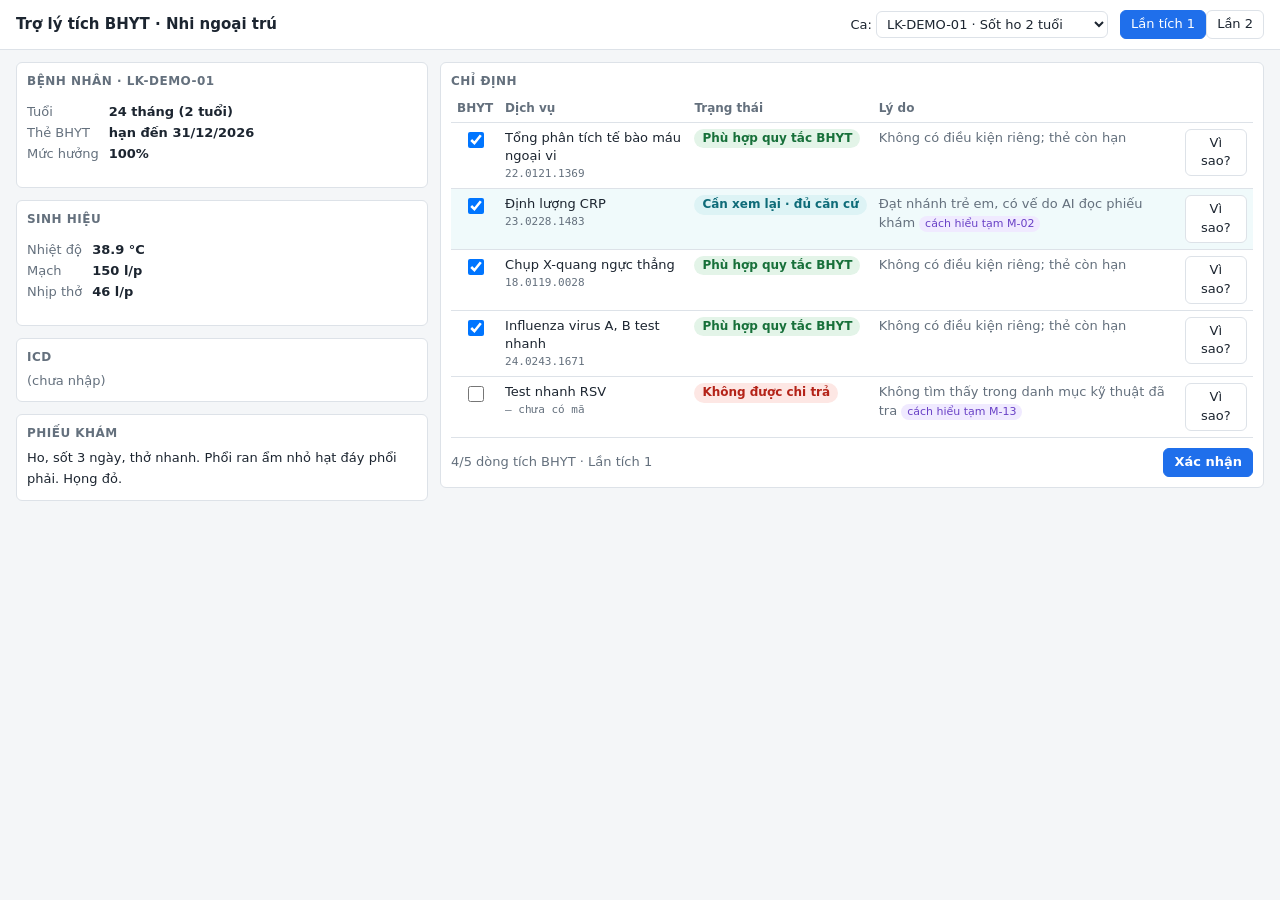
<file: prototypes/a-hai-cot.html>
<!doctype html>
<html lang="vi">
<head>
<meta charset="utf-8">
<meta name="viewport" content="width=device-width,initial-scale=1">
<title>Trợ lý BHYT · Hai cột</title>
<style>
/* ===== THEME: sửa ở đây để đổi giao diện ===== */
:root {
  /* Font */
  --font: "Segoe UI", system-ui, -apple-system, Roboto, sans-serif;
  --font-mono: Consolas, "Cascadia Mono", monospace;
  --fs: 13px;            /* cỡ chữ gốc */
  --fs-sm: 12px;         /* chữ phụ, badge */
  /* Khoảng cách & bo góc */
  --gap: 12px;           /* khoảng giữa khối */
  --pad: 10px;           /* padding trong khối */
  --radius: 6px;         /* bo góc khối */
  --radius-pill: 999px;  /* bo góc badge */
  /* Màu nền / chữ */
  --bg: #f4f6f8;
  --panel: #ffffff;
  --text: #1c2530;
  --muted: #64707d;
  --border: #dde2e8;
  --accent: #1f6feb;     /* nút chính, viền chọn */
  --row-sel: #eaf2ff;    /* dòng đang chọn */
  /* 4 trạng thái: chữ / nền */
  --ok: #17703a;      --ok-bg: #e3f4e8;      /* Phù hợp quy tắc BHYT */
  --cc: #0e6b78;      --cc-bg: #ddf3f5;      /* Cần xem lại · đủ căn cứ */
  --rv: #8a5a00;      --rv-bg: #fdf1d6;      /* Cần xem lại */
  --no: #b42318;      --no-bg: #fde7e4;      /* Không được chi trả */
  --tint-cc: #f0fafb;    /* tô dòng đủ căn cứ */
  --hl: #fff09a;         /* tô trích dẫn A1 trong phiếu khám */
  --tag: #6941c6; --tag-bg: #f0eaff; /* nhãn cách hiểu tạm M-xx */
}
@media (prefers-color-scheme: dark) {
  :root {
    --bg: #12161b; --panel: #1b2128; --text: #e3e8ee; --muted: #94a0ad; --border: #2d3540;
    --accent: #58a6ff; --row-sel: #1d2b3d;
    --ok: #6fd391; --ok-bg: #173323;  --cc: #63d0de; --cc-bg: #12343a;
    --rv: #f2c35b; --rv-bg: #3a2e10;  --no: #ff8b7e; --no-bg: #3d1a17;
    --tint-cc: #15292d; --hl: #6b5d00; --tag: #c3a8ff; --tag-bg: #2b2141;
  }
}
/* ===== hết THEME ===== */
*{box-sizing:border-box}
body{margin:0;background:var(--bg);color:var(--text);font:var(--fs)/1.45 var(--font)}
header{display:flex;gap:var(--gap);align-items:center;flex-wrap:wrap;padding:var(--pad) 16px;background:var(--panel);border-bottom:1px solid var(--border)}
header h1{font-size:15px;margin:0 auto 0 0}
select,button,input{font:inherit;color:inherit}
select,input[type=text]{background:var(--panel);border:1px solid var(--border);border-radius:var(--radius);padding:4px 6px}
button{cursor:pointer;border:1px solid var(--border);background:var(--panel);border-radius:var(--radius);padding:4px 10px}
button.primary{background:var(--accent);border-color:var(--accent);color:#fff;font-weight:600}
.seg button.on{background:var(--accent);color:#fff;border-color:var(--accent)}
.seg button:disabled{opacity:.4;cursor:default}
main{display:grid;grid-template-columns:minmax(260px,1fr) 2fr;gap:var(--gap);padding:var(--gap) 16px}
@media (max-width:820px){main{grid-template-columns:1fr}}
.card{background:var(--panel);border:1px solid var(--border);border-radius:var(--radius);padding:var(--pad);margin-bottom:var(--gap)}
.card h2{font-size:var(--fs-sm);text-transform:uppercase;letter-spacing:.04em;color:var(--muted);margin:0 0 6px}
.kv{display:grid;grid-template-columns:auto 1fr;gap:2px 10px}
.kv dt{color:var(--muted)} .kv dd{margin:0;font-weight:600}
.expired{color:var(--no)}
.phieu{white-space:pre-wrap;line-height:1.6}
mark{background:var(--hl);color:inherit;border-radius:3px;padding:0 2px}
table{width:100%;border-collapse:collapse}
th{font-size:var(--fs-sm);color:var(--muted);text-align:left;font-weight:600;padding:4px 6px;border-bottom:1px solid var(--border)}
td{padding:6px;border-bottom:1px solid var(--border);vertical-align:top}
tr.row{cursor:pointer} tr.row:hover td{background:var(--row-sel)}
tr.tint td{background:var(--tint-cc)}
tr.sel td{background:var(--row-sel);box-shadow:inset 0 0 0 0 var(--accent)} tr.sel td:first-child{box-shadow:inset 3px 0 var(--accent)}
td.cb{width:34px;text-align:center} td.cb input{width:16px;height:16px}
.ma{font-family:var(--font-mono);font-size:11px;color:var(--muted)}
.badge{display:inline-block;white-space:nowrap;font-size:var(--fs-sm);font-weight:600;padding:1px 8px;border-radius:var(--radius-pill)}
.s-ok{color:var(--ok);background:var(--ok-bg)} .s-cc{color:var(--cc);background:var(--cc-bg)}
.s-rv{color:var(--rv);background:var(--rv-bg)} .s-no{color:var(--no);background:var(--no-bg)}
.lydo{color:var(--muted)}
.tag{display:inline-block;font-size:11px;padding:0 6px;border-radius:var(--radius-pill);color:var(--tag);background:var(--tag-bg);margin-left:4px}
.picker{margin-top:6px;display:flex;flex-wrap:wrap;gap:4px;align-items:center;font-size:var(--fs-sm)}
.picker button{padding:2px 8px;font-size:var(--fs-sm)} .picker button.on{border-color:var(--accent);color:var(--accent);font-weight:600}
.picker .hint{color:var(--muted)}
.canc{border-left:3px solid var(--accent);padding:4px 8px;margin:6px 0;font-style:italic;background:var(--bg)}
.cl td{font-size:var(--fs-sm)}
.r-dat{color:var(--ok);font-weight:600} .r-chua_thay{color:var(--rv);font-weight:600} .r-chua_du{color:var(--muted);font-weight:600} .r-khong_dat{color:var(--no);font-weight:600}
.src{font-family:var(--font-mono);font-size:11px;padding:0 4px;border:1px solid var(--border);border-radius:3px}
.foot{display:flex;justify-content:space-between;align-items:center;gap:var(--gap);margin-top:var(--pad)}
pre{font:11px/1.5 var(--font-mono);white-space:pre-wrap;word-break:break-all;margin:0;max-height:340px;overflow:auto}
.muted{color:var(--muted)}
</style>
</head>
<body>
<header>
  <h1>Trợ lý tích BHYT · Nhi ngoại trú</h1>
  <label>Ca: <select id="ca"></select></label>
  <span class="seg" id="lan"><button data-l="1">Lần tích 1</button><button data-l="2">Lần 2</button></span>
</header>
<main>
  <section id="left"></section>
  <section>
    <div class="card">
      <h2>Chỉ định</h2>
      <table><thead><tr><th>BHYT</th><th>Dịch vụ</th><th>Trạng thái</th><th>Lý do</th><th></th></tr></thead><tbody id="rows"></tbody></table>
      <div class="foot"><span class="muted" id="sum"></span><button class="primary" id="ok">Xác nhận</button></div>
    </div>
    <div class="card" id="why" hidden></div>
    <div class="card" id="log" hidden><h2>Sẽ ghi vào logs/xac-nhan.jsonl</h2><pre id="logtxt"></pre></div>
  </section>
</main>
<script>
// ---- Mock (rút từ data/test-cases/demo.yaml; thẻ, căn cứ, checklist là giả lập) ----
const S = {ok:"Phù hợp quy tắc BHYT", cc:"Cần xem lại · đủ căn cứ", rv:"Cần xem lại", no:"Không được chi trả"};
const GOI_Y = {ok:"tich", cc:"tich", rv:null, no:"trong"}; // F-10
const RULE_V = "rules@3f9a1c2";
const CTH = "TT 35/2016 & danh mục DVKT (giả lập)";
const L = {
  ctm:{ma:"22.0121.1369",ten:"Tổng phân tích tế bào máu ngoại vi",st:"ok",ly:"Không có điều kiện riêng; thẻ còn hạn",cl:[],cc:[]},
  crp1:{ma:"23.0228.1483",ten:"Định lượng CRP",st:"cc",ly:"Đạt nhánh trẻ em, có vế do AI đọc phiếu khám",
    a1:"Phổi ran ẩm nhỏ hạt đáy phổi phải",
    cc:["CRP được thanh toán khi: sốt ≥ 38°C HOẶC có dấu hiệu nghi nhiễm khuẩn (lâm sàng) …"],
    cl:[{nhanh:"a_tre_em",id:"V1",mo_ta:"Nhiệt độ ≥ 38°C",ket_qua:"dat",nguon:"nhap",bc:"38.9 ≥ 38"},
        {nhanh:"a_tre_em",id:"V2",mo_ta:"Nhịp thở nhanh theo tuổi",ket_qua:"dat",nguon:"nhap",bc:"NT 46 ≥ 40 (12–59 tháng)",m:"M-02"},
        {nhanh:"a_tre_em",id:"V3",mo_ta:"Dấu hiệu nghi nhiễm khuẩn hô hấp dưới",ket_qua:"dat",nguon:"a1",bc:"A1 trích nguyên văn",trich:"Phổi ran ẩm nhỏ hạt đáy phổi phải"}]},
  xq:{ma:"18.0119.0028",ten:"Chụp X-quang ngực thẳng",st:"ok",ly:"Không có điều kiện riêng; thẻ còn hạn",cl:[],cc:[]},
  flu:{ma:"24.0243.1671",ten:"Influenza virus A, B test nhanh",st:"ok",ly:"Không có điều kiện riêng; thẻ còn hạn",cl:[],cc:[]},
  rsv:{ma:null,ten:"Test nhanh RSV",st:"no",ly:"Không tìm thấy trong danh mục kỹ thuật đã tra",m:"M-13",
    cc:["Danh mục DVKT BHYT (bản đã tra 10/2026): không có mục 'RSV test nhanh'"],
    cl:[{nhanh:"R1",id:"R1",mo_ta:"Có trong danh mục BHYT",ket_qua:"khong_dat",nguon:"nhap",bc:"không có mã",m:"M-13"}]},
  pct:{ma:"23.0130.1549",ten:"Định lượng Procalcitonin",st:"rv",ly:"Điều kiện có vế 'nhiễm trùng huyết hoặc rối loạn ≥ 2 cơ quan'; phiếu khám chưa thấy nội dung tương ứng",
    cc:["PCT được thanh toán khi: nghi nhiễm trùng huyết HOẶC rối loạn chức năng ≥ 2 cơ quan …"],
    cl:[{nhanh:"a",id:"V1",mo_ta:"Nghi nhiễm trùng huyết",ket_qua:"chua_thay",nguon:"a1",bc:"phiếu khám chưa thấy"},
        {nhanh:"a",id:"V2",mo_ta:"Rối loạn chức năng ≥ 2 cơ quan",ket_qua:"chua_du",nguon:"a1",bc:"chưa đủ dữ liệu",m:"M-08"}]},
  crp3:{ma:"23.0228.1483",ten:"Định lượng CRP",st:"no",ly:"Nhiệt độ ≥ 38°C: 37.2°C chưa đạt (cách hiểu tạm M-16, chưa được bác sĩ duyệt)",
    cc:["CRP được thanh toán khi: sốt ≥ 38°C …"],
    cl:[{nhanh:"a_tre_em",id:"V1",mo_ta:"Nhiệt độ ≥ 38°C",ket_qua:"khong_dat",nguon:"nhap",bc:"37.2 < 38",m:"M-16"}]},
  sa:{ma:"18.0015.0001",ten:"Siêu âm ổ bụng",st:"ok",ly:"Không có điều kiện riêng; thẻ còn hạn",cl:[],cc:[]},
  ntieu:{ma:"23.0206.1596",ten:"Tổng phân tích nước tiểu",st:"ok",ly:"Không có điều kiện riêng; thẻ còn hạn",cl:[],cc:[]},
};
const P1="Ho, sốt 3 ngày, thở nhanh. Phổi ran ẩm nhỏ hạt đáy phổi phải. Họng đỏ.";
const CASES = {
  "LK-DEMO-01":{ten:"Sốt ho 2 tuổi",tuoi:24,the:{han_den:"31/12/2026",muc_huong:100},lan:{
    1:{icd:[],sh:{nhiet_do:38.9,mach:150,nhip_tho:46},pk:P1,cd:[L.ctm,L.crp1,L.xq,L.flu,L.rsv]},
    2:{icd:["J18.9"],sh:{nhiet_do:38.9,mach:150,nhip_tho:46},pk:P1+" X-quang: đám mờ đáy phải. Trẻ tỉnh, ăn kém, SpO2 95%.",cd:[L.ctm,L.crp1,L.xq,L.flu,L.rsv,L.pct]}}},
  "LK-DEMO-03":{ten:"Đau bụng 5 tuổi",tuoi:60,the:{han_den:"30/06/2027",muc_huong:80},lan:{
    1:{icd:["R10.4"],sh:{nhiet_do:37.2,mach:100,nhip_tho:24},pk:"Đau bụng quanh rốn 1 ngày, nôn 1 lần. Ấn đau hố chậu phải, không phản ứng thành bụng.",cd:[L.ctm,L.crp3,L.sa,L.ntieu]}}},
};
const LYDO = {nguoi_nha_yeu_cau:"Người nhà yêu cầu → tự túc", loai_tru_theo_doi:"Loại trừ, theo dõi nghi ngờ", khac:"Khác"};
const KQ = {dat:"đạt",chua_thay:"chưa thấy",chua_du:"chưa đủ dữ liệu",khong_dat:"chưa đạt"};

// ---- State ----
let ca="LK-DEMO-01", lan=1, sel=null, st=[]; // st[i] = {chon:bool, ly:{loai,ghi_chu}|null}
const $=id=>document.getElementById(id);
const esc=s=>String(s).replace(/[&<>"]/g,c=>({"&":"&amp;","<":"&lt;",">":"&gt;",'"':"&quot;"}[c]));
const cur=()=>CASES[ca].lan[lan];
const needReason=(r,s)=>(GOI_Y[r.st]==="tich"&&!s.chon)||(r.st==="no"&&s.chon); // F-12

function load(){
  st=cur().cd.map(r=>({chon:GOI_Y[r.st]==="tich",ly:null})); sel=null;
  $("log").hidden=true; render();
}
function render(){
  const c=CASES[ca], d=cur();
  document.querySelectorAll("#lan button").forEach(b=>{b.classList.toggle("on",+b.dataset.l===lan);b.disabled=!c.lan[b.dataset.l]});
  // Left
  const quote = sel!=null && d.cd[sel].a1;
  let pk=esc(d.pk); if(quote) pk=pk.replace(esc(quote),"<mark>"+esc(quote)+"</mark>");
  $("left").innerHTML=`
   <div class="card"><h2>Bệnh nhân · ${ca}</h2><dl class="kv">
     <dt>Tuổi</dt><dd>${c.tuoi} tháng (${(c.tuoi/12).toFixed(c.tuoi%12?1:0)} tuổi)</dd>
     <dt>Thẻ BHYT</dt><dd>hạn đến ${c.the.han_den}</dd>
     <dt>Mức hưởng</dt><dd>${c.the.muc_huong}%</dd></dl></div>
   <div class="card"><h2>Sinh hiệu</h2><dl class="kv">
     <dt>Nhiệt độ</dt><dd>${d.sh.nhiet_do} °C</dd><dt>Mạch</dt><dd>${d.sh.mach} l/p</dd><dt>Nhịp thở</dt><dd>${d.sh.nhip_tho} l/p</dd></dl></div>
   <div class="card"><h2>ICD</h2>${d.icd.length?d.icd.map(esc).join(", "):'<span class="muted">(chưa nhập)</span>'}</div>
   <div class="card"><h2>Phiếu khám</h2><div class="phieu">${pk}</div></div>`;
  // Rows
  $("rows").innerHTML=d.cd.map((r,i)=>{
    const s=st[i], tags=[...new Set([r.m,...r.cl.map(v=>v.m)].filter(Boolean))];
    const pick = needReason(r,s) ? `<div class="picker"><span class="hint">Lý do (không bắt buộc):</span>${
      Object.entries(LYDO).map(([k,v])=>`<button data-i="${i}" data-k="${k}" class="${s.ly&&s.ly.loai===k?"on":""}">${v}</button>`).join("")}${
      s.ly&&s.ly.loai==="khac"?`<input type="text" data-note="${i}" placeholder="ghi chú" value="${esc(s.ly.ghi_chu||"")}">`:""}</div>`:"";
    return `<tr class="row ${r.st==="cc"?"tint":""} ${sel===i?"sel":""}" data-row="${i}">
      <td class="cb"><input type="checkbox" data-cb="${i}" ${s.chon?"checked":""} aria-label="BHYT ${esc(r.ten)}"></td>
      <td>${esc(r.ten)}<div class="ma">${r.ma||"— chưa có mã"}</div></td>
      <td><span class="badge s-${r.st}">${S[r.st]}</span></td>
      <td class="lydo">${esc(r.ly)}${tags.map(t=>`<span class="tag">cách hiểu tạm ${t}</span>`).join("")}${pick}</td>
      <td><button data-why="${i}">Vì sao?</button></td></tr>`}).join("");
  $("sum").textContent=`${st.filter(s=>s.chon).length}/${st.length} dòng tích BHYT · Lần tích ${lan}`;
  // Why
  const w=$("why");
  if(sel==null){w.hidden=true;return}
  const r=d.cd[sel]; w.hidden=false;
  w.innerHTML=`<h2>Vì sao? · ${esc(r.ten)}</h2>
    <div><span class="badge s-${r.st}">${S[r.st]}</span> ${esc(r.ly)}</div>
    ${r.cc.length?`<div class="muted" style="margin-top:6px">Căn cứ (${CTH}):</div>`+r.cc.map(x=>`<div class="canc">${esc(x)}</div>`).join(""):'<div class="muted" style="margin-top:6px">Không có điều kiện riêng cho dịch vụ này.</div>'}
    ${r.cl.length?`<table class="cl"><thead><tr><th>Nhánh</th><th>Vế</th><th>Kết quả</th><th>Nguồn</th><th>Bằng chứng</th></tr></thead><tbody>${
      r.cl.map(v=>`<tr><td>${v.nhanh}</td><td>${v.id} · ${esc(v.mo_ta)}${v.m?`<span class="tag">cách hiểu tạm ${v.m}</span>`:""}</td>
       <td class="r-${v.ket_qua}">${KQ[v.ket_qua]}</td><td><span class="src">${v.nguon}</span></td>
       <td>${esc(v.bc)}${v.trich?`<div class="canc">“${esc(v.trich)}”</div>`:""}</td></tr>`).join("")}</tbody></table>`:""}`;
}
function confirmAll(){
  const c=CASES[ca], d=cur(), t=new Date().toISOString();
  const lines=d.cd.map((r,i)=>{const s=st[i];return JSON.stringify({
    thoi_gian:t,luot_kham:ca,lan_tich:lan,thu_tu:i+1,ma:r.ma,ten:r.ten,trang_thai:S[r.st],
    o_bhyt_goi_y:GOI_Y[r.st],bac_si_chon:s.chon?"tich":"khong_tich",
    ly_do_bac_si:needReason(r,s)?(s.ly||{loai:null,ghi_chu:null}):null,
    checklist:r.cl.map(v=>({nhanh:v.nhanh,id:v.id,mo_ta:v.mo_ta,ket_qua:v.ket_qua==="chua_du"?"chua_du_du_lieu":v.ket_qua,nguon_ket_qua:v.nguon,bang_chung:v.bc,trich_dan:v.trich||null,diem_mo_ho:v.m?[v.m]:[]})),
    can_cu:r.cc,phien_ban_rule:RULE_V,
    dau_vao:{tuoi:c.tuoi,the:c.the,icd:d.icd,sinh_hieu:d.sh,lich_su_da_dung:[]}})});
  $("logtxt").textContent=lines.join("\n"); $("log").hidden=false; $("log").scrollIntoView({behavior:"smooth"});
}

// ---- Events ----
$("ca").innerHTML=Object.entries(CASES).map(([k,v])=>`<option value="${k}">${k} · ${v.ten}</option>`).join("");
$("ca").onchange=e=>{ca=e.target.value;lan=1;load()};
$("lan").onclick=e=>{const l=+e.target.dataset.l;if(l&&CASES[ca].lan[l]){lan=l;load()}};
$("ok").onclick=confirmAll;
$("rows").addEventListener("click",e=>{
  const t=e.target;
  if(t.dataset.cb!=null){const i=+t.dataset.cb;st[i].chon=t.checked;if(!needReason(cur().cd[i],st[i]))st[i].ly=null;render();return}
  if(t.dataset.k){const i=+t.dataset.i;st[i].ly={loai:t.dataset.k,ghi_chu:t.dataset.k==="khac"?"":null};render();return}
  if(t.dataset.note!=null)return;
  const tr=t.closest("tr.row"); if(tr){sel=+tr.dataset.row;render()}
});
$("rows").addEventListener("input",e=>{const i=e.target.dataset.note;if(i!=null)st[+i].ly.ghi_chu=e.target.value});
load();
</script>
</body>
</html>
</file>
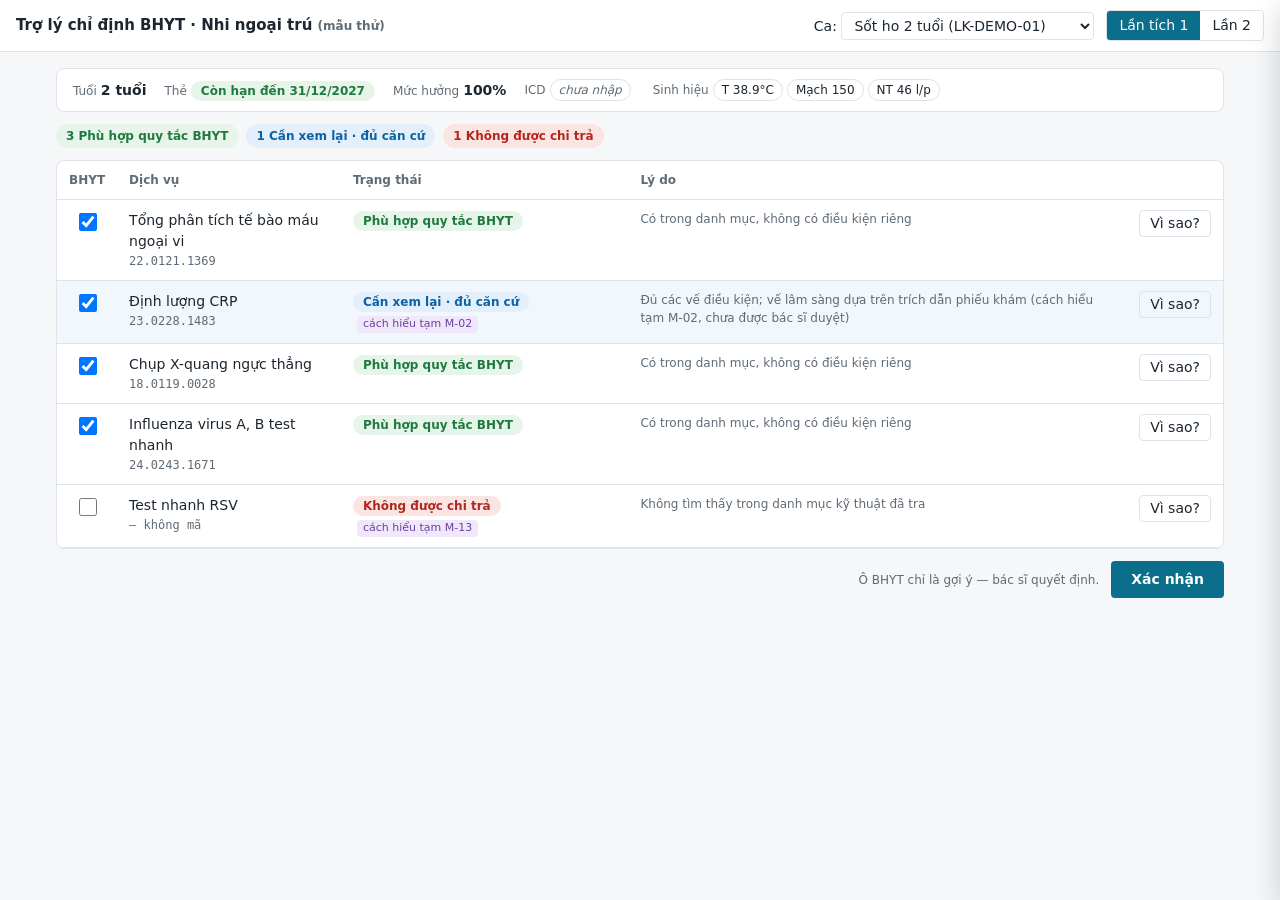
<file: prototypes/b-bang-ngan-keo.html>
<!doctype html>
<html lang="vi">
<head>
<meta charset="utf-8">
<meta name="viewport" content="width=device-width, initial-scale=1">
<title>Bảng + ngăn kéo</title>
<style>
/* ===== THEME: chỉnh toàn bộ giao diện tại đây ===== */
:root{
  /* Font */
  --font: "Segoe UI", system-ui, -apple-system, Roboto, sans-serif;
  --font-mono: Consolas, "SF Mono", monospace;
  --fs: 14px;            /* cỡ chữ gốc */
  --fs-sm: 12px;         /* chữ phụ, chip */
  /* Bo góc & khoảng cách */
  --radius: 8px;
  --radius-sm: 4px;
  --gap: 12px;
  --pad: 16px;
  --drawer-w: 460px;     /* độ rộng ngăn kéo */
  /* Nền & chữ */
  --bg: #f5f7f9;
  --surface: #ffffff;
  --border: #dde3e8;
  --text: #1c2630;
  --muted: #5f6b76;
  --accent: #0b6e8a;     /* nút chính */
  --accent-text: #ffffff;
  --shadow: 0 8px 28px rgba(15,30,45,.18);
  /* 4 trạng thái: màu chữ/viền + nền nhạt */
  --ok: #1f7a3d;     --ok-bg: #e6f4ea;        /* Phù hợp quy tắc BHYT */
  --du: #0b62a4;     --du-bg: #e3effa;        /* Cần xem lại · đủ căn cứ */
  --row-du: #f1f7fd;                          /* tô màu dòng đủ căn cứ */
  --rv: #9a6200;     --rv-bg: #fdf1d8;        /* Cần xem lại */
  --no: #b3261e;     --no-bg: #fbe5e3;        /* Không được chi trả */
  /* Đoạn trích A1 trong phiếu khám */
  --hl: #ffe58a;     --hl-text: #1c2630;
  --tag: #6b3fa0;    --tag-bg: #f0e8fa;       /* nhãn "cách hiểu tạm" */
}
@media (prefers-color-scheme: dark){
  :root{
    --bg:#12171c; --surface:#1b2229; --border:#2e3943; --text:#e4eaef; --muted:#97a3ad;
    --accent:#3fb3d3; --accent-text:#0d1a20; --shadow:0 8px 28px rgba(0,0,0,.5);
    --ok:#6fd08f; --ok-bg:#183323; --du:#78b8f0; --du-bg:#162b40; --row-du:#17222e;
    --rv:#f0bd5a; --rv-bg:#3a2c12; --no:#f3867e; --no-bg:#3d1c1a;
    --hl:#6b5a12; --hl-text:#fff7d6; --tag:#c7a6f0; --tag-bg:#2d2140;
  }
}
/* ===== hết THEME ===== */
*{box-sizing:border-box}
body{margin:0;background:var(--bg);color:var(--text);font:var(--fs)/1.5 var(--font)}
header{display:flex;flex-wrap:wrap;gap:var(--gap);align-items:center;padding:10px var(--pad);background:var(--surface);border-bottom:1px solid var(--border)}
header h1{font-size:15px;margin:0 auto 0 0}
select,button,input{font:inherit;color:inherit}
select,input[type=text]{background:var(--surface);border:1px solid var(--border);border-radius:var(--radius-sm);padding:4px 8px}
.seg{display:inline-flex;border:1px solid var(--border);border-radius:var(--radius-sm);overflow:hidden}
.seg button{border:0;background:var(--surface);padding:4px 12px;cursor:pointer}
.seg button.on{background:var(--accent);color:var(--accent-text)}
.seg button:disabled{opacity:.4;cursor:not-allowed}
main{padding:var(--pad);max-width:1200px;margin:auto}
.strip{display:flex;flex-wrap:wrap;gap:8px 18px;align-items:center;background:var(--surface);border:1px solid var(--border);border-radius:var(--radius);padding:10px var(--pad);margin-bottom:var(--gap)}
.strip .k{color:var(--muted);font-size:var(--fs-sm);margin-right:4px}
.chip{display:inline-block;padding:1px 8px;border-radius:999px;border:1px solid var(--border);font-size:var(--fs-sm);margin-right:4px}
.chip.empty{color:var(--muted);font-style:italic}
.counter{display:flex;flex-wrap:wrap;gap:8px;margin-bottom:var(--gap)}
.pill{padding:3px 10px;border-radius:999px;font-size:var(--fs-sm);font-weight:600;white-space:nowrap}
.s-ok{color:var(--ok);background:var(--ok-bg)} .s-du{color:var(--du);background:var(--du-bg)}
.s-rv{color:var(--rv);background:var(--rv-bg)} .s-no{color:var(--no);background:var(--no-bg)}
.tablewrap{background:var(--surface);border:1px solid var(--border);border-radius:var(--radius);overflow-x:auto}
table{width:100%;border-collapse:collapse}
th,td{text-align:left;padding:10px 12px;border-bottom:1px solid var(--border);vertical-align:top}
th{font-size:var(--fs-sm);color:var(--muted);font-weight:600}
tr.du>td{background:var(--row-du)}
tr.sel>td{outline:2px solid var(--accent);outline-offset:-2px}
td.bh{width:60px;text-align:center} td.bh input{width:18px;height:18px;cursor:pointer}
.ma{font-family:var(--font-mono);font-size:var(--fs-sm);color:var(--muted)}
.reason{color:var(--muted);font-size:var(--fs-sm)}
.why{background:none;border:1px solid var(--border);border-radius:var(--radius-sm);padding:2px 10px;cursor:pointer;white-space:nowrap}
.why:hover{border-color:var(--accent);color:var(--accent)}
.tag{display:inline-block;font-size:11px;padding:0 6px;border-radius:var(--radius-sm);color:var(--tag);background:var(--tag-bg);margin-left:4px}
.picker{margin-top:8px;padding:8px;border:1px dashed var(--border);border-radius:var(--radius-sm);font-size:var(--fs-sm);display:flex;flex-wrap:wrap;gap:6px;align-items:center}
.picker label{display:inline-flex;gap:4px;align-items:center;cursor:pointer}
.picker input[type=text]{flex:1;min-width:140px}
.actions{display:flex;justify-content:flex-end;gap:var(--gap);margin-top:var(--gap);align-items:center}
.btn{background:var(--accent);color:var(--accent-text);border:0;border-radius:var(--radius-sm);padding:8px 20px;cursor:pointer;font-weight:600}
pre.log{background:var(--surface);border:1px solid var(--border);border-radius:var(--radius);padding:var(--pad);font:12px/1.45 var(--font-mono);white-space:pre-wrap;word-break:break-all;max-height:360px;overflow:auto}
/* Drawer */
.scrim{position:fixed;inset:0;background:rgba(0,0,0,.25);opacity:0;pointer-events:none;transition:opacity .2s}
.drawer{position:fixed;top:0;right:0;height:100%;width:min(var(--drawer-w),100vw);background:var(--surface);box-shadow:var(--shadow);transform:translateX(100%);transition:transform .22s ease;overflow-y:auto;padding:var(--pad)}
body.open .scrim{opacity:1;pointer-events:auto} body.open .drawer{transform:none}
.drawer h2{font-size:16px;margin:4px 0 8px} .drawer h3{font-size:var(--fs-sm);text-transform:uppercase;letter-spacing:.04em;color:var(--muted);margin:18px 0 6px}
.close{float:right;background:none;border:0;font-size:20px;cursor:pointer;color:var(--muted)}
blockquote{margin:0;padding:8px 12px;border-left:3px solid var(--border);background:var(--bg);border-radius:0 var(--radius-sm) var(--radius-sm) 0;font-size:13px}
blockquote cite{display:block;font-style:normal;color:var(--muted);font-size:var(--fs-sm);margin-top:4px}
.ck{list-style:none;padding:0;margin:0} .ck li{padding:8px 0;border-bottom:1px solid var(--border)}
.ck .res{font-weight:600;font-size:var(--fs-sm)} .src{font-size:11px;color:var(--muted);border:1px solid var(--border);border-radius:var(--radius-sm);padding:0 5px;margin-left:4px}
.r-dat{color:var(--ok)} .r-chua_thay{color:var(--rv)} .r-chua_du{color:var(--muted)} .r-khong_dat{color:var(--no)}
.ev{font-size:var(--fs-sm);color:var(--muted)}
mark{background:var(--hl);color:var(--hl-text);padding:0 2px;border-radius:2px}
details summary{cursor:pointer;color:var(--accent);font-size:var(--fs-sm);margin-top:8px}
.note{font-size:var(--fs-sm);color:var(--muted)}
</style>
</head>
<body>
<header>
  <h1>Trợ lý chỉ định BHYT · Nhi ngoại trú <span class="note">(mẫu thử)</span></h1>
  <label>Ca: <select id="caseSel"></select></label>
  <span class="seg" id="lanSeg"><button data-l="1">Lần tích 1</button><button data-l="2">Lần 2</button></span>
</header>
<main>
  <section class="strip" id="strip"></section>
  <div class="counter" id="counter"></div>
  <div class="tablewrap"><table>
    <thead><tr><th>BHYT</th><th>Dịch vụ</th><th>Trạng thái</th><th>Lý do</th><th></th></tr></thead>
    <tbody id="rows"></tbody>
  </table></div>
  <div class="actions"><span class="note">Ô BHYT chỉ là gợi ý — bác sĩ quyết định.</span><button class="btn" id="confirm">Xác nhận</button></div>
  <div id="logOut"></div>
</main>
<div class="scrim" id="scrim"></div>
<aside class="drawer" id="drawer"></aside>

<script>
// Mock data — rút từ data/test-cases/demo.yaml (DEMO-01/02 cùng lượt, DEMO-03). Căn cứ & thẻ là dữ liệu giả để minh hoạ.
const ST = {ok:"Phù hợp quy tắc BHYT", du:"Cần xem lại · đủ căn cứ", rv:"Cần xem lại", no:"Không được chi trả"};
const THE = {so:"TE1797900012345", han_den:"31/12/2027", con_han:true, muc_huong:100};
const CC_CRP = {van_ban:"TT 35/2016/TT-BYT, Phụ lục (mock)", trich:"Chỉ định định lượng CRP khi trẻ sốt kèm dấu hiệu nghi nhiễm khuẩn hoặc viêm phổi trên lâm sàng."};
const CC_PCT = {van_ban:"TT 35/2016/TT-BYT, Phụ lục (mock)", trich:"Procalcitonin được thanh toán khi nghi ngờ nhiễm trùng huyết hoặc rối loạn chức năng từ 2 cơ quan trở lên."};
const CC_DM = {van_ban:"Danh mục kỹ thuật BHYT đã tra (mock)", trich:"Không có mã dịch vụ tương ứng cho \"Test nhanh RSV\"."};
const ok = (ma,ten)=>({ma,ten,st:"ok",ly_do:"Có trong danh mục, không có điều kiện riêng",checklist:[],can_cu:[]});
const rowsLK1 = (icd)=>[
  ok("22.0121.1369","Tổng phân tích tế bào máu ngoại vi"),
  {ma:"23.0228.1483",ten:"Định lượng CRP",st:"du",
   ly_do:"Đủ các vế điều kiện; vế lâm sàng dựa trên trích dẫn phiếu khám (cách hiểu tạm M-02, chưa được bác sĩ duyệt)",
   quote:"Phổi ran ẩm nhỏ hạt đáy phổi phải", can_cu:[CC_CRP],
   checklist:[
     {id:"V1",mo_ta:"Nhiệt độ ≥ 38,5°C",ket_qua:"dat",nguon:"nhap",bang_chung:"Nhiệt độ nhập 38,9°C"},
     {id:"V2",mo_ta:"Thở nhanh theo tuổi (12–59 tháng: ≥ 40 l/p)",ket_qua:"dat",nguon:"nhap",bang_chung:"Nhịp thở 46 ≥ 40",m:"M-02"},
     {id:"V3",mo_ta:"Dấu hiệu viêm phổi trên lâm sàng",ket_qua:"dat",nguon:"a1",bang_chung:"A1 trích nguyên văn, khớp phiếu khám"},
     {id:"V4",mo_ta:"ICD nhóm nhiễm khuẩn hô hấp",ket_qua:icd?"dat":"chua_du",nguon:"nhap",bang_chung:icd?"ICD J18.9":"Chưa nhập ICD — vế phụ, không bắt buộc ở nhánh trẻ em"}]},
  ok("18.0119.0028","Chụp X-quang ngực thẳng"),
  ok("24.0243.1671","Influenza virus A, B test nhanh"),
  {ma:null,ten:"Test nhanh RSV",st:"no",ly_do:"Không tìm thấy trong danh mục kỹ thuật đã tra",can_cu:[CC_DM],
   checklist:[{id:"R1",mo_ta:"Có trong danh mục BHYT",ket_qua:"khong_dat",nguon:"nhap",bang_chung:"Không có mã",m:"M-13"}]}];
const CASES = {
  "LK-DEMO-01":{ten:"Sốt ho 2 tuổi (LK-DEMO-01)",tuoi_thang:24,the:THE,lan:{
    1:{icd:[],sinh_hieu:{nhiet_do:38.9,mach:150,nhip_tho:46},
       phieu:"Ho, sốt 3 ngày, thở nhanh. Phổi ran ẩm nhỏ hạt đáy phổi phải. Họng đỏ.",rows:rowsLK1(false)},
    2:{icd:["J18.9"],sinh_hieu:{nhiet_do:38.9,mach:150,nhip_tho:46},
       phieu:"Ho, sốt 3 ngày, thở nhanh. Phổi ran ẩm nhỏ hạt đáy phổi phải. Họng đỏ. X-quang: đám mờ đáy phải. Trẻ tỉnh, ăn kém, SpO2 95%.",
       rows:[...rowsLK1(true),
        {ma:"23.0130.1549",ten:"Định lượng Procalcitonin",st:"rv",
         ly_do:"Điều kiện có vế 'Nghi nhiễm trùng huyết hoặc rối loạn ≥ 2 cơ quan'; phiếu khám chưa thấy nội dung tương ứng (cách hiểu tạm M-08, chưa được bác sĩ duyệt)",
         can_cu:[CC_PCT],quote:"Trẻ tỉnh, ăn kém, SpO2 95%",
         checklist:[
          {id:"V1",mo_ta:"Nghi nhiễm trùng huyết",ket_qua:"chua_thay",nguon:"a1",bang_chung:"A1: phiếu khám chưa thấy",m:"M-08"},
          {id:"V2",mo_ta:"Rối loạn chức năng ≥ 2 cơ quan",ket_qua:"chua_thay",nguon:"a1",bang_chung:"A1: đoạn liên quan nhất được tô bên dưới"}]}]}}},
  "LK-DEMO-03":{ten:"Đau bụng 5 tuổi (LK-DEMO-03)",tuoi_thang:60,the:THE,lan:{
    1:{icd:["R10.4"],sinh_hieu:{nhiet_do:37.2,mach:100,nhip_tho:24},
       phieu:"Đau bụng quanh rốn 1 ngày, nôn 1 lần. Ấn đau hố chậu phải, không phản ứng thành bụng.",
       rows:[ok("22.0121.1369","Tổng phân tích tế bào máu ngoại vi"),
        {ma:"23.0228.1483",ten:"Định lượng CRP",st:"no",ly_do:"Nhiệt độ ≥ 38,5°C: nhiệt độ nhập 37,2°C chưa đạt (cách hiểu tạm M-16, chưa được bác sĩ duyệt)",can_cu:[CC_CRP],
         checklist:[{id:"V1",mo_ta:"Nhiệt độ ≥ 38,5°C",ket_qua:"khong_dat",nguon:"nhap",bang_chung:"37,2 < 38,5",m:"M-16"},
                    {id:"V3",mo_ta:"Dấu hiệu viêm phổi trên lâm sàng",ket_qua:"chua_thay",nguon:"a1",bang_chung:"A1: phiếu khám chưa thấy"}]},
        ok("18.0015.0001","Siêu âm ổ bụng"),ok("23.0206.1596","Tổng phân tích nước tiểu")]}}}
};
const RES = {dat:"Đạt",chua_thay:"Chưa thấy",chua_du:"Chưa đủ dữ liệu",khong_dat:"Chưa đạt"};
const REASONS = {nguoi_nha_yeu_cau:"Người nhà yêu cầu → tự túc",loai_tru_theo_doi:"Loại trừ, theo dõi nghi ngờ",khac:"Khác"};
const goiY = st => st==="ok"||st==="du" ? "tich" : st==="no" ? "trong" : null; // spec §8
const esc = s => String(s).replace(/[&<>"]/g,c=>({"&":"&amp;","<":"&lt;",">":"&gt;",'"':"&quot;"}[c]));

let caseId = "LK-DEMO-01", lan = 1, state = [], openIdx = null;
const cur = () => CASES[caseId].lan[lan];
const needReason = (r,s) => (goiY(r.st)==="tich" && !s.tick) || (r.st==="no" && s.tick);

function load(){
  state = cur().rows.map(r=>({tick:goiY(r.st)==="tich",loai:null,ghi_chu:""}));
  document.getElementById("logOut").innerHTML=""; closeDrawer(); render();
}
function render(){
  const c = CASES[caseId], d = cur(), sh = d.sinh_hieu;
  document.querySelectorAll("#lanSeg button").forEach(b=>{
    b.classList.toggle("on", +b.dataset.l===lan); b.disabled = !c.lan[b.dataset.l];});
  const age = c.tuoi_thang>=24 && c.tuoi_thang%12===0 ? `${c.tuoi_thang/12} tuổi` : `${c.tuoi_thang} tháng`;
  document.getElementById("strip").innerHTML =
    `<span><span class="k">Tuổi</span><b>${age}</b></span>
     <span><span class="k">Thẻ</span><span class="pill ${c.the.con_han?"s-ok":"s-no"}">${c.the.con_han?"Còn hạn":"Hết hạn"} đến ${c.the.han_den}</span></span>
     <span><span class="k">Mức hưởng</span><b>${c.the.muc_huong}%</b></span>
     <span><span class="k">ICD</span>${d.icd.length?d.icd.map(i=>`<span class="chip">${i}</span>`).join(""):`<span class="chip empty">chưa nhập</span>`}</span>
     <span><span class="k">Sinh hiệu</span><span class="chip">T ${sh.nhiet_do}°C</span><span class="chip">Mạch ${sh.mach}</span><span class="chip">NT ${sh.nhip_tho} l/p</span></span>`;
  const n = {ok:0,du:0,rv:0,no:0}; d.rows.forEach(r=>n[r.st]++);
  document.getElementById("counter").innerHTML = Object.keys(ST).filter(k=>n[k]).map(k=>`<span class="pill s-${k}">${n[k]} ${ST[k]}</span>`).join("");
  document.getElementById("rows").innerHTML = d.rows.map((r,i)=>{
    const s = state[i], m = [...new Set(r.checklist.filter(x=>x.m).map(x=>x.m))];
    const picker = needReason(r,s) ? `<div class="picker" data-i="${i}"><span>Lý do (không bắt buộc ngay):</span>
      ${Object.entries(REASONS).map(([k,v])=>`<label><input type="radio" name="lr${i}" value="${k}" ${s.loai===k?"checked":""}>${v}</label>`).join("")}
      ${s.loai==="khac"?`<input type="text" placeholder="Ghi chú…" value="${esc(s.ghi_chu)}">`:""}</div>` : "";
    return `<tr class="${r.st==="du"?"du":""} ${openIdx===i?"sel":""}">
      <td class="bh"><input type="checkbox" data-i="${i}" ${s.tick?"checked":""} aria-label="BHYT ${esc(r.ten)}"></td>
      <td><div>${esc(r.ten)}</div><div class="ma">${r.ma||"— không mã"}</div></td>
      <td><span class="pill s-${r.st}">${ST[r.st]}</span>${m.map(x=>`<span class="tag">cách hiểu tạm ${x}</span>`).join("")}</td>
      <td class="reason">${esc(r.ly_do)}${picker}</td>
      <td><button class="why" data-i="${i}">Vì sao?</button></td></tr>`;}).join("");
}
// Mở rộng trích dẫn A1 ra trọn câu chứa nó
function highlight(text, q){
  const at = q ? text.indexOf(q) : -1; if(at<0) return {full:esc(text),sent:null};
  let a = text.lastIndexOf(".", at-1)+1, b = text.indexOf(".", at+q.length); b = b<0?text.length:b+1;
  const sent = text.slice(a,b).trim();
  return {full: esc(text.slice(0,a))+" <mark>"+esc(text.slice(a,b).trim())+"</mark>"+esc(text.slice(b)), sent:esc(sent).replace(esc(q),`<b>${esc(q)}</b>`)};
}
function openDrawer(i){
  openIdx = i; const r = cur().rows[i], h = highlight(cur().phieu, r.quote);
  document.getElementById("drawer").innerHTML = `<button class="close" aria-label="Đóng">×</button>
    <span class="pill s-${r.st}">${ST[r.st]}</span><h2>${esc(r.ten)}</h2><div class="ma">${r.ma||"— không mã"}</div>
    <h3>Lý do</h3><div>${esc(r.ly_do)}</div>
    <h3>Căn cứ (nguyên văn)</h3>${r.can_cu.length?r.can_cu.map(c=>`<blockquote>“${esc(c.trich)}”<cite>${esc(c.van_ban)}</cite></blockquote>`).join(""):`<div class="note">Không có điều kiện riêng cho dịch vụ này.</div>`}
    ${r.checklist.length?`<h3>Kiểm tra từng vế</h3><ul class="ck">${r.checklist.map(x=>`<li><span class="res r-${x.ket_qua}">${RES[x.ket_qua]}</span> · ${esc(x.mo_ta)}
      <span class="src">${x.nguon==="a1"?"a1":"nhập"}</span>${x.m?`<span class="tag">cách hiểu tạm ${x.m}</span>`:""}<div class="ev">${esc(x.bang_chung)}</div></li>`).join("")}</ul>`:""}
    <h3>Phiếu khám</h3>${h.sent?`<blockquote>${h.sent}<cite>Trích A1 (đã khớp nguyên văn), mở rộng trọn câu</cite></blockquote>`:`<div class="note">Không có đoạn trích A1 cho dòng này.</div>`}
    <details><summary>Xem toàn văn phiếu khám</summary><blockquote>${h.full}</blockquote></details>`;
  document.body.classList.add("open"); render();
}
function closeDrawer(){ document.body.classList.remove("open"); openIdx=null; }

const rows = document.getElementById("rows");
rows.addEventListener("change", e=>{
  const t = e.target;
  if(t.type==="checkbox"){ state[t.dataset.i].tick = t.checked; render(); }
  if(t.type==="radio"){ state[t.closest(".picker").dataset.i].loai = t.value; render(); }
});
rows.addEventListener("input", e=>{ if(e.target.type==="text") state[e.target.closest(".picker").dataset.i].ghi_chu = e.target.value; });
rows.addEventListener("click", e=>{ const b=e.target.closest(".why"); if(b) openDrawer(+b.dataset.i); });
document.getElementById("drawer").addEventListener("click", e=>{ if(e.target.closest(".close")){closeDrawer();render();} });
document.getElementById("scrim").onclick = ()=>{closeDrawer();render();};
document.addEventListener("keydown", e=>{ if(e.key==="Escape"&&openIdx!==null){closeDrawer();render();} });
document.getElementById("lanSeg").onclick = e=>{ const b=e.target.closest("button"); if(b&&!b.disabled){lan=+b.dataset.l;load();} };
const sel = document.getElementById("caseSel");
sel.innerHTML = Object.entries(CASES).map(([k,v])=>`<option value="${k}">${v.ten}</option>`).join("");
sel.onchange = ()=>{ caseId=sel.value; lan=1; load(); };

document.getElementById("confirm").onclick = ()=>{
  const c = CASES[caseId], d = cur(), now = new Date().toISOString();
  const lines = d.rows.map((r,i)=>{ const s=state[i];
    return JSON.stringify({thoi_gian:now,luot_kham:caseId,lan_tich:lan,thu_tu:i+1,ma:r.ma,ten:r.ten,
      trang_thai:ST[r.st],o_bhyt_goi_y:goiY(r.st),bac_si_chon:s.tick?"tich":"khong_tich",
      ly_do_bac_si: needReason(r,s) ? {loai:s.loai,ghi_chu:s.loai==="khac"?s.ghi_chu:null} : null,
      checklist:r.checklist.map(x=>({id:x.id,mo_ta:x.mo_ta,ket_qua:x.ket_qua,nguon_ket_qua:x.nguon,bang_chung:x.bang_chung,
        trich_dan:x.nguon==="a1"&&x.ket_qua==="dat"?r.quote:null,diem_mo_ho:x.m?[x.m]:[]})),
      can_cu:r.can_cu,phien_ban_rule:"sha1:mock-3f9a2c",
      dau_vao:{tuoi:c.tuoi_thang,the:c.the,icd:d.icd,sinh_hieu:d.sinh_hieu,lich_su_da_dung:[]}});});
  const miss = d.rows.filter((r,i)=>needReason(r,state[i])&&!state[i].loai).length;
  document.getElementById("logOut").innerHTML = `<h3>Sẽ ghi thêm vào logs/xac-nhan.jsonl (${lines.length} dòng)</h3>
    ${miss?`<p class="note">${miss} dòng chưa chọn lý do — vẫn ghi, ly_do_bac_si.loai = null.</p>`:""}<pre class="log">${esc(lines.join("\n"))}</pre>`;
};
load();
</script>
</body>
</html>
</file>
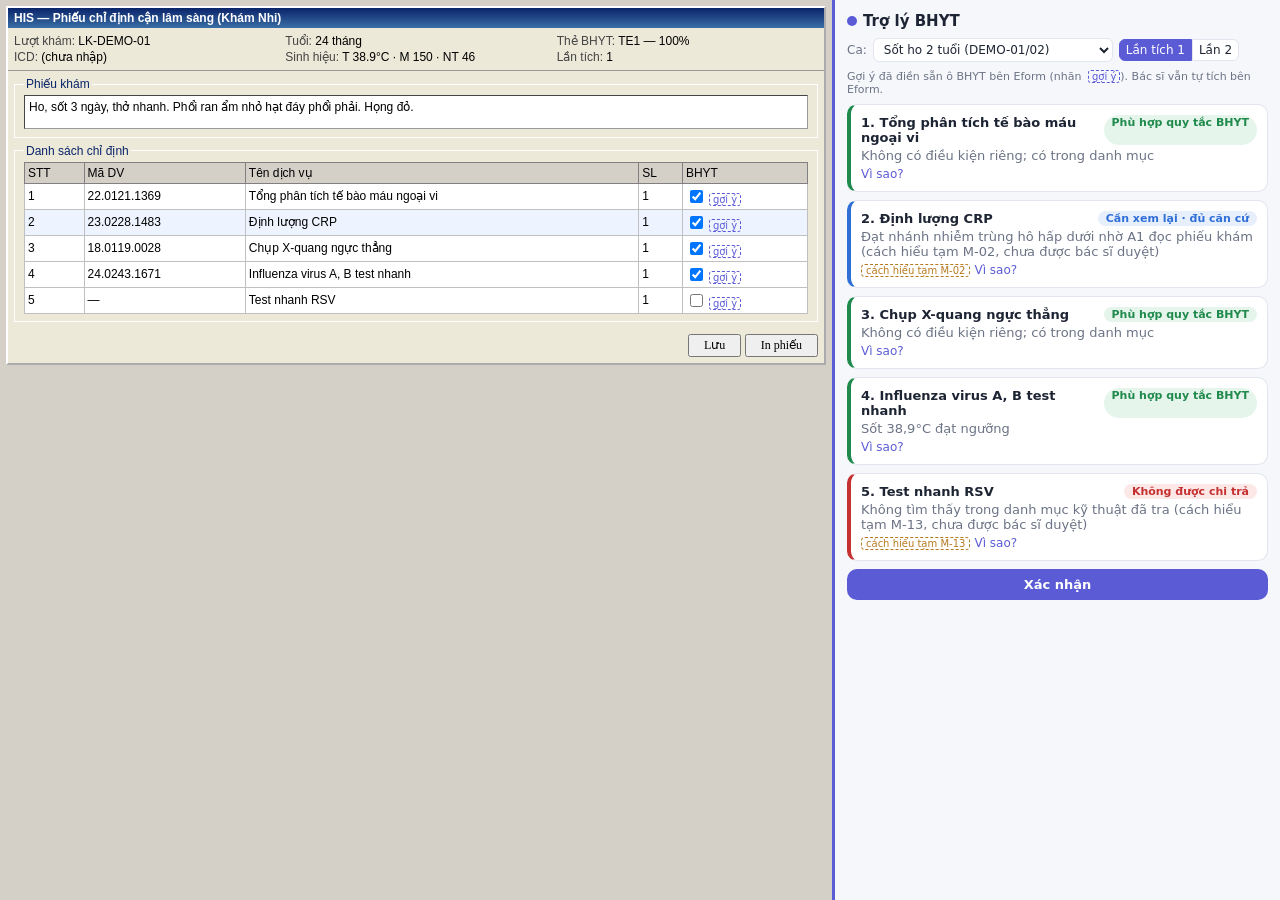
<file: prototypes/c-sidebar-eform.html>
<!doctype html>
<html lang="vi">
<head>
<meta charset="utf-8">
<meta name="viewport" content="width=device-width,initial-scale=1">
<title>Mẫu C — Sidebar cạnh Eform</title>
<style>
/* ===== THEME TRỢ LÝ (sidebar) — sửa ở đây để đổi giao diện ===== */
:root{
  /* Font & hình khối */
  --a-font: "Segoe UI", system-ui, sans-serif;   /* font trợ lý */
  --a-size: 13px;                                 /* cỡ chữ cơ bản */
  --a-radius: 10px;                               /* bo góc thẻ */
  --a-gap: 8px;                                   /* khoảng cách giữa thẻ */
  --a-pad: 10px;                                  /* padding trong thẻ */
  /* Nền & chữ */
  --a-bg: #f6f7fb;          /* nền sidebar */
  --a-card: #ffffff;        /* nền thẻ */
  --a-text: #1d2433;        /* chữ chính */
  --a-muted: #6b7385;       /* chữ phụ */
  --a-border: #e2e5ee;      /* viền */
  --a-accent: #5b5bd6;      /* màu nhận diện trợ lý */
  --a-hl: #fff3b0;          /* tô dòng Eform khi hover thẻ */
  /* 4 trạng thái: màu chữ/viền + nền nhạt */
  --s-ok: #1f8a4c;     --s-ok-bg: #e6f5ec;      /* Phù hợp quy tắc BHYT */
  --s-du: #2f6fd6;     --s-du-bg: #e7effc;      /* Cần xem lại · đủ căn cứ */
  --s-xem: #b7791f;    --s-xem-bg: #fdf3e1;     /* Cần xem lại */
  --s-no: #c53030;     --s-no-bg: #fde8e8;      /* Không được chi trả */
  --s-du-tint: #eef4ff;  /* tô màu dòng "đủ căn cứ" trong Eform */
}
@media (prefers-color-scheme: dark){
  :root{
    --a-bg:#161923; --a-card:#1f2330; --a-text:#e6e8ef; --a-muted:#9aa1b2; --a-border:#2e3444;
    --a-accent:#8f8ff0; --a-hl:#5a4f1a;
    --s-ok:#5fd08f; --s-ok-bg:#183527; --s-du:#7fa8f5; --s-du-bg:#1a2a47;
    --s-xem:#f0b65a; --s-xem-bg:#3b2c14; --s-no:#f27d7d; --s-no-bg:#401c1c;
  }
}

/* ===== Eform giả (HIS cũ) — cố tình xám, không theo theme ===== */
*{box-sizing:border-box}
body{margin:0;font:12px Tahoma,Verdana,sans-serif;background:#d4d0c8;color:#000;display:flex;min-height:100vh}
.eform{flex:0 0 65%;padding:6px;overflow:auto}
.win{background:#ece9d8;border:2px outset #fff}
.titlebar{background:linear-gradient(#0a246a,#3a6ea5);color:#fff;font-weight:bold;padding:3px 6px}
.ptbar{display:grid;grid-template-columns:repeat(3,1fr);gap:2px 10px;padding:6px;border-bottom:1px solid #999}
.ptbar b{font-weight:normal;color:#444}
fieldset{margin:6px;border:1px groove #fff}
legend{color:#0a246a}
.pk{background:#fff;border:1px inset #999;padding:4px;min-height:34px}
table.ord{width:100%;border-collapse:collapse;background:#fff}
.ord th{background:#d4d0c8;border:1px solid #808080;padding:3px;text-align:left;font-weight:normal}
.ord td{border:1px solid #c0c0c0;padding:3px}
.ord tr.du td{background:var(--s-du-tint)}
.ord tr.hl td{background:var(--a-hl)!important;color:inherit}
.goiy{font:10px var(--a-font);color:var(--a-accent);border:1px dashed var(--a-accent);border-radius:3px;padding:0 3px;margin-left:3px}
.btnbar{padding:6px;text-align:right}
.btnbar button{font:12px Tahoma;padding:2px 14px}

/* ===== Sidebar trợ lý ===== */
.side{flex:0 0 35%;background:var(--a-bg);color:var(--a-text);font:var(--a-size) var(--a-font);border-left:3px solid var(--a-accent);
  padding:12px;overflow:auto;display:flex;flex-direction:column;gap:var(--a-gap)}
.side h2{margin:0;font-size:15px;display:flex;align-items:center;gap:6px}
.side h2::before{content:"";width:10px;height:10px;border-radius:50%;background:var(--a-accent)}
.ctl{display:flex;gap:6px;flex-wrap:wrap;align-items:center;color:var(--a-muted);font-size:12px}
.ctl select,.seg button{font:inherit;color:var(--a-text);background:var(--a-card);border:1px solid var(--a-border);border-radius:6px;padding:3px 6px}
.seg{display:inline-flex}.seg button{border-radius:0}.seg button:first-child{border-radius:6px 0 0 6px}.seg button:last-child{border-radius:0 6px 6px 0}
.seg button.on{background:var(--a-accent);color:#fff;border-color:var(--a-accent)}
.card{background:var(--a-card);border:1px solid var(--a-border);border-left:4px solid var(--c);border-radius:var(--a-radius);padding:var(--a-pad);cursor:pointer}
.card.sel{box-shadow:0 0 0 2px var(--a-accent)}
.card .t{font-weight:600;display:flex;justify-content:space-between;gap:6px}
.badge{font-size:11px;font-weight:600;color:var(--c);background:var(--cb);border-radius:999px;padding:1px 8px;white-space:nowrap}
.why{all:unset;color:var(--a-accent);font-size:12px;cursor:pointer;margin-top:4px;display:inline-block}
.reason{color:var(--a-muted);margin-top:3px}
.ok{--c:var(--s-ok);--cb:var(--s-ok-bg)} .du{--c:var(--s-du);--cb:var(--s-du-bg)}
.xem{--c:var(--s-xem);--cb:var(--s-xem-bg)} .no{--c:var(--s-no);--cb:var(--s-no-bg)}
.ck{margin:6px 0 0;padding:0;list-style:none;border-top:1px solid var(--a-border)}
.ck li{padding:4px 0;display:flex;gap:6px;align-items:baseline;flex-wrap:wrap}
.r{font-size:11px;border-radius:4px;padding:0 5px;white-space:nowrap}
.r.dat{background:var(--s-ok-bg);color:var(--s-ok)} .r.chua_thay{background:var(--s-xem-bg);color:var(--s-xem)}
.r.chua_du_du_lieu{background:var(--a-border);color:var(--a-muted)} .r.khong_dat{background:var(--s-no-bg);color:var(--s-no)}
.src{font-size:10px;color:var(--a-muted);border:1px solid var(--a-border);border-radius:4px;padding:0 4px}
.mtag{font-size:10px;color:var(--s-xem);border:1px dashed var(--s-xem);border-radius:4px;padding:0 4px}
q{display:block;margin-top:4px;padding:4px 8px;border-left:3px solid var(--s-du);background:var(--s-du-bg);font-style:italic;quotes:"“" "”"}
.pick{margin-top:6px;padding:8px;border:1px dashed var(--a-accent);border-radius:var(--a-radius);background:var(--a-bg)}
.pick label{display:block;margin:2px 0}
.pick input[type=text]{width:100%;font:inherit;margin-top:4px;padding:3px;border:1px solid var(--a-border);border-radius:4px;background:var(--a-card);color:var(--a-text)}
.confirm{font:600 13px var(--a-font);background:var(--a-accent);color:#fff;border:0;border-radius:var(--a-radius);padding:8px}
pre{white-space:pre-wrap;word-break:break-all;font-size:10.5px;background:var(--a-card);border:1px solid var(--a-border);border-radius:var(--a-radius);padding:8px;margin:0}
.note{font-size:11px;color:var(--a-muted)}
@media (max-width:800px){body{flex-direction:column}.eform,.side{flex:none}}
</style>
</head>
<body>
<div class="eform"><div class="win">
  <div class="titlebar">HIS — Phiếu chỉ định cận lâm sàng (Khám Nhi)</div>
  <div class="ptbar" id="pt"></div>
  <fieldset><legend>Phiếu khám</legend><div class="pk" id="pk"></div></fieldset>
  <fieldset><legend>Danh sách chỉ định</legend>
    <table class="ord"><thead><tr><th>STT</th><th>Mã DV</th><th>Tên dịch vụ</th><th>SL</th><th>BHYT</th></tr></thead><tbody id="rows"></tbody></table>
  </fieldset>
  <div class="btnbar"><button>Lưu</button> <button>In phiếu</button></div>
</div></div>

<aside class="side">
  <h2>Trợ lý BHYT</h2>
  <div class="ctl">
    Ca: <select id="caseSel"></select>
    <span class="seg"><button data-l="1">Lần tích 1</button><button data-l="2">Lần 2</button></span>
  </div>
  <div class="note">Gợi ý đã điền sẵn ô BHYT bên Eform (nhãn <span class="goiy">gợi ý</span>). Bác sĩ vẫn tự tích bên Eform.</div>
  <div id="cards" style="display:flex;flex-direction:column;gap:var(--a-gap)"></div>
  <button class="confirm" id="ok">Xác nhận</button>
  <pre id="log" hidden></pre>
</aside>

<script>
// Dữ liệu giả lấy từ data/test-cases/demo.yaml (DEMO-01/02 cùng lượt, DEMO-03)
const ST={ok:"Phù hợp quy tắc BHYT",du:"Cần xem lại · đủ căn cứ",xem:"Cần xem lại",no:"Không được chi trả"};
const ok=(ma,ten,ly,ck=[])=>({ma,ten,s:"ok",ly,ck});
const CBC=ok("22.0121.1369","Tổng phân tích tế bào máu ngoại vi","Không có điều kiện riêng; có trong danh mục");
const XQ=ok("18.0119.0028","Chụp X-quang ngực thẳng","Không có điều kiện riêng; có trong danh mục");
const FLU=ok("24.0243.1671","Influenza virus A, B test nhanh","Sốt 38,9°C đạt ngưỡng",[{mo_ta:"Sốt ≥ 38°C",kq:"dat",src:"nhap",bc:"Nhiệt độ 38,9 ≥ 38"}]);
const CRP1={ma:"23.0228.1483",ten:"Định lượng CRP",s:"du",ly:"Đạt nhánh nhiễm trùng hô hấp dưới nhờ A1 đọc phiếu khám (cách hiểu tạm M-02, chưa được bác sĩ duyệt)",m:"M-02",
  ck:[{mo_ta:"Sốt ≥ 38°C",kq:"dat",src:"nhap",bc:"Nhiệt độ 38,9 ≥ 38"},
      {mo_ta:"Dấu hiệu nhiễm trùng hô hấp dưới",kq:"dat",src:"a1",trich:"Phổi ran ẩm nhỏ hạt đáy phổi phải",m:"M-02"},
      {mo_ta:"Mã ICD nhiễm trùng",kq:"chua_du_du_lieu",src:"nhap",bc:"Chưa có ICD ở lần tích này"}]};
const RSV={ma:null,ten:"Test nhanh RSV",s:"no",ly:"Không tìm thấy trong danh mục kỹ thuật đã tra (cách hiểu tạm M-13, chưa được bác sĩ duyệt)",m:"M-13",ck:[{mo_ta:"Có trong danh mục DVKT",kq:"khong_dat",src:"nhap",bc:"Không có mã",m:"M-13"}]};
const PK1="Ho, sốt 3 ngày, thở nhanh. Phổi ran ẩm nhỏ hạt đáy phổi phải. Họng đỏ.";
const CASES={
 "LK-DEMO-01":{ten:"Sốt ho 2 tuổi (DEMO-01/02)",tuoi:"24 tháng",sh:{nhiet_do:38.9,mach:150,nhip_tho:46},lan:{
   1:{icd:[],pk:PK1,rows:[CBC,CRP1,XQ,FLU,RSV]},
   2:{icd:["J18.9"],pk:PK1+" X-quang: đám mờ đáy phải. Trẻ tỉnh, ăn kém, SpO2 95%.",rows:[CBC,
      {...CRP1,ly:"Đạt nhánh nhiễm trùng hô hấp dưới nhờ A1 đọc phiếu khám (cách hiểu tạm M-02, chưa được bác sĩ duyệt)",ck:[CRP1.ck[0],CRP1.ck[1],{mo_ta:"Mã ICD nhiễm trùng",kq:"dat",src:"nhap",bc:"J18.9"}]},
      XQ,FLU,RSV,
      {ma:"23.0130.1549",ten:"Định lượng Procalcitonin",s:"xem",m:"M-08",
       ly:"Điều kiện có vế 'nhiễm trùng huyết hoặc rối loạn ≥ 2 cơ quan'; phiếu khám chưa thấy nội dung tương ứng (cách hiểu tạm M-08, chưa được bác sĩ duyệt)",
       ck:[{mo_ta:"Nhiễm trùng huyết hoặc rối loạn ≥ 2 cơ quan",kq:"chua_thay",src:"a1",m:"M-08"},{mo_ta:"Sốt ≥ 38°C",kq:"dat",src:"nhap",bc:"Nhiệt độ 38,9 ≥ 38"}]}]}}},
 "LK-DEMO-03":{ten:"Đau bụng 5 tuổi R10.4 (DEMO-03)",tuoi:"60 tháng",sh:{nhiet_do:37.2,mach:100,nhip_tho:24},lan:{
   1:{icd:["R10.4"],pk:"Đau bụng quanh rốn 1 ngày, nôn 1 lần. Ấn đau hố chậu phải, không phản ứng thành bụng.",rows:[CBC,
     {ma:"23.0228.1483",ten:"Định lượng CRP",s:"no",m:"M-16",ly:"Sốt ≥ 38°C: nhiệt độ 37,2°C chưa đạt (cách hiểu tạm M-16, chưa được bác sĩ duyệt)",
      ck:[{mo_ta:"Sốt ≥ 38°C",kq:"khong_dat",src:"nhap",bc:"Nhiệt độ 37,2 < 38",m:"M-16"},{mo_ta:"Dấu hiệu nhiễm trùng hô hấp dưới",kq:"chua_thay",src:"a1"}]},
     ok("18.0015.0001","Siêu âm ổ bụng","Không có điều kiện riêng; có trong danh mục"),
     ok("23.0206.1596","Tổng phân tích nước tiểu","Không có điều kiện riêng; có trong danh mục")]}}}
};
const KQ={dat:"đạt",chua_thay:"chưa thấy",chua_du_du_lieu:"chưa đủ dữ liệu",khong_dat:"chưa đạt"};
const goiy=s=>s==="ok"||s==="du"?"tich":s==="no"?"trong":null;   // F-10
let lk="LK-DEMO-01",lan=1,sel=-1,state=[];
const $=id=>document.getElementById(id);
const cur=()=>CASES[lk].lan[lan]||CASES[lk].lan[1];

function load(){
  const c=CASES[lk],v=cur();
  state=v.rows.map(r=>({checked:goiy(r.s)==="tich",open:false,why:null,note:""}));
  sel=-1;$("log").hidden=true;
  $("pt").innerHTML=`<span><b>Lượt khám:</b> ${lk}</span><span><b>Tuổi:</b> ${c.tuoi}</span><span><b>Thẻ BHYT:</b> TE1 — 100%</span>
   <span><b>ICD:</b> ${v.icd.join(", ")||"(chưa nhập)"}</span><span><b>Sinh hiệu:</b> T ${c.sh.nhiet_do}°C · M ${c.sh.mach} · NT ${c.sh.nhip_tho}</span><span><b>Lần tích:</b> ${lan}</span>`;
  $("pk").textContent=v.pk;
  document.querySelectorAll(".seg button").forEach(b=>b.classList.toggle("on",+b.dataset.l===lan));
  render();
}
// cần lý do (spec §9): bỏ tích dòng gợi ý tich, hoặc tích dòng Không được chi trả
const needWhy=(r,st)=>(goiy(r.s)==="tich"&&!st.checked)||(r.s==="no"&&st.checked);

function render(){
  const v=cur();
  $("rows").innerHTML=v.rows.map((r,i)=>`<tr data-i="${i}" class="${r.s==="du"?"du":""} ${i===sel?"hl":""}">
    <td>${i+1}</td><td>${r.ma||"—"}</td><td>${r.ten}</td><td>1</td>
    <td><input type="checkbox" data-i="${i}" ${state[i].checked?"checked":""}>${goiy(r.s)?`<span class="goiy" title="Trợ lý gợi ý">gợi ý</span>`:""}</td></tr>`).join("");
  $("cards").innerHTML=v.rows.map((r,i)=>{const st=state[i];return `<div class="card ${r.s} ${i===sel?"sel":""}" data-i="${i}">
    <div class="t"><span>${i+1}. ${r.ten}</span><span class="badge">${ST[r.s]}</span></div>
    <div class="reason">${r.ly}</div>
    ${r.m?`<span class="mtag">cách hiểu tạm ${r.m}</span> `:""}<button class="why" data-w="${i}">${st.open?"Ẩn":"Vì sao?"}</button>
    ${st.open?`<ul class="ck">${(r.ck.length?r.ck:[{mo_ta:"Không có điều kiện riêng",kq:"dat",src:"nhap"}]).map(k=>`<li>
       <span class="r ${k.kq}">${KQ[k.kq]}</span><span>${k.mo_ta}</span><span class="src">${k.src}</span>${k.m?`<span class="mtag">cách hiểu tạm ${k.m}</span>`:""}
       ${k.bc?`<span class="note">${k.bc}</span>`:""}${k.trich?`<q>${k.trich}</q>`:""}</li>`).join("")}</ul>`:""}
    ${needWhy(r,st)?`<div class="pick" data-p="${i}"><div class="note">Lý do (không bắt buộc ngay, chọn nhanh):</div>
       ${[["nguoi_nha_yeu_cau","Người nhà yêu cầu → tự túc"],["loai_tru_theo_doi","Loại trừ, theo dõi nghi ngờ"],["khac","Khác"]].map(([k,t])=>
       `<label><input type="radio" name="w${i}" value="${k}" ${st.why===k?"checked":""}> ${t}</label>`).join("")}
       ${st.why==="khac"?`<input type="text" data-n="${i}" placeholder="Ghi chú…" value="${st.note}">`:""}</div>`:""}
  </div>`}).join("");
}

function setSel(i){if(sel===i)return;sel=i;document.querySelectorAll("tr[data-i],.card").forEach(e=>{
  const on=+e.dataset.i===i;e.classList.toggle(e.tagName==="TR"?"hl":"sel",on);});}

document.addEventListener("change",e=>{const t=e.target;
  if(t.matches("input[type=checkbox][data-i]")){state[t.dataset.i].checked=t.checked;sel=+t.dataset.i;render();}
  else if(t.type==="radio"){const i=+t.name.slice(1);state[i].why=t.value;render();}
  else if(t.dataset.n!=null)state[t.dataset.n].note=t.value;
  else if(t.id==="caseSel"){lk=t.value;lan=1;load();}});
document.addEventListener("input",e=>{if(e.target.dataset.n!=null)state[e.target.dataset.n].note=e.target.value;});
document.addEventListener("click",e=>{const w=e.target.closest("[data-w]");
  if(w){const i=+w.dataset.w;state[i].open=!state[i].open;sel=i;render();return;}
  const b=e.target.closest(".seg button");if(b){lan=+b.dataset.l;load();return;}
  const c=e.target.closest(".card");if(c&&!e.target.closest(".pick"))setSel(+c.dataset.i);});
document.addEventListener("mouseover",e=>{const c=e.target.closest(".card,tr[data-i]");if(c)setSel(+c.dataset.i);});

$("ok").onclick=()=>{const c=CASES[lk],v=cur(),now=new Date().toISOString();
  $("log").hidden=false;
  $("log").textContent="// logs/xac-nhan.jsonl (append)\n"+v.rows.map((r,i)=>{const st=state[i];return JSON.stringify({
    thoi_gian:now,luot_kham:lk,lan_tich:lan,thu_tu:i+1,ma:r.ma,ten:r.ten,trang_thai:ST[r.s],o_bhyt_goi_y:goiy(r.s),
    bac_si_chon:st.checked?"tich":"khong_tich",
    ly_do_bac_si:needWhy(r,st)?{loai:st.why,ghi_chu:st.note||null}:null,
    checklist:r.ck.map(k=>({mo_ta:k.mo_ta,ket_qua:k.kq,nguon_ket_qua:k.src,trich_dan:k.trich||null,diem_mo_ho:k.m?[k.m]:[]})),
    phien_ban_rule:"sha1:demo",dau_vao:{tuoi:c.tuoi,icd:v.icd,sinh_hieu:c.sh}})}).join("\n");};

$("caseSel").innerHTML=Object.entries(CASES).map(([k,c])=>`<option value="${k}">${c.ten}</option>`).join("");
load();
</script>
</body>
</html>
</file>
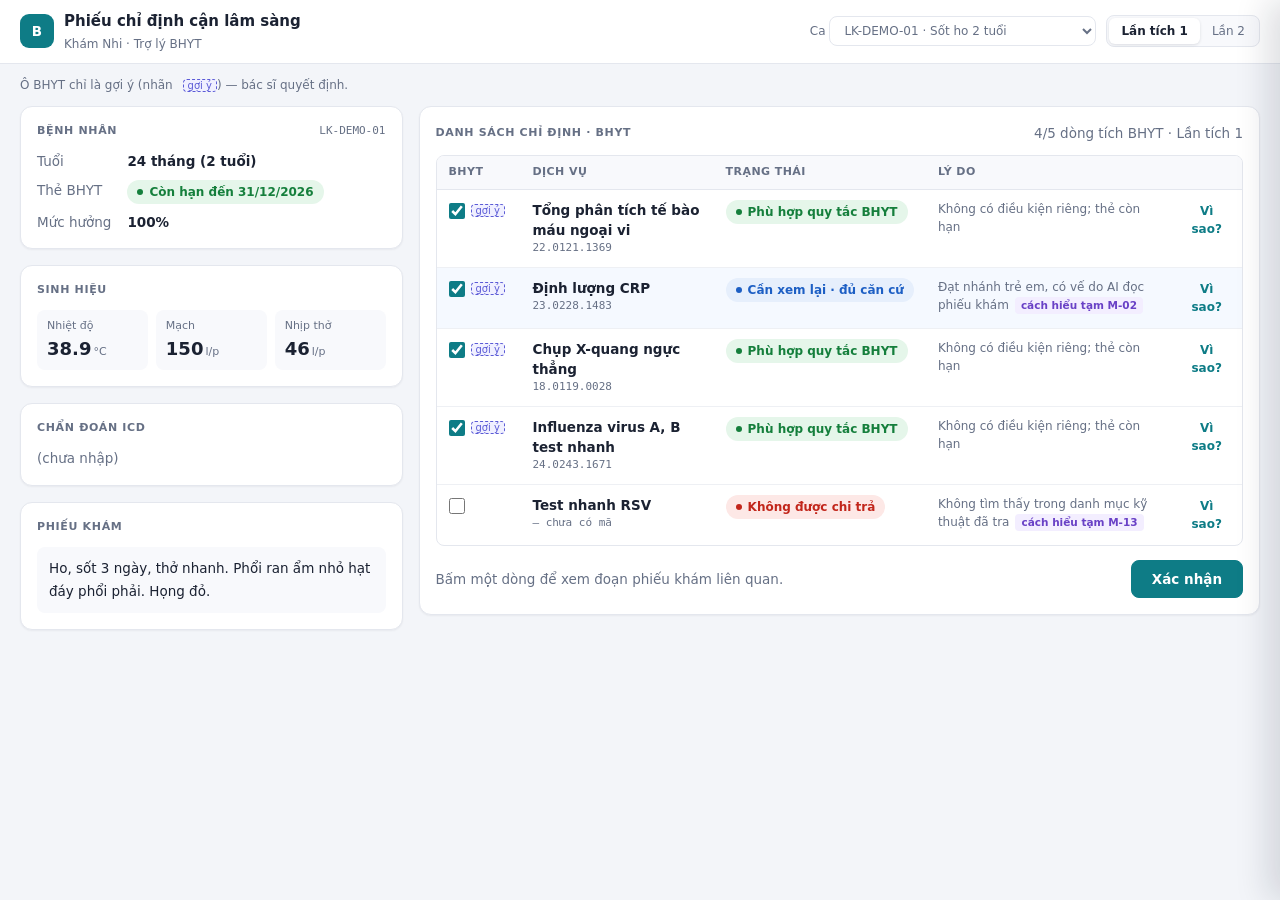
<file: prototypes/d-ket-hop.html>
<!doctype html>
<html lang="vi">
<head>
<meta charset="utf-8">
<meta name="viewport" content="width=device-width,initial-scale=1">
<title>Trợ lý BHYT · Kết hợp</title>
<style>
/* ===== THEME: sửa ở đây để đổi giao diện (chỉ giao diện sáng) ===== */
:root{
  --font: "Inter", "Segoe UI", system-ui, -apple-system, sans-serif;
  --font-mono: "JetBrains Mono", Consolas, monospace;
  --fs: 13.5px;  --fs-sm: 12px;  --fs-xs: 11px;
  --radius: 12px; --radius-sm: 8px;
  --gap: 16px;
  --drawer-w: 500px;
  /* Nền & chữ */
  --bg: #f3f5f9;           /* nền trang */
  --card: #ffffff;         /* nền thẻ */
  --line: #e4e7ee;         /* viền */
  --line-soft: #eef0f4;    /* kẻ dòng bảng */
  --head: #f8f9fc;         /* nền tiêu đề bảng */
  --text: #1b2232;
  --muted: #667085;
  --accent: #0e7c86;       /* màu nhận diện (teal) */
  --accent-soft: #e3f3f4;
  --sel: #f0f8f9;          /* dòng đang chọn */
  --goiy: #5b5bd6;         /* nhãn "gợi ý" cạnh ô đã tích sẵn */
  /* 4 trạng thái: chữ / nền */
  --ok: #157f3c;  --ok-bg: #e5f6ea;   /* Phù hợp quy tắc BHYT */
  --cc: #1d5fc4;  --cc-bg: #e6effc;   /* Cần xem lại · đủ căn cứ */
  --rv: #a15c00;  --rv-bg: #fdf1dc;   /* Cần xem lại */
  --no: #c2261b;  --no-bg: #fde8e6;   /* Không được chi trả */
  --tint-cc: #f5f9ff;      /* tô dòng đủ căn cứ */
  --hl: #fff1a8;           /* tô trích dẫn A1 trong phiếu khám */
  --tag: #6941c6; --tag-bg: #f3eeff;  /* nhãn cách hiểu tạm M-xx */
  --shadow: 0 1px 2px rgba(16,24,40,.05);
  --shadow-lg: -12px 0 32px rgba(16,24,40,.14);
}
/* ===== hết THEME ===== */
*{box-sizing:border-box}
[hidden]{display:none!important}
body{margin:0;background:var(--bg);color:var(--text);font:var(--fs)/1.5 var(--font);-webkit-font-smoothing:antialiased}
select,button,input{font:inherit;color:inherit}
button{background:var(--card);border:1px solid var(--line);border-radius:var(--radius-sm);padding:6px 12px;cursor:pointer;transition:background .15s,border-color .15s}
button:hover{background:var(--head);border-color:#d0d5dd}
button:disabled{opacity:.45;cursor:default}
button.primary{background:var(--accent);border-color:var(--accent);color:#fff;font-weight:600;padding:8px 20px}
button.primary:hover{filter:brightness(1.07)}
button.link{border:0;background:none;color:var(--accent);font-weight:600;padding:2px 4px;font-size:var(--fs-sm)}
button.link:hover{text-decoration:underline;background:none}
select,input[type=text]{background:var(--card);border:1px solid var(--line);border-radius:var(--radius-sm);padding:6px 10px;outline:none}
select:focus,input[type=text]:focus{border-color:var(--accent);box-shadow:0 0 0 3px var(--accent-soft)}
input[type=checkbox],input[type=radio]{accent-color:var(--accent);width:16px;height:16px;margin:0;vertical-align:middle}
/* Thanh trên */
.appbar{position:sticky;top:0;z-index:5;background:var(--card);border-bottom:1px solid var(--line);padding:10px 20px;display:flex;gap:16px;align-items:center;flex-wrap:wrap}
.brand{display:flex;gap:10px;align-items:center;margin-right:auto}
.logo{width:34px;height:34px;border-radius:9px;background:var(--accent);color:#fff;display:grid;place-items:center;font-weight:700}
.brand b{display:block;font-size:15px}
.brand small{color:var(--muted);font-size:var(--fs-sm)}
.ctl{display:flex;gap:10px;align-items:center;flex-wrap:wrap;color:var(--muted);font-size:var(--fs-sm)}
.seg{display:inline-flex;background:var(--head);border:1px solid var(--line);border-radius:var(--radius-sm);padding:2px}
.seg button{border:0;background:none;border-radius:6px;padding:4px 12px;color:var(--muted)}
.seg button.on{background:var(--card);color:var(--text);font-weight:600;box-shadow:0 1px 3px rgba(16,24,40,.12)}
.hint{max-width:1440px;margin:12px auto 0;padding:0 20px;color:var(--muted);font-size:var(--fs-sm)}
main{max-width:1440px;margin:0 auto;display:grid;grid-template-columns:minmax(280px,1fr) 2.2fr;gap:var(--gap);padding:12px 20px 24px;align-items:start}
@media (max-width:900px){main{grid-template-columns:1fr;padding:12px 16px}.appbar{padding:10px 16px}}
main>section{display:flex;flex-direction:column;gap:var(--gap);min-width:0}
/* Thẻ */
.card{background:var(--card);border:1px solid var(--line);border-radius:var(--radius);box-shadow:var(--shadow);padding:16px}
.card-h{display:flex;justify-content:space-between;align-items:center;gap:8px;margin-bottom:12px}
h2{margin:0;font-size:var(--fs-xs);font-weight:600;letter-spacing:.06em;text-transform:uppercase;color:var(--muted)}
.card-h h2{margin:0}
.kv{display:grid;grid-template-columns:auto 1fr;gap:8px 16px;margin:0}
.kv dt{color:var(--muted)} .kv dd{margin:0;font-weight:600}
.vitals{display:grid;grid-template-columns:repeat(3,1fr);gap:8px}
.vitals div{background:var(--head);border-radius:var(--radius-sm);padding:8px 10px}
.vitals small{display:block;color:var(--muted);font-size:var(--fs-xs)}
.vitals b{font-size:18px} .vitals span{color:var(--muted);font-size:var(--fs-xs);margin-left:2px}
.chip{display:inline-block;font-family:var(--font-mono);font-size:var(--fs-sm);background:var(--accent-soft);color:var(--accent);border-radius:6px;padding:2px 8px;margin:0 4px 4px 0}
.pk{background:var(--head);border-radius:var(--radius-sm);padding:10px 12px;min-height:60px;white-space:pre-wrap;line-height:1.7}
mark{background:var(--hl);color:inherit;padding:1px 2px;border-radius:3px}
/* Bảng */
.tbl{border:1px solid var(--line);border-radius:var(--radius-sm);overflow:auto}
table{width:100%;border-collapse:collapse}
th{background:var(--head);border-bottom:1px solid var(--line);padding:8px 12px;text-align:left;font-size:var(--fs-xs);font-weight:600;letter-spacing:.04em;text-transform:uppercase;color:var(--muted);white-space:nowrap}
td{border-bottom:1px solid var(--line-soft);padding:10px 12px;vertical-align:top}
tbody tr:last-child td{border-bottom:0}
tr.row{cursor:pointer;transition:background .12s}
tr.row:hover td{background:var(--head)}
tr.tint td{background:var(--tint-cc)}
tr.sel td{background:var(--sel)} tr.sel td:first-child{box-shadow:inset 3px 0 var(--accent)}
td.cb{width:84px;white-space:nowrap}
.ten{font-weight:600}
.ma{font-family:var(--font-mono);font-size:var(--fs-xs);color:var(--muted)}
.goiy{font-size:10px;color:var(--goiy);background:#f0f0ff;border:1px dashed var(--goiy);border-radius:4px;padding:0 4px;margin-left:6px;vertical-align:middle}
.badge{display:inline-flex;align-items:center;gap:6px;white-space:nowrap;font-size:var(--fs-sm);font-weight:600;padding:3px 10px;border-radius:999px}
.badge::before{content:"";width:6px;height:6px;border-radius:50%;background:currentColor}
.s-ok{color:var(--ok);background:var(--ok-bg)} .s-cc{color:var(--cc);background:var(--cc-bg)}
.s-rv{color:var(--rv);background:var(--rv-bg)} .s-no{color:var(--no);background:var(--no-bg)}
.lydo{color:var(--muted);font-size:var(--fs-sm)}
.tag{display:inline-block;font-size:10.5px;font-weight:600;padding:1px 6px;color:var(--tag);background:var(--tag-bg);border-radius:4px;margin-left:6px}
.picker{margin-top:8px;padding:8px 10px;background:#fafaff;border:1px dashed var(--goiy);border-radius:var(--radius-sm);font-size:var(--fs-sm);display:flex;flex-wrap:wrap;gap:6px 14px;align-items:center;cursor:default;color:var(--text)}
.picker label{display:inline-flex;gap:6px;align-items:center;cursor:pointer}
.foot{display:flex;justify-content:space-between;align-items:center;gap:12px;margin-top:14px;flex-wrap:wrap}
pre{font:11.5px/1.6 var(--font-mono);white-space:pre-wrap;word-break:break-all;margin:0;max-height:340px;overflow:auto;background:#0f172a;color:#e2e8f0;border-radius:var(--radius-sm);padding:12px}
.muted{color:var(--muted)}
.warn{color:var(--rv);font-size:var(--fs-sm);margin-bottom:8px}
/* Ngăn kéo "Vì sao?" */
.scrim{position:fixed;inset:0;z-index:9;background:rgba(15,23,42,.28);backdrop-filter:blur(1px);opacity:0;pointer-events:none;transition:opacity .2s}
.drawer{position:fixed;z-index:10;top:0;right:0;height:100%;width:min(var(--drawer-w),100vw);background:var(--card);box-shadow:var(--shadow-lg);transform:translateX(100%);transition:transform .25s cubic-bezier(.2,.8,.2,1);overflow-y:auto}
body.open .scrim{opacity:1;pointer-events:auto} body.open .drawer{transform:none}
.dh{position:sticky;top:0;background:var(--card);border-bottom:1px solid var(--line);padding:14px 20px;display:flex;justify-content:space-between;align-items:flex-start;gap:12px}
.dh small{display:block;color:var(--muted);font-size:var(--fs-xs);text-transform:uppercase;letter-spacing:.06em;font-weight:600}
.dh b{font-size:16px}
.close{width:32px;height:32px;padding:0;border-radius:50%;font-size:18px;line-height:1}
.drawer .body{padding:16px 20px 28px}
.drawer h3{font-size:var(--fs-xs);font-weight:600;letter-spacing:.06em;text-transform:uppercase;color:var(--muted);margin:20px 0 8px}
blockquote{margin:0 0 8px;padding:10px 12px;border-left:3px solid var(--accent);background:var(--head);border-radius:0 var(--radius-sm) var(--radius-sm) 0}
blockquote cite{display:block;font-style:normal;color:var(--muted);font-size:var(--fs-xs);margin-top:4px}
.r-dat{color:var(--ok);font-weight:600} .r-chua_thay{color:var(--rv);font-weight:600} .r-chua_du{color:var(--muted);font-weight:600} .r-khong_dat{color:var(--no);font-weight:600}
.src{font-family:var(--font-mono);font-size:10.5px;padding:1px 6px;border-radius:4px;background:var(--head);border:1px solid var(--line)}
details summary{cursor:pointer;color:var(--accent);font-weight:600;font-size:var(--fs-sm);margin-top:12px}
</style>
</head>
<body>
<header class="appbar">
  <div class="brand"><span class="logo">B</span><div><b>Phiếu chỉ định cận lâm sàng</b><small>Khám Nhi · Trợ lý BHYT</small></div></div>
  <div class="ctl"><label>Ca <select id="ca"></select></label>
    <span class="seg" id="lan"><button data-l="1">Lần tích 1</button><button data-l="2">Lần 2</button></span></div>
</header>
<div class="hint">Ô BHYT chỉ là gợi ý (nhãn <span class="goiy">gợi ý</span>) — bác sĩ quyết định.</div>
<main>
  <section id="left"></section>
  <section>
    <div class="card">
      <div class="card-h"><h2>Danh sách chỉ định · BHYT</h2><span class="muted" id="sum"></span></div>
      <div class="tbl"><table><thead><tr><th>BHYT</th><th>Dịch vụ</th><th>Trạng thái</th><th>Lý do</th><th></th></tr></thead><tbody id="rows"></tbody></table></div>
      <div class="foot"><span class="muted">Bấm một dòng để xem đoạn phiếu khám liên quan.</span><button class="primary" id="ok">Xác nhận</button></div>
    </div>
    <div class="card" id="log" hidden><div class="card-h"><h2>Sẽ ghi thêm vào logs/xac-nhan.jsonl</h2></div><div class="warn" id="miss"></div><pre id="logtxt"></pre></div>
  </section>
</main>
<div class="scrim" id="scrim"></div>
<aside class="drawer" id="drawer"></aside>
<script>
// ---- Mock (rút từ data/test-cases/demo.yaml; thẻ, căn cứ, checklist là giả lập) ----
const S = {ok:"Phù hợp quy tắc BHYT", cc:"Cần xem lại · đủ căn cứ", rv:"Cần xem lại", no:"Không được chi trả"};
const GOI_Y = {ok:"tich", cc:"tich", rv:null, no:"trong"}; // F-10
const RULE_V = "rules@3f9a1c2";
const CC_CRP = {van_ban:"TT 35/2016/TT-BYT, Phụ lục (mock)", trich:"Chỉ định định lượng CRP khi trẻ sốt kèm dấu hiệu nghi nhiễm khuẩn hoặc viêm phổi trên lâm sàng."};
const CC_PCT = {van_ban:"TT 35/2016/TT-BYT, Phụ lục (mock)", trich:"Procalcitonin được thanh toán khi nghi ngờ nhiễm trùng huyết hoặc rối loạn chức năng từ 2 cơ quan trở lên."};
const CC_DM  = {van_ban:"Danh mục kỹ thuật BHYT đã tra (mock)", trich:"Không có mã dịch vụ tương ứng cho \"Test nhanh RSV\"."};
const CC_THE = {van_ban:"Luật BHYT 2008 sửa đổi 2014, Điều 16 (mock)", trich:"Người tham gia bảo hiểm y tế khi đi khám bệnh, chữa bệnh phải xuất trình thẻ bảo hiểm y tế còn giá trị sử dụng."};
const plain = (ma,ten)=>({ma,ten,st:"ok",ly:"Không có điều kiện riêng; thẻ còn hạn",cl:[],cc:[]});
const L = {
  ctm:plain("22.0121.1369","Tổng phân tích tế bào máu ngoại vi"),
  crp1:{ma:"23.0228.1483",ten:"Định lượng CRP",st:"cc",ly:"Đạt nhánh trẻ em, có vế do AI đọc phiếu khám",
    a1:"Phổi ran ẩm nhỏ hạt đáy phổi phải", cc:[CC_CRP],
    cl:[{nhanh:"a_tre_em",id:"V1",mo_ta:"Nhiệt độ ≥ 38°C",ket_qua:"dat",nguon:"nhap",bc:"38.9 ≥ 38"},
        {nhanh:"a_tre_em",id:"V2",mo_ta:"Nhịp thở nhanh theo tuổi",ket_qua:"dat",nguon:"nhap",bc:"NT 46 ≥ 40 (12–59 tháng)",m:"M-02"},
        {nhanh:"a_tre_em",id:"V3",mo_ta:"Dấu hiệu nghi nhiễm khuẩn hô hấp dưới",ket_qua:"dat",nguon:"a1",bc:"A1 trích nguyên văn, khớp phiếu khám",trich:"Phổi ran ẩm nhỏ hạt đáy phổi phải"}]},
  xq:plain("18.0119.0028","Chụp X-quang ngực thẳng"),
  flu:plain("24.0243.1671","Influenza virus A, B test nhanh"),
  rsv:{ma:null,ten:"Test nhanh RSV",st:"no",ly:"Không tìm thấy trong danh mục kỹ thuật đã tra",m:"M-13",cc:[CC_DM],
    cl:[{nhanh:"R1",id:"R1",mo_ta:"Có trong danh mục BHYT",ket_qua:"khong_dat",nguon:"nhap",bc:"không có mã",m:"M-13"}]},
  pct:{ma:"23.0130.1549",ten:"Định lượng Procalcitonin",st:"rv",ly:"Điều kiện có vế 'nhiễm trùng huyết hoặc rối loạn ≥ 2 cơ quan'; phiếu khám chưa thấy nội dung tương ứng",
    a1:"Trẻ tỉnh, ăn kém, SpO2 95%", cc:[CC_PCT],
    cl:[{nhanh:"a",id:"V1",mo_ta:"Nghi nhiễm trùng huyết",ket_qua:"chua_thay",nguon:"a1",bc:"phiếu khám chưa thấy"},
        {nhanh:"a",id:"V2",mo_ta:"Rối loạn chức năng ≥ 2 cơ quan",ket_qua:"chua_du",nguon:"a1",bc:"chưa đủ dữ liệu; đoạn liên quan nhất được tô",m:"M-08"}]},
  crp3:{ma:"23.0228.1483",ten:"Định lượng CRP",st:"no",ly:"Nhiệt độ ≥ 38°C: 37.2°C chưa đạt (cách hiểu tạm M-16, chưa được bác sĩ duyệt)",cc:[CC_CRP],
    cl:[{nhanh:"a_tre_em",id:"V1",mo_ta:"Nhiệt độ ≥ 38°C",ket_qua:"khong_dat",nguon:"nhap",bc:"37.2 < 38",m:"M-16"}]},
  sa:plain("18.0015.0001","Siêu âm ổ bụng"),
  ntieu:plain("23.0206.1596","Tổng phân tích nước tiểu"),
};
// Thẻ hết hạn: mọi dòng thành Không được chi trả
const hetHan = (r,han)=>({ma:r.ma,ten:r.ten,st:"no",ly:`Thẻ BHYT hết hạn ${han}`,cc:[CC_THE],
  cl:[{nhanh:"the",id:"T1",mo_ta:"Thẻ BHYT còn hạn tại ngày khám",ket_qua:"khong_dat",nguon:"nhap",bc:`hạn đến ${han}`}]});
const P1="Ho, sốt 3 ngày, thở nhanh. Phổi ran ẩm nhỏ hạt đáy phổi phải. Họng đỏ.";
const CASES = {
  "LK-DEMO-01":{ten:"Sốt ho 2 tuổi",tuoi:24,the:{han_den:"31/12/2026",con_han:true,muc_huong:100},lan:{
    1:{icd:[],sh:{nhiet_do:38.9,mach:150,nhip_tho:46},pk:P1,cd:[L.ctm,L.crp1,L.xq,L.flu,L.rsv]},
    2:{icd:["J18.9"],sh:{nhiet_do:38.9,mach:150,nhip_tho:46},pk:P1+" X-quang: đám mờ đáy phải. Trẻ tỉnh, ăn kém, SpO2 95%.",cd:[L.ctm,L.crp1,L.xq,L.flu,L.rsv,L.pct]}}},
  "LK-DEMO-03":{ten:"Đau bụng 5 tuổi",tuoi:60,the:{han_den:"30/06/2027",con_han:true,muc_huong:80},lan:{
    1:{icd:["R10.4"],sh:{nhiet_do:37.2,mach:100,nhip_tho:24},pk:"Đau bụng quanh rốn 1 ngày, nôn 1 lần. Ấn đau hố chậu phải, không phản ứng thành bụng.",cd:[L.ctm,L.crp3,L.sa,L.ntieu]}}},
  "LK-DEMO-04":{ten:"Sốt 3 tuổi · thẻ hết hạn",tuoi:36,the:{han_den:"31/10/2026",con_han:false,muc_huong:100},lan:{
    1:{icd:["J06.9"],sh:{nhiet_do:38.5,mach:130,nhip_tho:32},pk:"Sốt 2 ngày, sổ mũi, ho khan. Họng đỏ, phổi không ran.",
       cd:[L.ctm,L.crp1,L.flu].map(r=>hetHan(r,"31/10/2026"))}}},
};
const LYDO = {nguoi_nha_yeu_cau:"Người nhà yêu cầu → tự túc", loai_tru_theo_doi:"Loại trừ, theo dõi nghi ngờ", khac:"Khác"};
const KQ = {dat:"đạt",chua_thay:"chưa thấy",chua_du:"chưa đủ dữ liệu",khong_dat:"chưa đạt"};

// ---- State ----
let ca="LK-DEMO-01", lan=1, sel=null, st=[]; // st[i] = {chon:bool, ly:{loai,ghi_chu}|null}
const $=id=>document.getElementById(id);
const esc=s=>String(s).replace(/[&<>"]/g,c=>({"&":"&amp;","<":"&lt;",">":"&gt;",'"':"&quot;"}[c]));
const cur=()=>CASES[ca].lan[lan];
const needReason=(r,s)=>(GOI_Y[r.st]==="tich"&&!s.chon)||(r.st==="no"&&s.chon); // F-12
// Mở rộng trích dẫn A1 ra trọn câu chứa nó (mẫu B)
function highlight(text,q){
  const at=q?text.indexOf(q):-1; if(at<0) return {full:esc(text),sent:null};
  const a=text.lastIndexOf(".",at-1)+1; let b=text.indexOf(".",at+q.length); b=b<0?text.length:b+1;
  return {full:esc(text.slice(0,a))+" <mark>"+esc(text.slice(a,b).trim())+"</mark>"+esc(text.slice(b)),
          sent:esc(text.slice(a,b).trim()).replace(esc(q),`<b>${esc(q)}</b>`)};
}

function load(){
  st=cur().cd.map(r=>({chon:GOI_Y[r.st]==="tich",ly:null})); closeDrawer();
  $("log").hidden=true; render();
}
function render(){
  const c=CASES[ca], d=cur();
  document.querySelectorAll("#lan button").forEach(b=>{b.classList.toggle("on",+b.dataset.l===lan);b.disabled=!c.lan[b.dataset.l]});
  const h=highlight(d.pk, sel!=null?d.cd[sel].a1:null);
  $("left").innerHTML=`
   <div class="card"><div class="card-h"><h2>Bệnh nhân</h2><span class="ma">${ca}</span></div><dl class="kv">
     <dt>Tuổi</dt><dd>${c.tuoi} tháng (${(c.tuoi/12).toFixed(c.tuoi%12?1:0)} tuổi)</dd>
     <dt>Thẻ BHYT</dt><dd><span class="badge ${c.the.con_han?"s-ok":"s-no"}">${c.the.con_han?"Còn hạn":"Hết hạn"} đến ${c.the.han_den}</span></dd>
     <dt>Mức hưởng</dt><dd>${c.the.muc_huong}%</dd></dl></div>
   <div class="card"><div class="card-h"><h2>Sinh hiệu</h2></div><div class="vitals">
     <div><small>Nhiệt độ</small><b>${d.sh.nhiet_do}</b><span>°C</span></div>
     <div><small>Mạch</small><b>${d.sh.mach}</b><span>l/p</span></div>
     <div><small>Nhịp thở</small><b>${d.sh.nhip_tho}</b><span>l/p</span></div></div></div>
   <div class="card"><div class="card-h"><h2>Chẩn đoán ICD</h2></div>${d.icd.length?d.icd.map(x=>`<span class="chip">${esc(x)}</span>`).join(""):'<span class="muted">(chưa nhập)</span>'}</div>
   <div class="card"><div class="card-h"><h2>Phiếu khám</h2></div><div class="pk">${h.full}</div></div>`;
  $("rows").innerHTML=d.cd.map((r,i)=>{
    const s=st[i], tags=[...new Set([r.m,...r.cl.map(v=>v.m)].filter(Boolean))];
    const pick = needReason(r,s) ? `<div class="picker" data-p="${i}"><span class="muted">Lý do (không bắt buộc):</span>${
      Object.entries(LYDO).map(([k,v])=>`<label><input type="radio" name="ly${i}" value="${k}" ${s.ly&&s.ly.loai===k?"checked":""}>${v}</label>`).join("")}${
      s.ly&&s.ly.loai==="khac"?`<input type="text" data-note="${i}" placeholder="ghi chú…" value="${esc(s.ly.ghi_chu||"")}">`:""}</div>`:"";
    return `<tr class="row ${r.st==="cc"?"tint":""} ${sel===i?"sel":""}" data-row="${i}">
      <td class="cb"><input type="checkbox" data-cb="${i}" ${s.chon?"checked":""} aria-label="BHYT ${esc(r.ten)}">${GOI_Y[r.st]==="tich"?'<span class="goiy" title="Trợ lý gợi ý">gợi ý</span>':""}</td>
      <td><div class="ten">${esc(r.ten)}</div><div class="ma">${r.ma||"— chưa có mã"}</div></td>
      <td><span class="badge s-${r.st}">${S[r.st]}</span></td>
      <td class="lydo">${esc(r.ly)}${tags.map(t=>`<span class="tag">cách hiểu tạm ${t}</span>`).join("")}${pick}</td>
      <td><button class="link" data-why="${i}">Vì sao?</button></td></tr>`}).join("");
  $("sum").textContent=`${st.filter(s=>s.chon).length}/${st.length} dòng tích BHYT · Lần tích ${lan}`;
}
function openDrawer(i){
  sel=i; const r=cur().cd[i], h=highlight(cur().pk,r.a1);
  $("drawer").innerHTML=`<div class="dh"><div><small>Vì sao?</small><b>${esc(r.ten)}</b></div><button class="close" aria-label="Đóng">×</button></div><div class="body">
    <span class="badge s-${r.st}">${S[r.st]}</span> <span class="ma">${r.ma||"— chưa có mã"}</span>
    <h3>Lý do</h3><div>${esc(r.ly)}</div>
    <h3>Căn cứ (nguyên văn)</h3>${r.cc.length?r.cc.map(x=>`<blockquote>“${esc(x.trich)}”<cite>${esc(x.van_ban)}</cite></blockquote>`).join(""):'<div class="muted">Không có điều kiện riêng cho dịch vụ này.</div>'}
    ${r.cl.length?`<h3>Kiểm tra từng vế</h3><div class="tbl"><table><thead><tr><th>Vế</th><th>Kết quả</th><th>Nguồn</th><th>Bằng chứng</th></tr></thead><tbody>${
      r.cl.map(v=>`<tr><td>${v.id} · ${esc(v.mo_ta)}${v.m?`<span class="tag">cách hiểu tạm ${v.m}</span>`:""}</td>
       <td class="r-${v.ket_qua}">${KQ[v.ket_qua]}</td><td><span class="src">${v.nguon==="a1"?"a1":"nhập"}</span></td><td>${esc(v.bc)}</td></tr>`).join("")}</tbody></table></div>`:""}
    <h3>Phiếu khám</h3>${h.sent?`<blockquote>${h.sent}<cite>Trích A1 (đã khớp nguyên văn), mở rộng trọn câu</cite></blockquote>`:'<div class="muted">Không có đoạn trích A1 cho dòng này.</div>'}
    <details><summary>Xem toàn văn phiếu khám</summary><blockquote>${h.full}</blockquote></details></div>`;
  document.body.classList.add("open"); render();
}
function closeDrawer(){document.body.classList.remove("open"); sel=null}
function confirmAll(){
  const c=CASES[ca], d=cur(), t=new Date().toISOString();
  const lines=d.cd.map((r,i)=>{const s=st[i];return JSON.stringify({
    thoi_gian:t,luot_kham:ca,lan_tich:lan,thu_tu:i+1,ma:r.ma,ten:r.ten,trang_thai:S[r.st],
    o_bhyt_goi_y:GOI_Y[r.st],bac_si_chon:s.chon?"tich":"khong_tich",
    ly_do_bac_si:needReason(r,s)?(s.ly||{loai:null,ghi_chu:null}):null,
    checklist:r.cl.map(v=>({nhanh:v.nhanh,id:v.id,mo_ta:v.mo_ta,ket_qua:v.ket_qua==="chua_du"?"chua_du_du_lieu":v.ket_qua,nguon_ket_qua:v.nguon,bang_chung:v.bc,trich_dan:v.trich||null,diem_mo_ho:v.m?[v.m]:[]})),
    can_cu:r.cc,phien_ban_rule:RULE_V,
    dau_vao:{tuoi:c.tuoi,the:c.the,icd:d.icd,sinh_hieu:d.sh,lich_su_da_dung:[]}})});
  const miss=d.cd.filter((r,i)=>needReason(r,st[i])&&!st[i].ly).length;
  $("miss").textContent=miss?`${miss} dòng chưa chọn lý do — vẫn ghi, ly_do_bac_si.loai = null.`:"";
  $("logtxt").textContent=lines.join("\n"); $("log").hidden=false; $("log").scrollIntoView({behavior:"smooth"});
}

// ---- Events ----
$("ca").innerHTML=Object.entries(CASES).map(([k,v])=>`<option value="${k}">${k} · ${v.ten}</option>`).join("");
$("ca").onchange=e=>{ca=e.target.value;lan=1;load()};
$("lan").onclick=e=>{const l=+e.target.dataset.l;if(l&&CASES[ca].lan[l]){lan=l;load()}};
$("ok").onclick=confirmAll;
$("rows").addEventListener("change",e=>{
  const t=e.target;
  if(t.dataset.cb!=null){const i=+t.dataset.cb;st[i].chon=t.checked;if(!needReason(cur().cd[i],st[i]))st[i].ly=null;render()}
  else if(t.type==="radio"){const i=+t.closest(".picker").dataset.p;st[i].ly={loai:t.value,ghi_chu:t.value==="khac"?"":null};render()}
});
$("rows").addEventListener("input",e=>{const i=e.target.dataset.note;if(i!=null)st[+i].ly.ghi_chu=e.target.value});
$("rows").addEventListener("click",e=>{
  const t=e.target;
  if(t.dataset.why!=null){openDrawer(+t.dataset.why);return}
  if(t.closest("input,.picker"))return;
  const tr=t.closest("tr.row"); if(tr){sel=+tr.dataset.row;render()}
});
$("drawer").addEventListener("click",e=>{if(e.target.closest(".close")){closeDrawer();render()}});
$("scrim").onclick=()=>{closeDrawer();render()};
document.addEventListener("keydown",e=>{if(e.key==="Escape"&&document.body.classList.contains("open")){closeDrawer();render()}});
load();
</script>
</body>
</html>
</file>
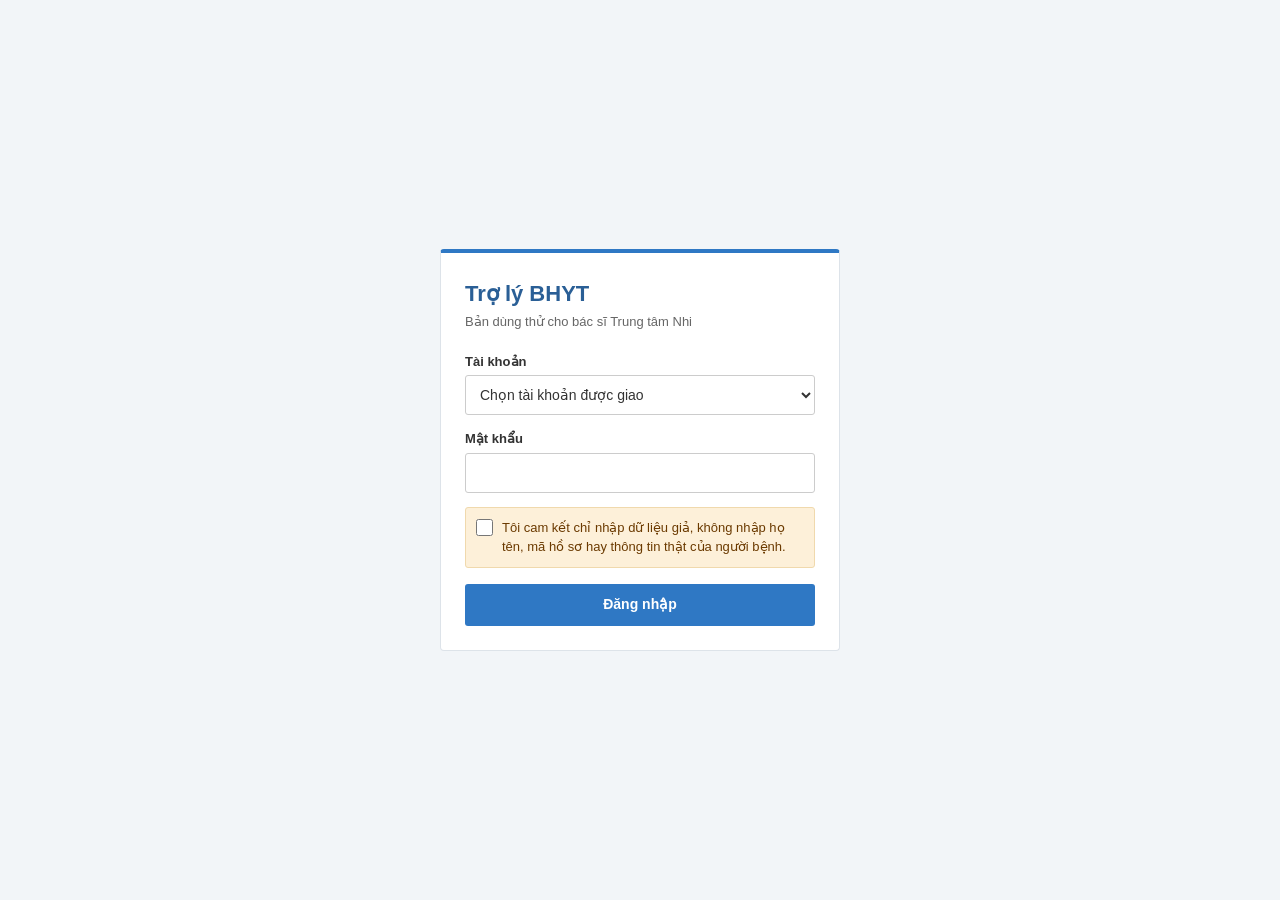
<file: web/dang-nhap.html>
<!doctype html>
<html lang="vi">
<head>
<meta charset="utf-8">
<meta name="viewport" content="width=device-width,initial-scale=1">
<title>Đăng nhập · Trợ lý BHYT</title>
<link rel="icon" href="data:,">
<style>
:root{--text:#333;--muted:#666;--line:#ccc;--blue:#2f78c4;--blue-d:#2a5f96;--rv:#b35c00;--rv-bg:#fdf0d9;--no:#d0021b;--no-bg:#fde6e4}
*{box-sizing:border-box}
[hidden]{display:none!important}
body{margin:0;min-height:100vh;display:flex;align-items:center;justify-content:center;padding:16px;background:#f2f5f8;color:var(--text);font:14px/1.5 Arial,"Segoe UI",Helvetica,sans-serif}
main{width:100%;max-width:400px;background:#fff;border:1px solid #dde3e9;border-top:4px solid var(--blue);border-radius:4px;padding:24px}
h1{margin:0;font-size:22px;font-weight:600;color:var(--blue-d)}
.phu{margin:2px 0 20px;color:var(--muted);font-size:13px}
label{display:block;margin:0 0 4px;font-weight:600;font-size:13px}
select,input[type=password]{display:block;width:100%;height:40px;margin-bottom:14px;padding:0 10px;border:1px solid var(--line);border-radius:3px;background:#fff;color:inherit;font:inherit}
select:focus-visible,input:focus-visible,button:focus-visible{outline:2px solid var(--blue);outline-offset:1px}
.camket{display:flex;gap:9px;align-items:flex-start;margin:4px 0 16px;padding:10px;border:1px solid #f0d9ad;border-radius:3px;background:var(--rv-bg);color:#6b3a00;font-size:13px;font-weight:400;cursor:pointer}
.camket input{flex:none;width:17px;height:17px;margin:1px 0 0}
button{width:100%;height:42px;border:0;border-radius:3px;background:var(--blue);color:#fff;font:inherit;font-weight:600;cursor:pointer}
button:hover{background:var(--blue-d)}
button:disabled{opacity:.65;cursor:wait}
#loi{margin:0 0 14px;padding:8px 10px;border-radius:3px;background:var(--no-bg);color:var(--no);font-size:13px}
</style>
</head>
<body>
<main>
  <h1>Trợ lý BHYT</h1>
  <p class="phu">Bản dùng thử cho bác sĩ Trung tâm Nhi</p>
  <form id="form">
    <label for="tk">Tài khoản</label>
    <select id="tk" autocomplete="username" required>
      <option value="" selected disabled>Chọn tài khoản được giao</option>
      <option>bs01</option><option>bs02</option><option>bs03</option><option>bs04</option>
      <option value="bs05">bs05 (duyệt và dùng thử, không tính vào số đo)</option>
    </select>
    <label for="mk">Mật khẩu</label>
    <input type="password" id="mk" required autocomplete="current-password">
    <label class="camket"><input type="checkbox" id="camket" required><span>Tôi cam kết chỉ nhập dữ liệu giả, không nhập họ tên, mã hồ sơ hay thông tin thật của người bệnh.</span></label>
    <p id="loi" role="alert" hidden></p>
    <button id="nut">Đăng nhập</button>
  </form>
</main>
<script>
const $ = id => document.getElementById(id);
$("form").addEventListener("submit", async e => {
  e.preventDefault();
  $("loi").hidden = true; $("nut").disabled = true;
  try {
    const r = await fetch("/dang-nhap", {method: "POST", headers: {"Content-Type": "application/json"},
      body: JSON.stringify({tai_khoan: $("tk").value, mat_khau: $("mk").value, cam_ket: $("camket").checked})});
    if (r.ok) { location.replace("/"); return; }
    const j = await r.json().catch(() => ({}));
    $("loi").textContent = typeof j.detail === "string" ? j.detail : "Không đăng nhập được. Vui lòng thử lại.";
  } catch { $("loi").textContent = "Không kết nối được máy chủ. Vui lòng thử lại."; }
  $("loi").hidden = false; $("nut").disabled = false;
});
</script>
</body>
</html>
</file>
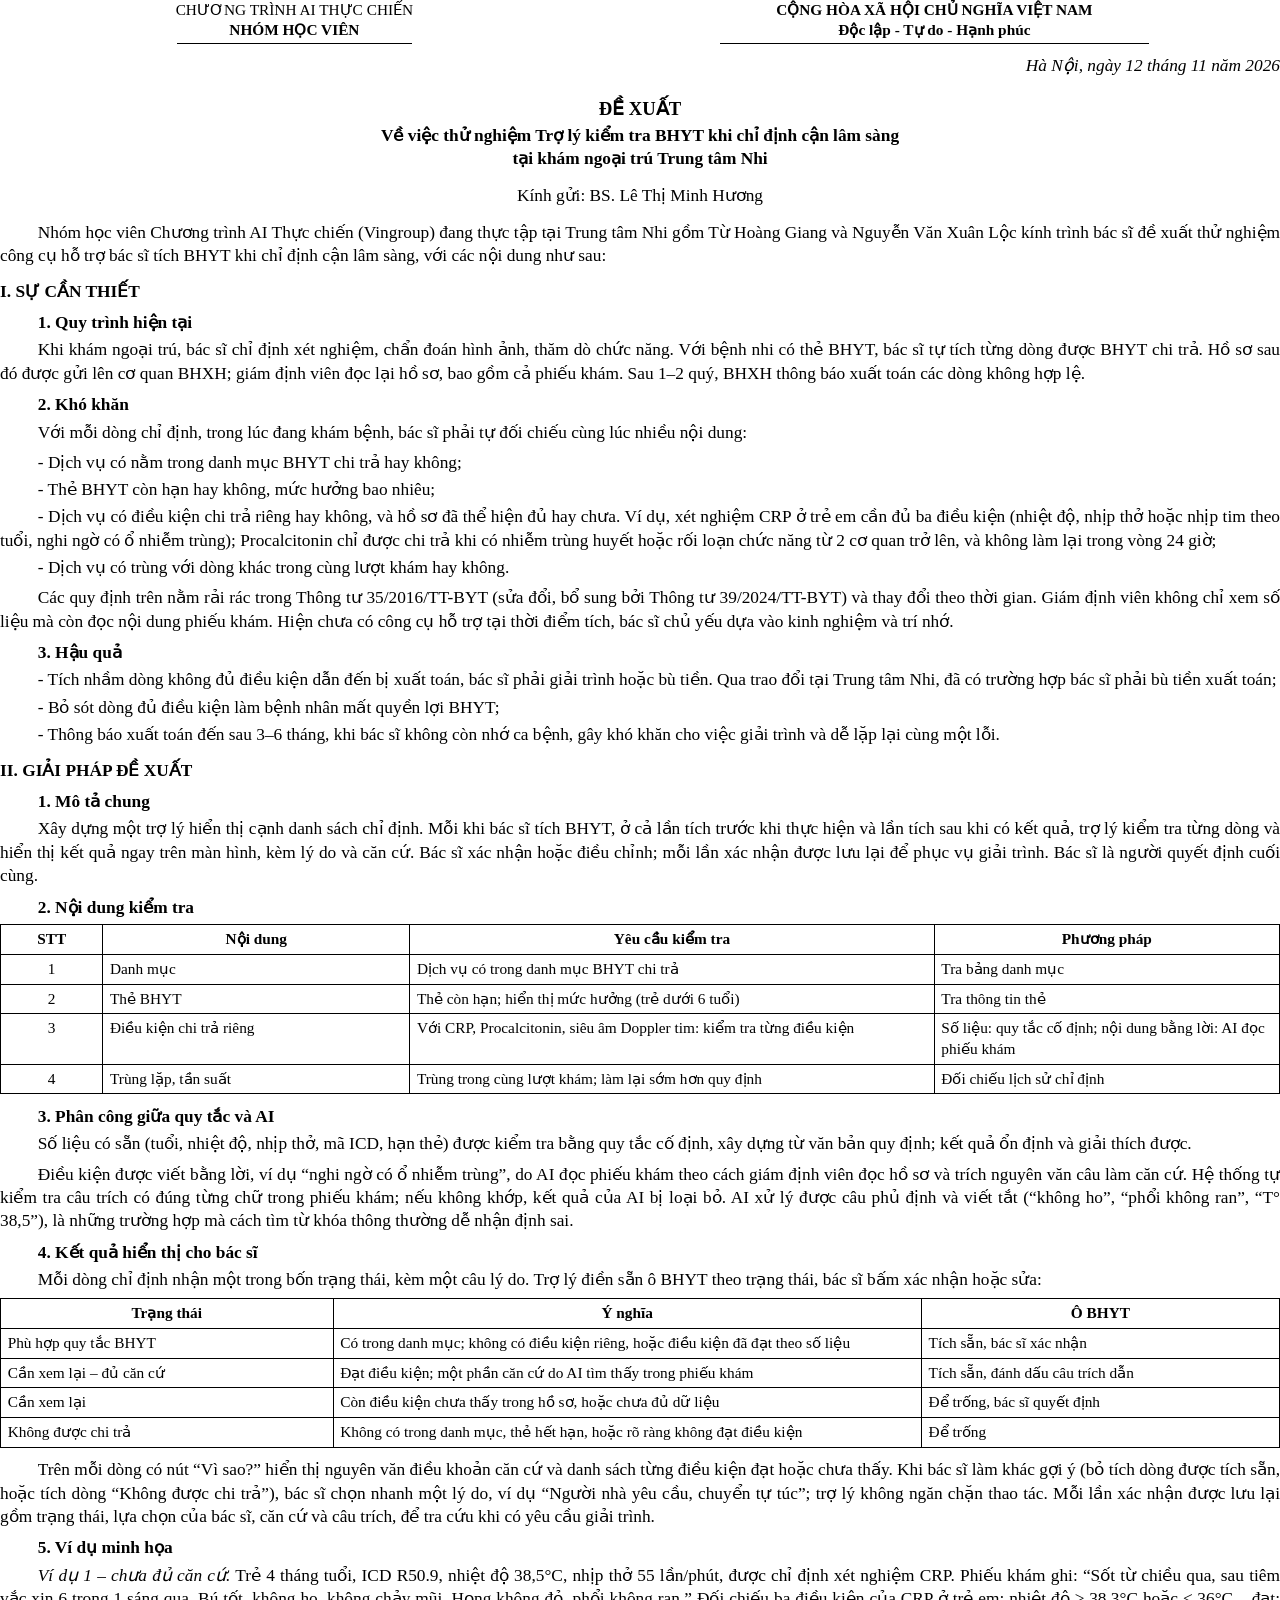
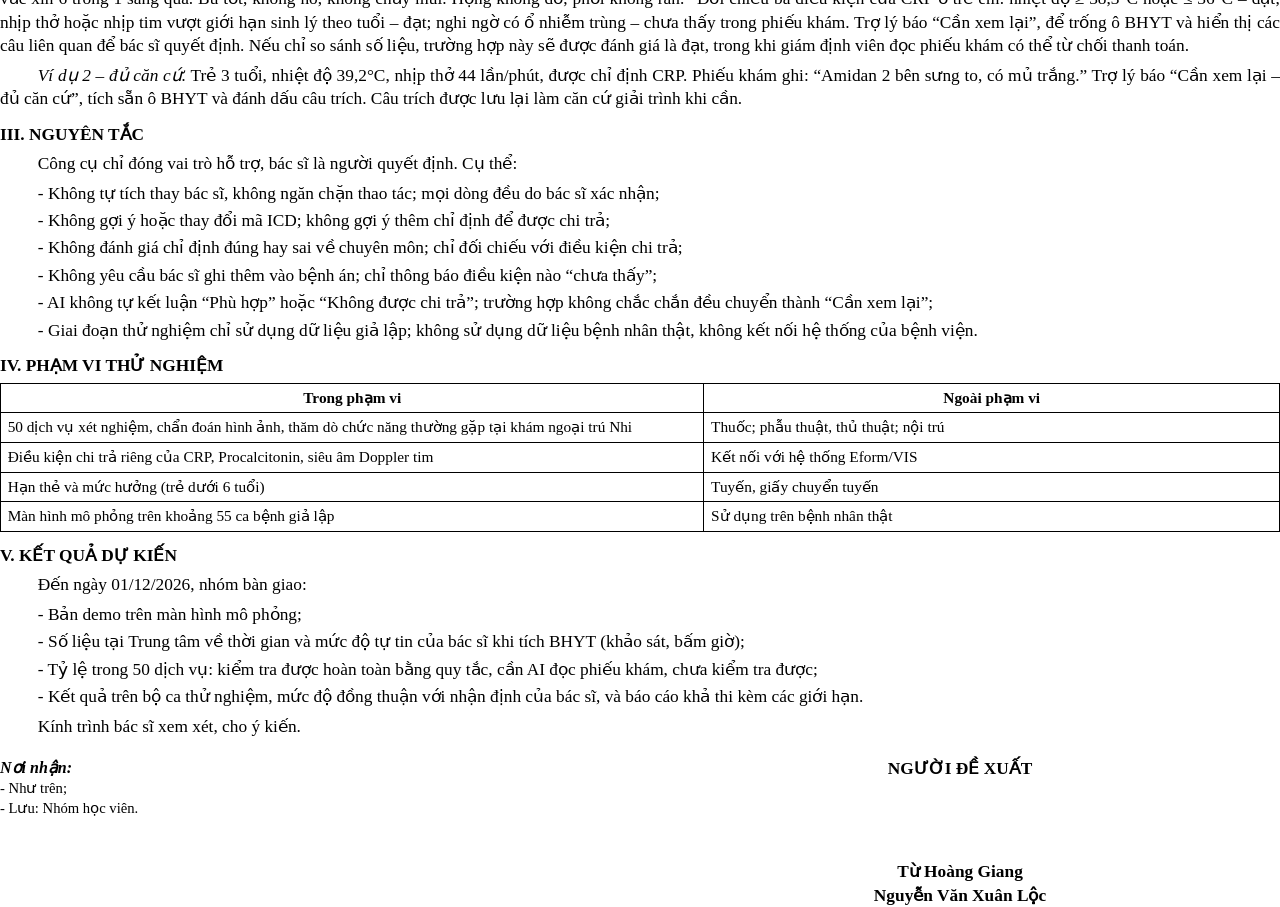
<file: docs/gui-bac-si/de-xuat-giai-phap.html>
<!doctype html>
<html lang="vi"><head><meta charset="utf-8"><title>Đề xuất — Trợ lý kiểm tra BHYT khi chỉ định cận lâm sàng</title>
<link rel="stylesheet" href="style.css"></head><body>

<div class="hdr">
  <div class="l">CHƯƠNG TRÌNH AI THỰC CHIẾN<b>NHÓM HỌC VIÊN</b><div class="line"></div></div>
  <div class="r"><b>CỘNG HÒA XÃ HỘI CHỦ NGHĨA VIỆT NAM</b><b>Độc lập - Tự do - Hạnh phúc</b><div class="line w"></div></div>
</div>
<p class="date">Hà Nội, ngày 12 tháng 11 năm 2026</p>

<p class="title">ĐỀ XUẤT</p>
<p class="sub">Về việc thử nghiệm Trợ lý kiểm tra BHYT khi chỉ định cận lâm sàng<br>tại khám ngoại trú Trung tâm Nhi</p>
<p class="to">Kính gửi: BS. Lê Thị Minh Hương</p>

<p>Nhóm học viên Chương trình AI Thực chiến (Vingroup) đang thực tập tại Trung tâm Nhi gồm Từ Hoàng Giang và Nguyễn Văn Xuân Lộc kính trình bác sĩ đề xuất thử nghiệm công cụ hỗ trợ bác sĩ tích BHYT khi chỉ định cận lâm sàng, với các nội dung như sau:</p>

<h2>I. SỰ CẦN THIẾT</h2>
<h3>1. Quy trình hiện tại</h3>
<p>Khi khám ngoại trú, bác sĩ chỉ định xét nghiệm, chẩn đoán hình ảnh, thăm dò chức năng. Với bệnh nhi có thẻ BHYT, bác sĩ tự tích từng dòng được BHYT chi trả. Hồ sơ sau đó được gửi lên cơ quan BHXH; giám định viên đọc lại hồ sơ, bao gồm cả phiếu khám. Sau 1–2 quý, BHXH thông báo xuất toán các dòng không hợp lệ.</p>

<h3>2. Khó khăn</h3>
<p>Với mỗi dòng chỉ định, trong lúc đang khám bệnh, bác sĩ phải tự đối chiếu cùng lúc nhiều nội dung:</p>
<ul>
  <li>Dịch vụ có nằm trong danh mục BHYT chi trả hay không;</li>
  <li>Thẻ BHYT còn hạn hay không, mức hưởng bao nhiêu;</li>
  <li>Dịch vụ có điều kiện chi trả riêng hay không, và hồ sơ đã thể hiện đủ hay chưa. Ví dụ, xét nghiệm CRP ở trẻ em cần đủ ba điều kiện (nhiệt độ, nhịp thở hoặc nhịp tim theo tuổi, nghi ngờ có ổ nhiễm trùng); Procalcitonin chỉ được chi trả khi có nhiễm trùng huyết hoặc rối loạn chức năng từ 2 cơ quan trở lên, và không làm lại trong vòng 24 giờ;</li>
  <li>Dịch vụ có trùng với dòng khác trong cùng lượt khám hay không.</li>
</ul>
<p>Các quy định trên nằm rải rác trong Thông tư 35/2016/TT-BYT (sửa đổi, bổ sung bởi Thông tư 39/2024/TT-BYT) và thay đổi theo thời gian. Giám định viên không chỉ xem số liệu mà còn đọc nội dung phiếu khám. Hiện chưa có công cụ hỗ trợ tại thời điểm tích, bác sĩ chủ yếu dựa vào kinh nghiệm và trí nhớ.</p>

<h3>3. Hậu quả</h3>
<ul>
  <li>Tích nhầm dòng không đủ điều kiện dẫn đến bị xuất toán, bác sĩ phải giải trình hoặc bù tiền. Qua trao đổi tại Trung tâm Nhi, đã có trường hợp bác sĩ phải bù tiền xuất toán;</li>
  <li>Bỏ sót dòng đủ điều kiện làm bệnh nhân mất quyền lợi BHYT;</li>
  <li>Thông báo xuất toán đến sau 3–6 tháng, khi bác sĩ không còn nhớ ca bệnh, gây khó khăn cho việc giải trình và dễ lặp lại cùng một lỗi.</li>
</ul>

<h2>II. GIẢI PHÁP ĐỀ XUẤT</h2>
<h3>1. Mô tả chung</h3>
<p>Xây dựng một trợ lý hiển thị cạnh danh sách chỉ định. Mỗi khi bác sĩ tích BHYT, ở cả lần tích trước khi thực hiện và lần tích sau khi có kết quả, trợ lý kiểm tra từng dòng và hiển thị kết quả ngay trên màn hình, kèm lý do và căn cứ. Bác sĩ xác nhận hoặc điều chỉnh; mỗi lần xác nhận được lưu lại để phục vụ giải trình. Bác sĩ là người quyết định cuối cùng.</p>

<h3>2. Nội dung kiểm tra</h3>
<table>
  <tr><th style="width:8%">STT</th><th style="width:24%">Nội dung</th><th>Yêu cầu kiểm tra</th><th style="width:27%">Phương pháp</th></tr>
  <tr><td class="c">1</td><td>Danh mục</td><td>Dịch vụ có trong danh mục BHYT chi trả</td><td>Tra bảng danh mục</td></tr>
  <tr><td class="c">2</td><td>Thẻ BHYT</td><td>Thẻ còn hạn; hiển thị mức hưởng (trẻ dưới 6 tuổi)</td><td>Tra thông tin thẻ</td></tr>
  <tr><td class="c">3</td><td>Điều kiện chi trả riêng</td><td>Với CRP, Procalcitonin, siêu âm Doppler tim: kiểm tra từng điều kiện</td><td>Số liệu: quy tắc cố định; nội dung bằng lời: AI đọc phiếu khám</td></tr>
  <tr><td class="c">4</td><td>Trùng lặp, tần suất</td><td>Trùng trong cùng lượt khám; làm lại sớm hơn quy định</td><td>Đối chiếu lịch sử chỉ định</td></tr>
</table>

<h3>3. Phân công giữa quy tắc và AI</h3>
<p>Số liệu có sẵn (tuổi, nhiệt độ, nhịp thở, mã ICD, hạn thẻ) được kiểm tra bằng quy tắc cố định, xây dựng từ văn bản quy định; kết quả ổn định và giải thích được.</p>
<p>Điều kiện được viết bằng lời, ví dụ “nghi ngờ có ổ nhiễm trùng”, do AI đọc phiếu khám theo cách giám định viên đọc hồ sơ và trích nguyên văn câu làm căn cứ. Hệ thống tự kiểm tra câu trích có đúng từng chữ trong phiếu khám; nếu không khớp, kết quả của AI bị loại bỏ. AI xử lý được câu phủ định và viết tắt (“không ho”, “phổi không ran”, “T° 38,5”), là những trường hợp mà cách tìm từ khóa thông thường dễ nhận định sai.</p>

<h3>4. Kết quả hiển thị cho bác sĩ</h3>
<p>Mỗi dòng chỉ định nhận một trong bốn trạng thái, kèm một câu lý do. Trợ lý điền sẵn ô BHYT theo trạng thái, bác sĩ bấm xác nhận hoặc sửa:</p>
<table>
  <tr><th style="width:26%">Trạng thái</th><th>Ý nghĩa</th><th style="width:28%">Ô BHYT</th></tr>
  <tr><td>Phù hợp quy tắc BHYT</td><td>Có trong danh mục; không có điều kiện riêng, hoặc điều kiện đã đạt theo số liệu</td><td>Tích sẵn, bác sĩ xác nhận</td></tr>
  <tr><td>Cần xem lại – đủ căn cứ</td><td>Đạt điều kiện; một phần căn cứ do AI tìm thấy trong phiếu khám</td><td>Tích sẵn, đánh dấu câu trích dẫn</td></tr>
  <tr><td>Cần xem lại</td><td>Còn điều kiện chưa thấy trong hồ sơ, hoặc chưa đủ dữ liệu</td><td>Để trống, bác sĩ quyết định</td></tr>
  <tr><td>Không được chi trả</td><td>Không có trong danh mục, thẻ hết hạn, hoặc rõ ràng không đạt điều kiện</td><td>Để trống</td></tr>
</table>
<p>Trên mỗi dòng có nút “Vì sao?” hiển thị nguyên văn điều khoản căn cứ và danh sách từng điều kiện đạt hoặc chưa thấy. Khi bác sĩ làm khác gợi ý (bỏ tích dòng được tích sẵn, hoặc tích dòng “Không được chi trả”), bác sĩ chọn nhanh một lý do, ví dụ “Người nhà yêu cầu, chuyển tự túc”; trợ lý không ngăn chặn thao tác. Mỗi lần xác nhận được lưu lại gồm trạng thái, lựa chọn của bác sĩ, căn cứ và câu trích, để tra cứu khi có yêu cầu giải trình.</p>

<h3>5. Ví dụ minh họa</h3>
<p><i>Ví dụ 1 – chưa đủ căn cứ.</i> Trẻ 4 tháng tuổi, ICD R50.9, nhiệt độ 38,5°C, nhịp thở 55 lần/phút, được chỉ định xét nghiệm CRP. Phiếu khám ghi: “Sốt từ chiều qua, sau tiêm vắc xin 6 trong 1 sáng qua. Bú tốt, không ho, không chảy mũi. Họng không đỏ, phổi không ran.” Đối chiếu ba điều kiện của CRP ở trẻ em: nhiệt độ ≥ 38,3°C hoặc ≤ 36°C – đạt; nhịp thở hoặc nhịp tim vượt giới hạn sinh lý theo tuổi – đạt; nghi ngờ có ổ nhiễm trùng – chưa thấy trong phiếu khám. Trợ lý báo “Cần xem lại”, để trống ô BHYT và hiển thị các câu liên quan để bác sĩ quyết định. Nếu chỉ so sánh số liệu, trường hợp này sẽ được đánh giá là đạt, trong khi giám định viên đọc phiếu khám có thể từ chối thanh toán.</p>
<p><i>Ví dụ 2 – đủ căn cứ.</i> Trẻ 3 tuổi, nhiệt độ 39,2°C, nhịp thở 44 lần/phút, được chỉ định CRP. Phiếu khám ghi: “Amidan 2 bên sưng to, có mủ trắng.” Trợ lý báo “Cần xem lại – đủ căn cứ”, tích sẵn ô BHYT và đánh dấu câu trích. Câu trích được lưu lại làm căn cứ giải trình khi cần.</p>

<h2>III. NGUYÊN TẮC</h2>
<p>Công cụ chỉ đóng vai trò hỗ trợ, bác sĩ là người quyết định. Cụ thể:</p>
<ul>
  <li>Không tự tích thay bác sĩ, không ngăn chặn thao tác; mọi dòng đều do bác sĩ xác nhận;</li>
  <li>Không gợi ý hoặc thay đổi mã ICD; không gợi ý thêm chỉ định để được chi trả;</li>
  <li>Không đánh giá chỉ định đúng hay sai về chuyên môn; chỉ đối chiếu với điều kiện chi trả;</li>
  <li>Không yêu cầu bác sĩ ghi thêm vào bệnh án; chỉ thông báo điều kiện nào “chưa thấy”;</li>
  <li>AI không tự kết luận “Phù hợp” hoặc “Không được chi trả”; trường hợp không chắc chắn đều chuyển thành “Cần xem lại”;</li>
  <li>Giai đoạn thử nghiệm chỉ sử dụng dữ liệu giả lập; không sử dụng dữ liệu bệnh nhân thật, không kết nối hệ thống của bệnh viện.</li>
</ul>

<h2>IV. PHẠM VI THỬ NGHIỆM</h2>
<table>
  <tr><th style="width:55%">Trong phạm vi</th><th>Ngoài phạm vi</th></tr>
  <tr><td>50 dịch vụ xét nghiệm, chẩn đoán hình ảnh, thăm dò chức năng thường gặp tại khám ngoại trú Nhi</td><td>Thuốc; phẫu thuật, thủ thuật; nội trú</td></tr>
  <tr><td>Điều kiện chi trả riêng của CRP, Procalcitonin, siêu âm Doppler tim</td><td>Kết nối với hệ thống Eform/VIS</td></tr>
  <tr><td>Hạn thẻ và mức hưởng (trẻ dưới 6 tuổi)</td><td>Tuyến, giấy chuyển tuyến</td></tr>
  <tr><td>Màn hình mô phỏng trên khoảng 55 ca bệnh giả lập</td><td>Sử dụng trên bệnh nhân thật</td></tr>
</table>

<h2>V. KẾT QUẢ DỰ KIẾN</h2>
<p>Đến ngày 01/12/2026, nhóm bàn giao:</p>
<ul>
  <li>Bản demo trên màn hình mô phỏng;</li>
  <li>Số liệu tại Trung tâm về thời gian và mức độ tự tin của bác sĩ khi tích BHYT (khảo sát, bấm giờ);</li>
  <li>Tỷ lệ trong 50 dịch vụ: kiểm tra được hoàn toàn bằng quy tắc, cần AI đọc phiếu khám, chưa kiểm tra được;</li>
  <li>Kết quả trên bộ ca thử nghiệm, mức độ đồng thuận với nhận định của bác sĩ, và báo cáo khả thi kèm các giới hạn.</li>
</ul>
<p>Kính trình bác sĩ xem xét, cho ý kiến.</p>

<div class="sign">
  <div class="nn"><b>Nơi nhận:</b><br>- Như trên;<br>- Lưu: Nhóm học viên.</div>
  <div class="ky"><b>NGƯỜI ĐỀ XUẤT</b><div class="names">Từ Hoàng Giang<br>Nguyễn Văn Xuân Lộc</div></div>
</div>

</body></html>
</file>
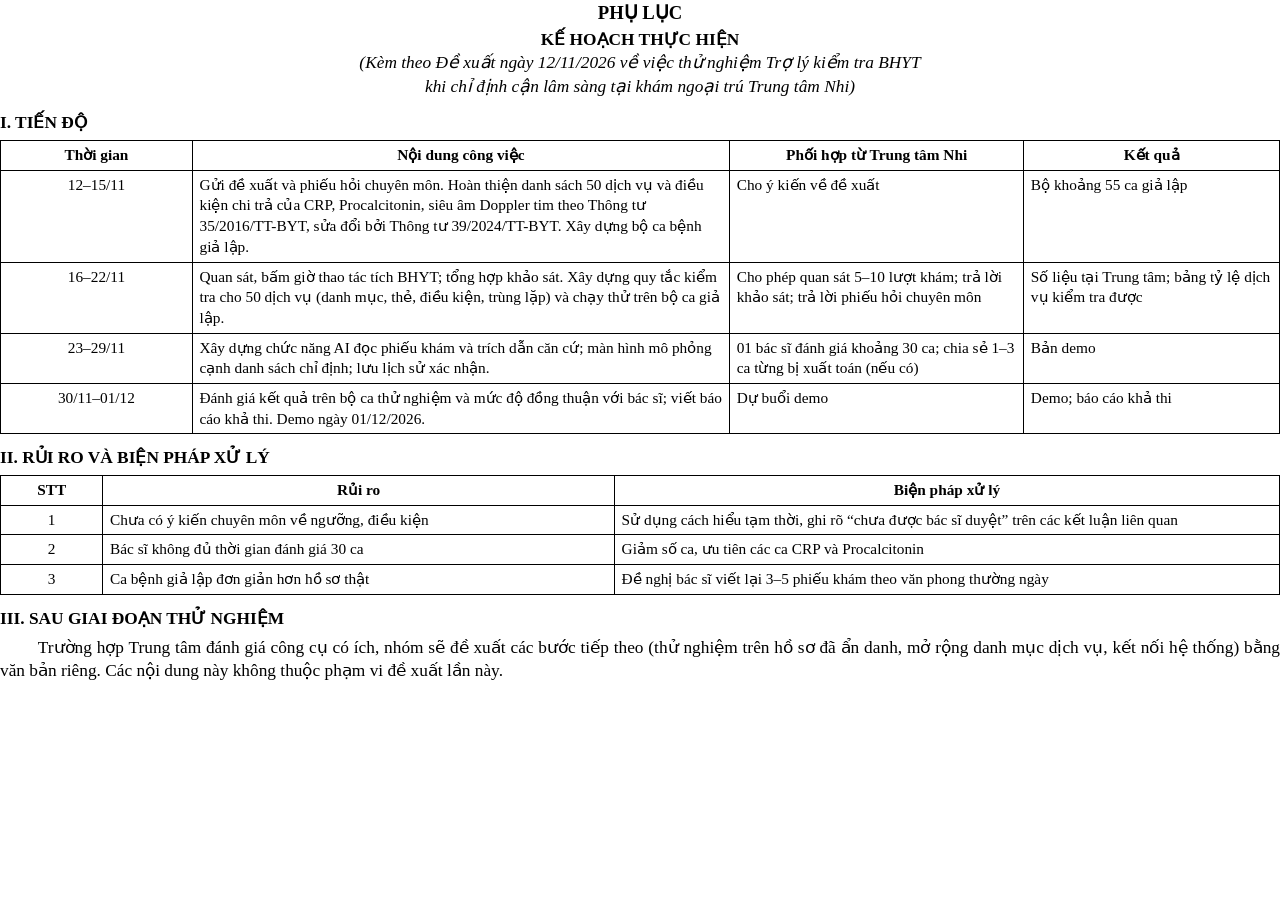
<file: docs/gui-bac-si/ke-hoach-thuc-hien.html>
<!doctype html>
<html lang="vi"><head><meta charset="utf-8"><title>Phụ lục — Kế hoạch thực hiện</title>
<link rel="stylesheet" href="style.css"><style>@page { margin: 15mm 18mm 15mm 30mm; }</style></head><body>

<p class="title">PHỤ LỤC</p>
<p class="sub">KẾ HOẠCH THỰC HIỆN<br><span style="font-weight:normal; font-style:italic">(Kèm theo Đề xuất ngày 12/11/2026 về việc thử nghiệm Trợ lý kiểm tra BHYT<br>khi chỉ định cận lâm sàng tại khám ngoại trú Trung tâm Nhi)</span></p>

<h2>I. TIẾN ĐỘ</h2>
<table>
  <tr><th style="width:15%">Thời gian</th><th>Nội dung công việc</th><th style="width:23%">Phối hợp từ Trung tâm Nhi</th><th style="width:20%">Kết quả</th></tr>
  <tr><td class="c">12–15/11</td><td>Gửi đề xuất và phiếu hỏi chuyên môn. Hoàn thiện danh sách 50 dịch vụ và điều kiện chi trả của CRP, Procalcitonin, siêu âm Doppler tim theo Thông tư 35/2016/TT-BYT, sửa đổi bởi Thông tư 39/2024/TT-BYT. Xây dựng bộ ca bệnh giả lập.</td><td>Cho ý kiến về đề xuất</td><td>Bộ khoảng 55 ca giả lập</td></tr>
  <tr><td class="c">16–22/11</td><td>Quan sát, bấm giờ thao tác tích BHYT; tổng hợp khảo sát. Xây dựng quy tắc kiểm tra cho 50 dịch vụ (danh mục, thẻ, điều kiện, trùng lặp) và chạy thử trên bộ ca giả lập.</td><td>Cho phép quan sát 5–10 lượt khám; trả lời khảo sát; trả lời phiếu hỏi chuyên môn</td><td>Số liệu tại Trung tâm; bảng tỷ lệ dịch vụ kiểm tra được</td></tr>
  <tr><td class="c">23–29/11</td><td>Xây dựng chức năng AI đọc phiếu khám và trích dẫn căn cứ; màn hình mô phỏng cạnh danh sách chỉ định; lưu lịch sử xác nhận.</td><td>01 bác sĩ đánh giá khoảng 30 ca; chia sẻ 1–3 ca từng bị xuất toán (nếu có)</td><td>Bản demo</td></tr>
  <tr><td class="c">30/11–01/12</td><td>Đánh giá kết quả trên bộ ca thử nghiệm và mức độ đồng thuận với bác sĩ; viết báo cáo khả thi. Demo ngày 01/12/2026.</td><td>Dự buổi demo</td><td>Demo; báo cáo khả thi</td></tr>
</table>

<h2>II. RỦI RO VÀ BIỆN PHÁP XỬ LÝ</h2>
<table>
  <tr><th style="width:8%">STT</th><th style="width:40%">Rủi ro</th><th>Biện pháp xử lý</th></tr>
  <tr><td class="c">1</td><td>Chưa có ý kiến chuyên môn về ngưỡng, điều kiện</td><td>Sử dụng cách hiểu tạm thời, ghi rõ “chưa được bác sĩ duyệt” trên các kết luận liên quan</td></tr>
  <tr><td class="c">2</td><td>Bác sĩ không đủ thời gian đánh giá 30 ca</td><td>Giảm số ca, ưu tiên các ca CRP và Procalcitonin</td></tr>
  <tr><td class="c">3</td><td>Ca bệnh giả lập đơn giản hơn hồ sơ thật</td><td>Đề nghị bác sĩ viết lại 3–5 phiếu khám theo văn phong thường ngày</td></tr>
</table>

<h2>III. SAU GIAI ĐOẠN THỬ NGHIỆM</h2>
<p>Trường hợp Trung tâm đánh giá công cụ có ích, nhóm sẽ đề xuất các bước tiếp theo (thử nghiệm trên hồ sơ đã ẩn danh, mở rộng danh mục dịch vụ, kết nối hệ thống) bằng văn bản riêng. Các nội dung này không thuộc phạm vi đề xuất lần này.</p>

</body></html>
</file>
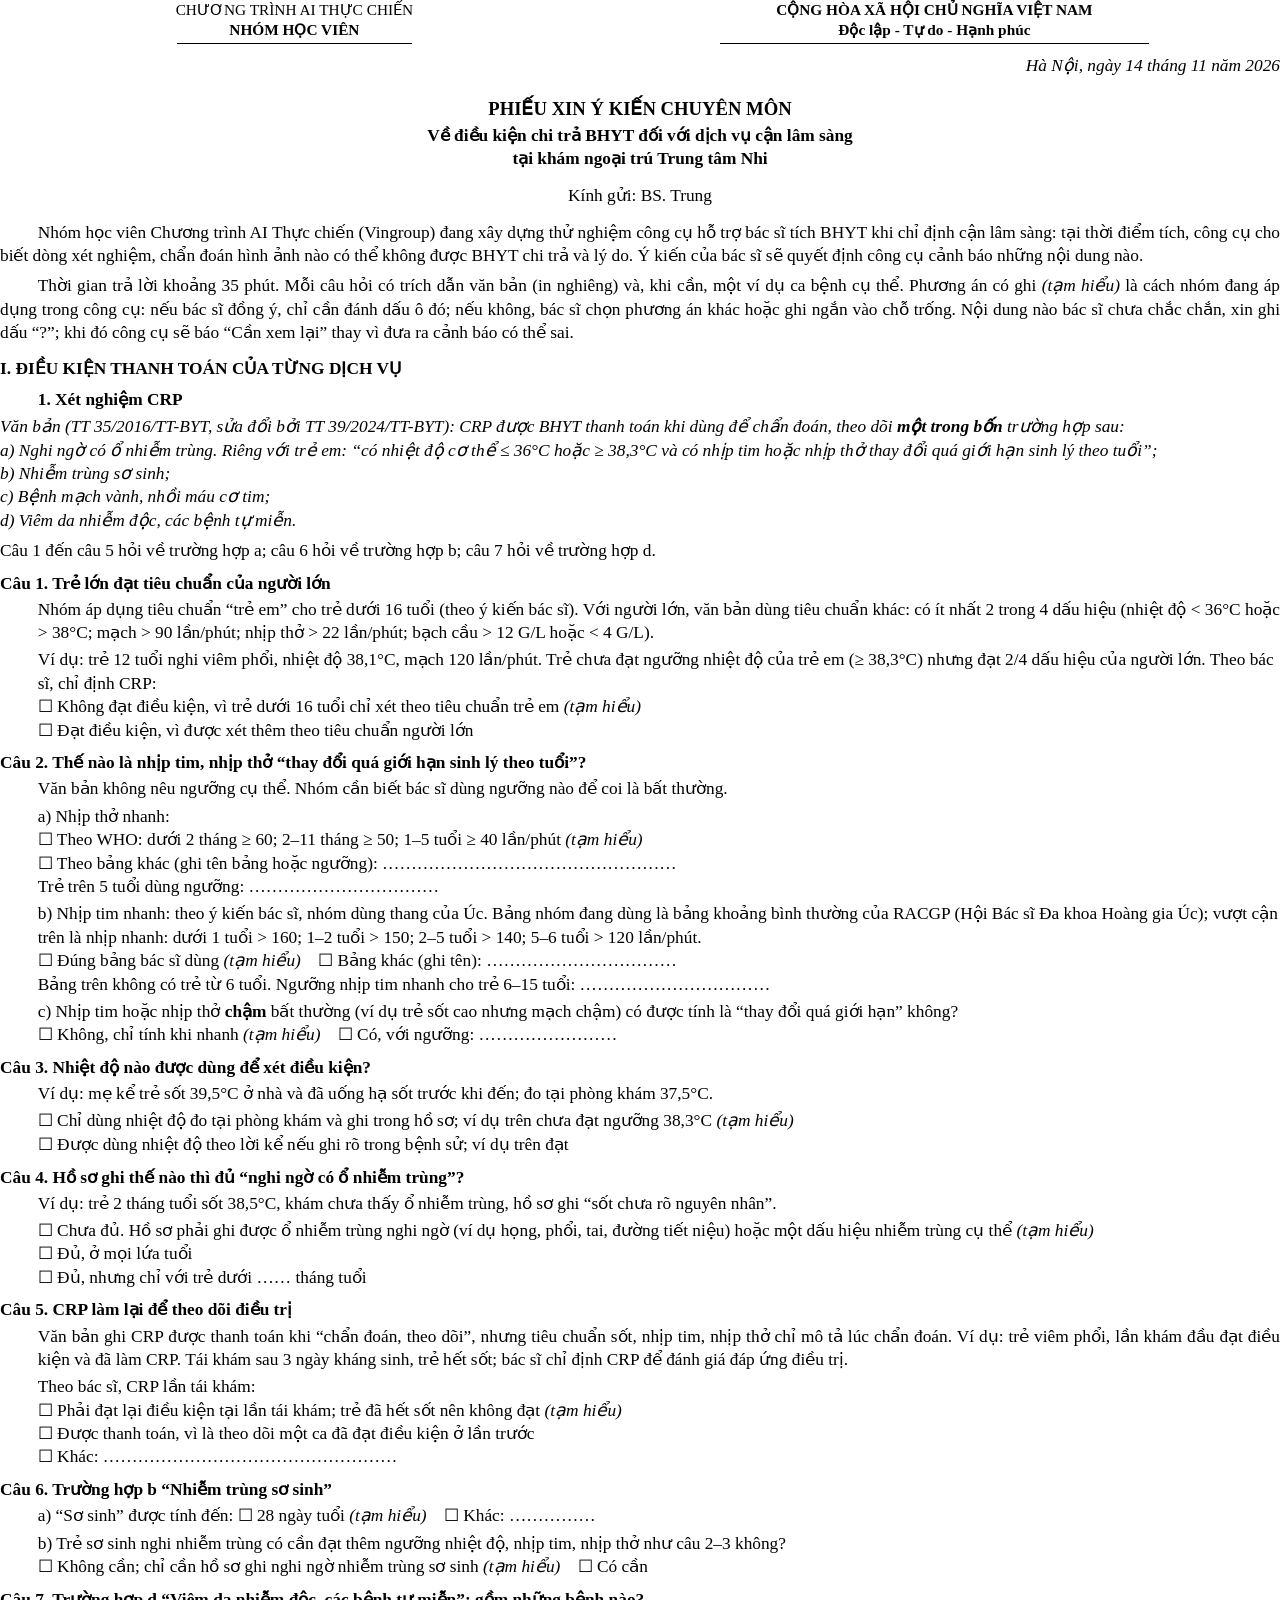
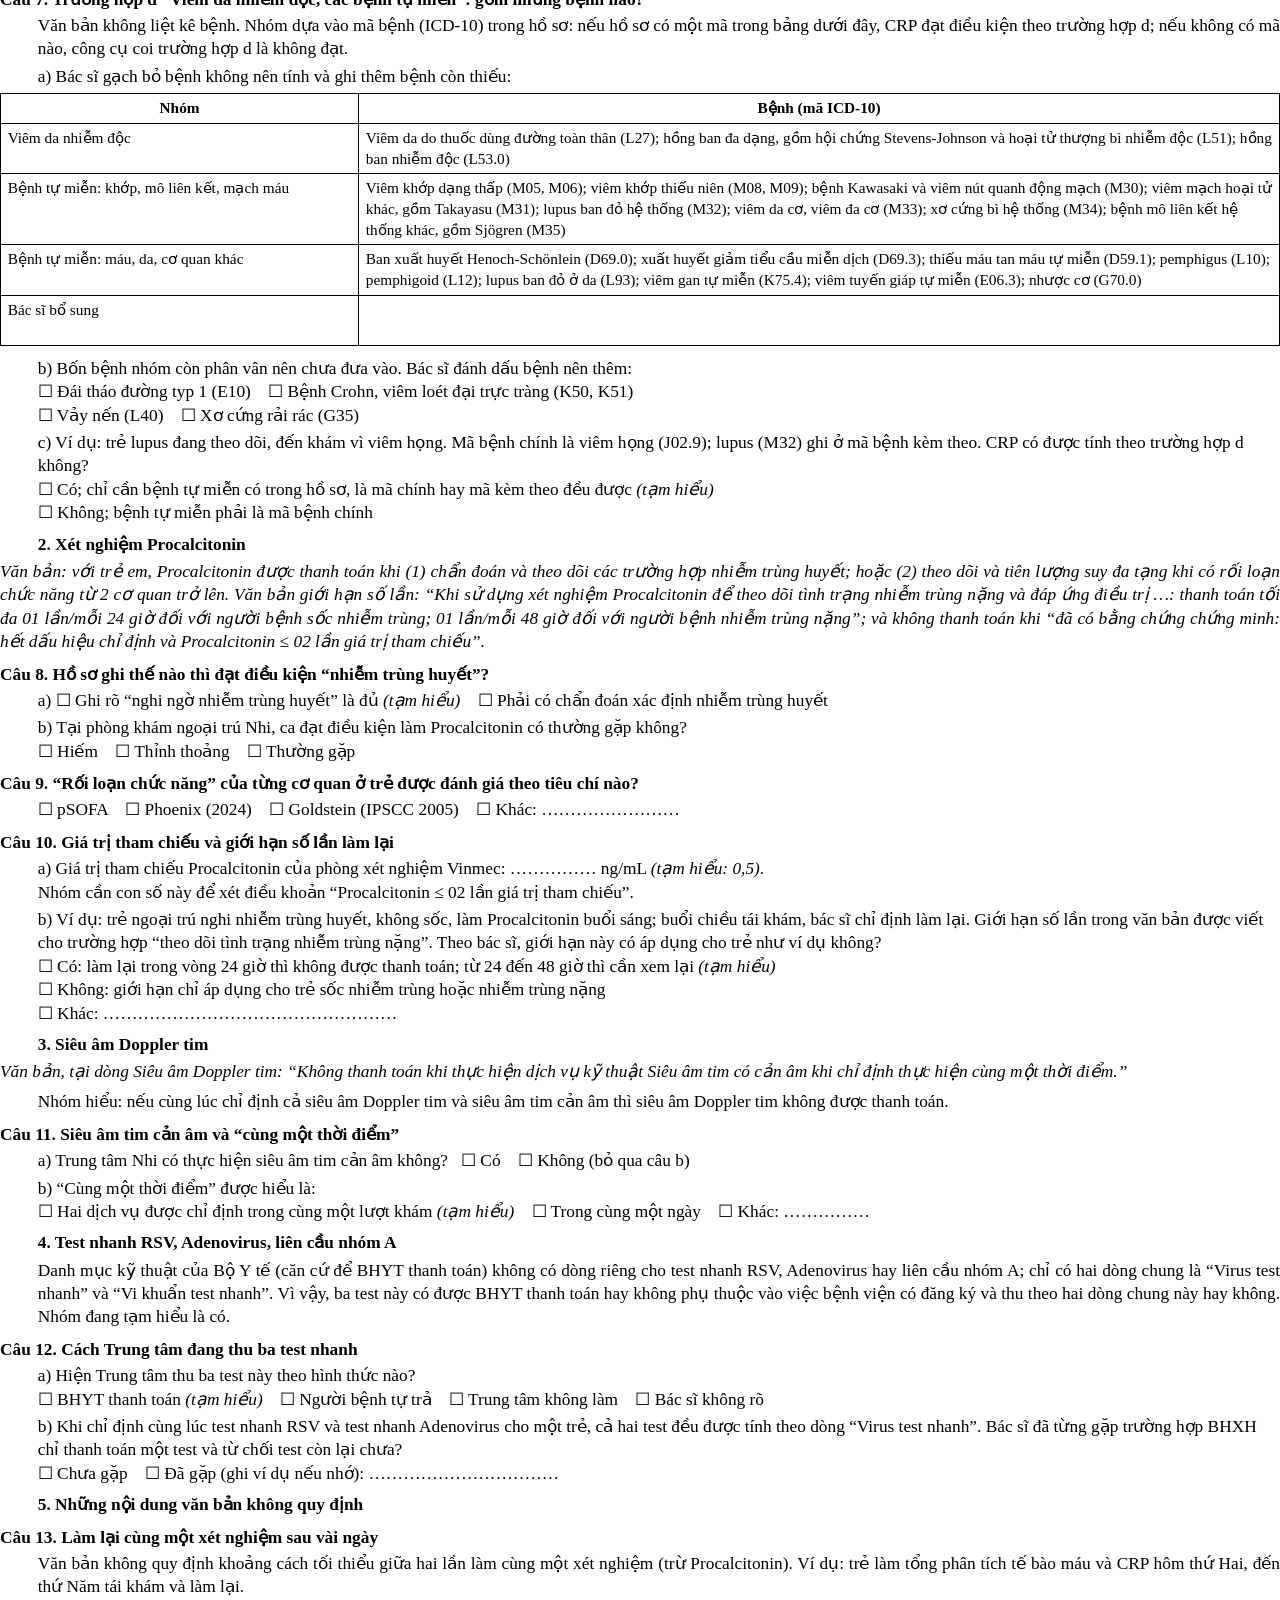
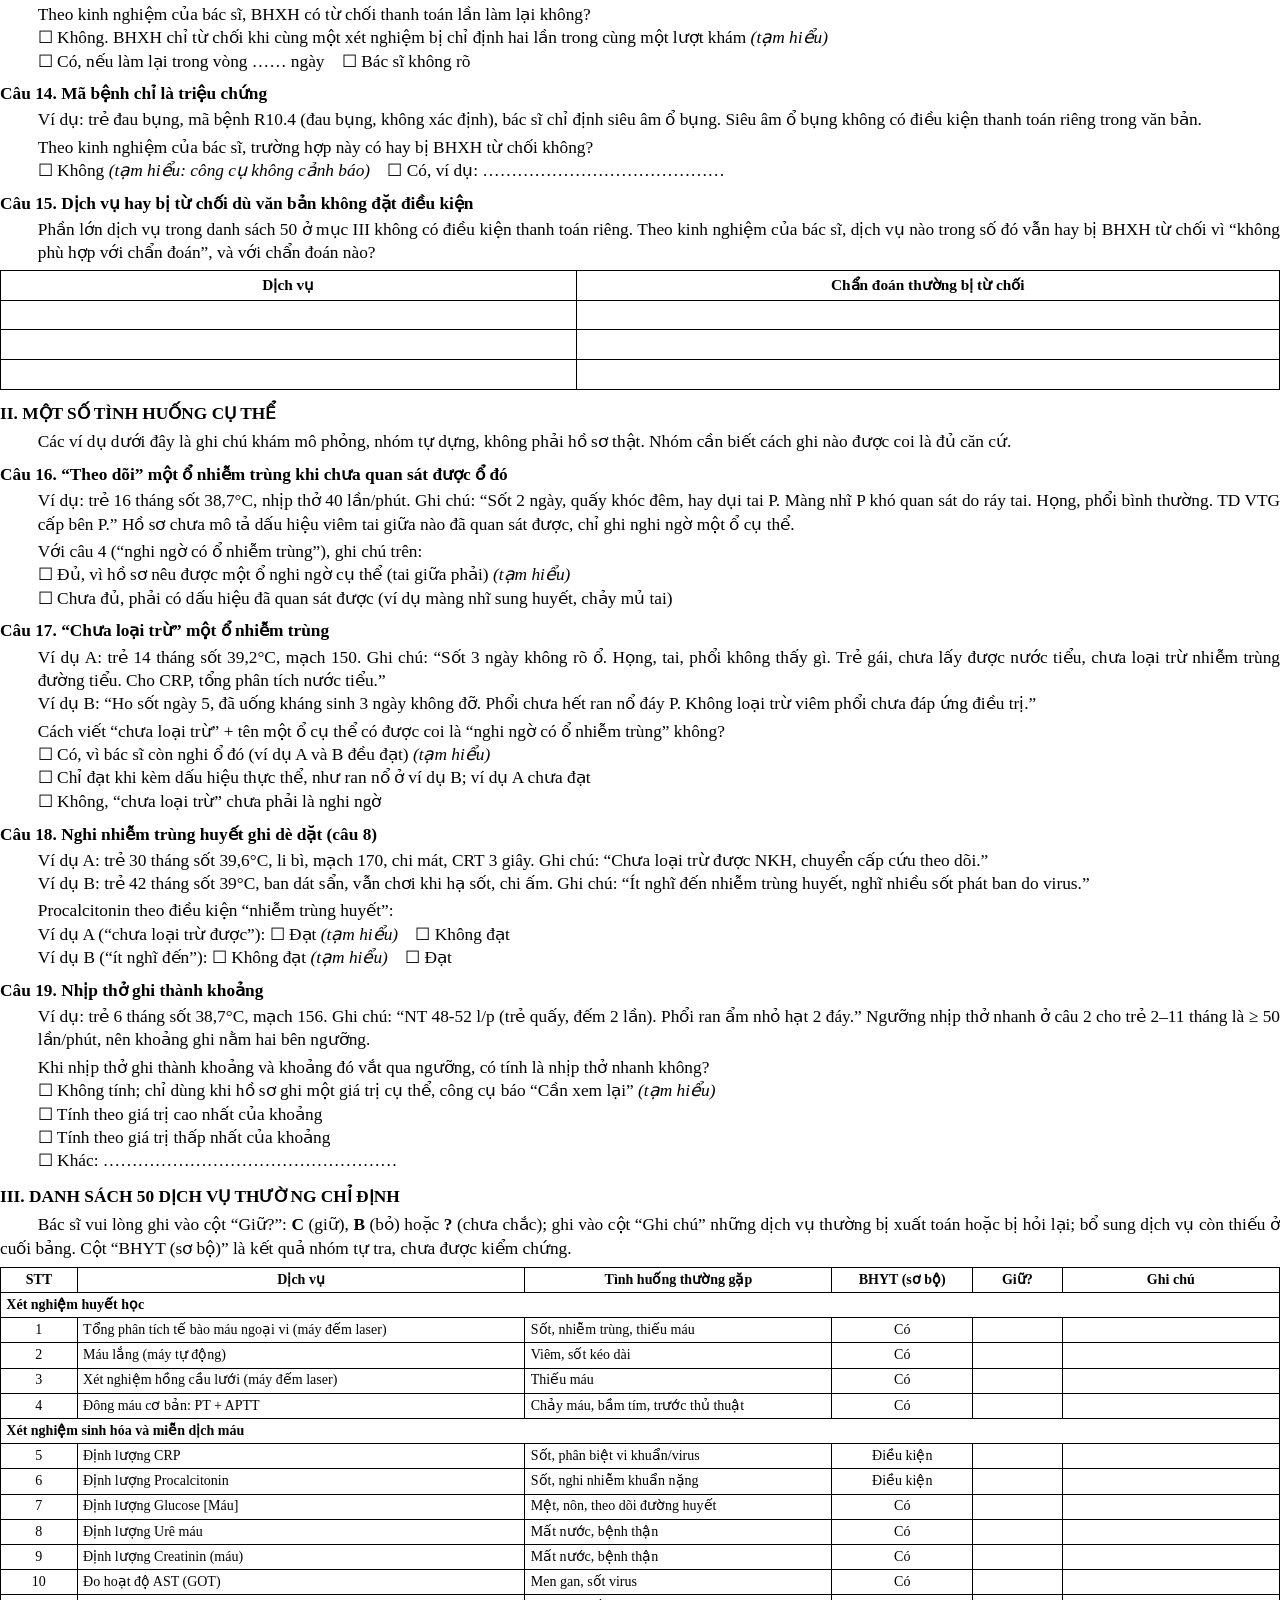
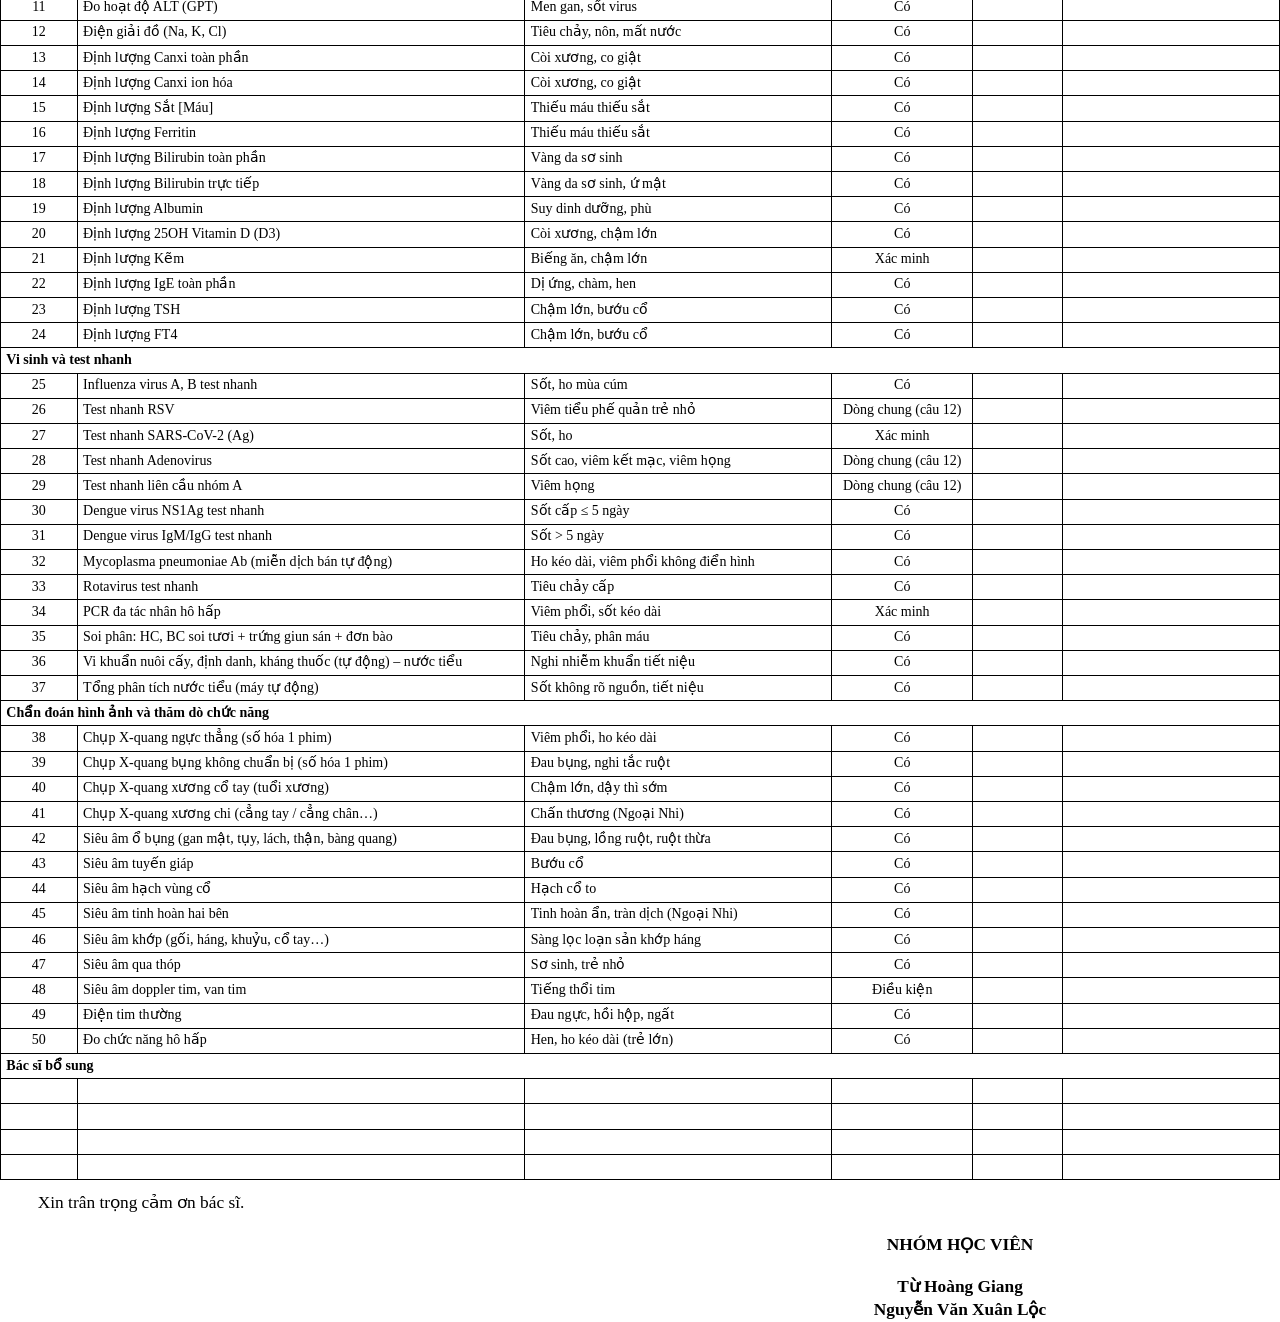
<file: docs/gui-bac-si/phieu-hoi-chuyen-mon.html>
<!doctype html>
<html lang="vi"><head><meta charset="utf-8"><title>Phiếu xin ý kiến chuyên môn — BHYT cận lâm sàng Nhi</title>
<link rel="stylesheet" href="style.css">
<style>
.q { text-align: left; text-indent: 0; margin: 4pt 0 2pt; }
.opt { text-align: left; text-indent: 0; padding-left: 1cm; margin: 0 0 3pt; }
.tam { font-style: italic; }
.vd { text-align: justify; text-indent: 0; padding-left: 1cm; margin: 0 0 3pt; }
.q { font-weight: bold; margin-top: 7pt; break-after: avoid; }
table.ds { font-size: 10.5pt; }
table.ds th, table.ds td { padding: 2pt 4pt; }
</style></head><body>

<div class="hdr">
  <div class="l">CHƯƠNG TRÌNH AI THỰC CHIẾN<b>NHÓM HỌC VIÊN</b><div class="line"></div></div>
  <div class="r"><b>CỘNG HÒA XÃ HỘI CHỦ NGHĨA VIỆT NAM</b><b>Độc lập - Tự do - Hạnh phúc</b><div class="line w"></div></div>
</div>
<p class="date">Hà Nội, ngày 14 tháng 11 năm 2026</p>

<p class="title">PHIẾU XIN Ý KIẾN CHUYÊN MÔN</p>
<p class="sub">Về điều kiện chi trả BHYT đối với dịch vụ cận lâm sàng<br>tại khám ngoại trú Trung tâm Nhi</p>
<p class="to">Kính gửi: BS. Trung</p>

<p>Nhóm học viên Chương trình AI Thực chiến (Vingroup) đang xây dựng thử nghiệm công cụ hỗ trợ bác sĩ tích BHYT khi chỉ định cận lâm sàng: tại thời điểm tích, công cụ cho biết dòng xét nghiệm, chẩn đoán hình ảnh nào có thể không được BHYT chi trả và lý do. Ý kiến của bác sĩ sẽ quyết định công cụ cảnh báo những nội dung nào.</p>
<p>Thời gian trả lời khoảng 35 phút. Mỗi câu hỏi có trích dẫn văn bản (in nghiêng) và, khi cần, một ví dụ ca bệnh cụ thể. Phương án có ghi <i>(tạm hiểu)</i> là cách nhóm đang áp dụng trong công cụ: nếu bác sĩ đồng ý, chỉ cần đánh dấu ô đó; nếu không, bác sĩ chọn phương án khác hoặc ghi ngắn vào chỗ trống. Nội dung nào bác sĩ chưa chắc chắn, xin ghi dấu “?”; khi đó công cụ sẽ báo “Cần xem lại” thay vì đưa ra cảnh báo có thể sai.</p>

<h2>I. ĐIỀU KIỆN THANH TOÁN CỦA TỪNG DỊCH VỤ</h2>

<h3>1. Xét nghiệm CRP</h3>
<p class="ni tam">Văn bản (TT 35/2016/TT-BYT, sửa đổi bởi TT 39/2024/TT-BYT): CRP được BHYT thanh toán khi dùng để chẩn đoán, theo dõi <b>một trong bốn</b> trường hợp sau:<br>
a) Nghi ngờ có ổ nhiễm trùng. Riêng với trẻ em: “có nhiệt độ cơ thể ≤ 36°C hoặc ≥ 38,3°C và có nhịp tim hoặc nhịp thở thay đổi quá giới hạn sinh lý theo tuổi”;<br>
b) Nhiễm trùng sơ sinh;<br>
c) Bệnh mạch vành, nhồi máu cơ tim;<br>
d) Viêm da nhiễm độc, các bệnh tự miễn.</p>
<p class="ni">Câu 1 đến câu 5 hỏi về trường hợp a; câu 6 hỏi về trường hợp b; câu 7 hỏi về trường hợp d.</p>

<p class="q">Câu 1. Trẻ lớn đạt tiêu chuẩn của người lớn</p>
<p class="vd">Nhóm áp dụng tiêu chuẩn “trẻ em” cho trẻ dưới 16 tuổi (theo ý kiến bác sĩ). Với người lớn, văn bản dùng tiêu chuẩn khác: có ít nhất 2 trong 4 dấu hiệu (nhiệt độ &lt; 36°C hoặc &gt; 38°C; mạch &gt; 90 lần/phút; nhịp thở &gt; 22 lần/phút; bạch cầu &gt; 12 G/L hoặc &lt; 4 G/L).</p>
<p class="opt">Ví dụ: trẻ 12 tuổi nghi viêm phổi, nhiệt độ 38,1°C, mạch 120 lần/phút. Trẻ chưa đạt ngưỡng nhiệt độ của trẻ em (≥ 38,3°C) nhưng đạt 2/4 dấu hiệu của người lớn. Theo bác sĩ, chỉ định CRP:<br>
☐ Không đạt điều kiện, vì trẻ dưới 16 tuổi chỉ xét theo tiêu chuẩn trẻ em <span class="tam">(tạm hiểu)</span><br>
☐ Đạt điều kiện, vì được xét thêm theo tiêu chuẩn người lớn</p>

<p class="q">Câu 2. Thế nào là nhịp tim, nhịp thở “thay đổi quá giới hạn sinh lý theo tuổi”?</p>
<p class="vd">Văn bản không nêu ngưỡng cụ thể. Nhóm cần biết bác sĩ dùng ngưỡng nào để coi là bất thường.</p>
<p class="opt">a) Nhịp thở nhanh:<br>
☐ Theo WHO: dưới 2 tháng ≥ 60; 2–11 tháng ≥ 50; 1–5 tuổi ≥ 40 lần/phút <span class="tam">(tạm hiểu)</span><br>
☐ Theo bảng khác (ghi tên bảng hoặc ngưỡng): ……………………………………………<br>
Trẻ trên 5 tuổi dùng ngưỡng: ……………………………</p>
<p class="opt">b) Nhịp tim nhanh: theo ý kiến bác sĩ, nhóm dùng thang của Úc. Bảng nhóm đang dùng là bảng khoảng bình thường của RACGP (Hội Bác sĩ Đa khoa Hoàng gia Úc); vượt cận trên là nhịp nhanh: dưới 1 tuổi &gt; 160; 1–2 tuổi &gt; 150; 2–5 tuổi &gt; 140; 5–6 tuổi &gt; 120 lần/phút.<br>
☐ Đúng bảng bác sĩ dùng <span class="tam">(tạm hiểu)</span> &nbsp;&nbsp; ☐ Bảng khác (ghi tên): ……………………………<br>
Bảng trên không có trẻ từ 6 tuổi. Ngưỡng nhịp tim nhanh cho trẻ 6–15 tuổi: ……………………………</p>
<p class="opt">c) Nhịp tim hoặc nhịp thở <b>chậm</b> bất thường (ví dụ trẻ sốt cao nhưng mạch chậm) có được tính là “thay đổi quá giới hạn” không?<br>
☐ Không, chỉ tính khi nhanh <span class="tam">(tạm hiểu)</span> &nbsp;&nbsp; ☐ Có, với ngưỡng: ……………………</p>

<p class="q">Câu 3. Nhiệt độ nào được dùng để xét điều kiện?</p>
<p class="vd">Ví dụ: mẹ kể trẻ sốt 39,5°C ở nhà và đã uống hạ sốt trước khi đến; đo tại phòng khám 37,5°C.</p>
<p class="opt">☐ Chỉ dùng nhiệt độ đo tại phòng khám và ghi trong hồ sơ; ví dụ trên chưa đạt ngưỡng 38,3°C <span class="tam">(tạm hiểu)</span><br>
☐ Được dùng nhiệt độ theo lời kể nếu ghi rõ trong bệnh sử; ví dụ trên đạt</p>

<p class="q">Câu 4. Hồ sơ ghi thế nào thì đủ “nghi ngờ có ổ nhiễm trùng”?</p>
<p class="vd">Ví dụ: trẻ 2 tháng tuổi sốt 38,5°C, khám chưa thấy ổ nhiễm trùng, hồ sơ ghi “sốt chưa rõ nguyên nhân”.</p>
<p class="opt">☐ Chưa đủ. Hồ sơ phải ghi được ổ nhiễm trùng nghi ngờ (ví dụ họng, phổi, tai, đường tiết niệu) hoặc một dấu hiệu nhiễm trùng cụ thể <span class="tam">(tạm hiểu)</span><br>
☐ Đủ, ở mọi lứa tuổi<br>
☐ Đủ, nhưng chỉ với trẻ dưới …… tháng tuổi</p>

<p class="q">Câu 5. CRP làm lại để theo dõi điều trị</p>
<p class="vd">Văn bản ghi CRP được thanh toán khi “chẩn đoán, theo dõi”, nhưng tiêu chuẩn sốt, nhịp tim, nhịp thở chỉ mô tả lúc chẩn đoán. Ví dụ: trẻ viêm phổi, lần khám đầu đạt điều kiện và đã làm CRP. Tái khám sau 3 ngày kháng sinh, trẻ hết sốt; bác sĩ chỉ định CRP để đánh giá đáp ứng điều trị.</p>
<p class="opt">Theo bác sĩ, CRP lần tái khám:<br>
☐ Phải đạt lại điều kiện tại lần tái khám; trẻ đã hết sốt nên không đạt <span class="tam">(tạm hiểu)</span><br>
☐ Được thanh toán, vì là theo dõi một ca đã đạt điều kiện ở lần trước<br>
☐ Khác: ……………………………………………</p>

<p class="q">Câu 6. Trường hợp b “Nhiễm trùng sơ sinh”</p>
<p class="opt">a) “Sơ sinh” được tính đến: ☐ 28 ngày tuổi <span class="tam">(tạm hiểu)</span> &nbsp;&nbsp; ☐ Khác: ……………</p>
<p class="opt">b) Trẻ sơ sinh nghi nhiễm trùng có cần đạt thêm ngưỡng nhiệt độ, nhịp tim, nhịp thở như câu 2–3 không?<br>
☐ Không cần; chỉ cần hồ sơ ghi nghi ngờ nhiễm trùng sơ sinh <span class="tam">(tạm hiểu)</span> &nbsp;&nbsp; ☐ Có cần</p>

<p class="q">Câu 7. Trường hợp d “Viêm da nhiễm độc, các bệnh tự miễn”: gồm những bệnh nào?</p>
<p class="vd">Văn bản không liệt kê bệnh. Nhóm dựa vào mã bệnh (ICD-10) trong hồ sơ: nếu hồ sơ có một mã trong bảng dưới đây, CRP đạt điều kiện theo trường hợp d; nếu không có mã nào, công cụ coi trường hợp d là không đạt.</p>
<p class="opt">a) Bác sĩ gạch bỏ bệnh không nên tính và ghi thêm bệnh còn thiếu:</p>
<table>
  <tr><th style="width:28%">Nhóm</th><th>Bệnh (mã ICD-10)</th></tr>
  <tr><td>Viêm da nhiễm độc</td><td>Viêm da do thuốc dùng đường toàn thân (L27); hồng ban đa dạng, gồm hội chứng Stevens-Johnson và hoại tử thượng bì nhiễm độc (L51); hồng ban nhiễm độc (L53.0)</td></tr>
  <tr><td>Bệnh tự miễn: khớp, mô liên kết, mạch máu</td><td>Viêm khớp dạng thấp (M05, M06); viêm khớp thiếu niên (M08, M09); bệnh Kawasaki và viêm nút quanh động mạch (M30); viêm mạch hoại tử khác, gồm Takayasu (M31); lupus ban đỏ hệ thống (M32); viêm da cơ, viêm đa cơ (M33); xơ cứng bì hệ thống (M34); bệnh mô liên kết hệ thống khác, gồm Sjögren (M35)</td></tr>
  <tr><td>Bệnh tự miễn: máu, da, cơ quan khác</td><td>Ban xuất huyết Henoch-Schönlein (D69.0); xuất huyết giảm tiểu cầu miễn dịch (D69.3); thiếu máu tan máu tự miễn (D59.1); pemphigus (L10); pemphigoid (L12); lupus ban đỏ ở da (L93); viêm gan tự miễn (K75.4); viêm tuyến giáp tự miễn (E06.3); nhược cơ (G70.0)</td></tr>
  <tr><td>Bác sĩ bổ sung</td><td>&nbsp;<br>&nbsp;</td></tr>
</table>
<p class="opt">b) Bốn bệnh nhóm còn phân vân nên chưa đưa vào. Bác sĩ đánh dấu bệnh nên thêm:<br>
☐ Đái tháo đường typ 1 (E10) &nbsp;&nbsp; ☐ Bệnh Crohn, viêm loét đại trực tràng (K50, K51)<br>
☐ Vảy nến (L40) &nbsp;&nbsp; ☐ Xơ cứng rải rác (G35)</p>
<p class="opt">c) Ví dụ: trẻ lupus đang theo dõi, đến khám vì viêm họng. Mã bệnh chính là viêm họng (J02.9); lupus (M32) ghi ở mã bệnh kèm theo. CRP có được tính theo trường hợp d không?<br>
☐ Có; chỉ cần bệnh tự miễn có trong hồ sơ, là mã chính hay mã kèm theo đều được <span class="tam">(tạm hiểu)</span><br>
☐ Không; bệnh tự miễn phải là mã bệnh chính</p>

<h3>2. Xét nghiệm Procalcitonin</h3>
<p class="ni tam">Văn bản: với trẻ em, Procalcitonin được thanh toán khi (1) chẩn đoán và theo dõi các trường hợp nhiễm trùng huyết; hoặc (2) theo dõi và tiên lượng suy đa tạng khi có rối loạn chức năng từ 2 cơ quan trở lên. Văn bản giới hạn số lần: “Khi sử dụng xét nghiệm Procalcitonin để theo dõi tình trạng nhiễm trùng nặng và đáp ứng điều trị …: thanh toán tối đa 01 lần/mỗi 24 giờ đối với người bệnh sốc nhiễm trùng; 01 lần/mỗi 48 giờ đối với người bệnh nhiễm trùng nặng”; và không thanh toán khi “đã có bằng chứng chứng minh: hết dấu hiệu chỉ định và Procalcitonin ≤ 02 lần giá trị tham chiếu”.</p>

<p class="q">Câu 8. Hồ sơ ghi thế nào thì đạt điều kiện “nhiễm trùng huyết”?</p>
<p class="opt">a) ☐ Ghi rõ “nghi ngờ nhiễm trùng huyết” là đủ <span class="tam">(tạm hiểu)</span> &nbsp;&nbsp; ☐ Phải có chẩn đoán xác định nhiễm trùng huyết</p>
<p class="opt">b) Tại phòng khám ngoại trú Nhi, ca đạt điều kiện làm Procalcitonin có thường gặp không?<br>☐ Hiếm &nbsp;&nbsp; ☐ Thỉnh thoảng &nbsp;&nbsp; ☐ Thường gặp</p>

<p class="q">Câu 9. “Rối loạn chức năng” của từng cơ quan ở trẻ được đánh giá theo tiêu chí nào?</p>
<p class="opt">☐ pSOFA &nbsp;&nbsp; ☐ Phoenix (2024) &nbsp;&nbsp; ☐ Goldstein (IPSCC 2005) &nbsp;&nbsp; ☐ Khác: ……………………</p>

<p class="q">Câu 10. Giá trị tham chiếu và giới hạn số lần làm lại</p>
<p class="opt">a) Giá trị tham chiếu Procalcitonin của phòng xét nghiệm Vinmec: …………… ng/mL <span class="tam">(tạm hiểu: 0,5)</span>.<br>Nhóm cần con số này để xét điều khoản “Procalcitonin ≤ 02 lần giá trị tham chiếu”.</p>
<p class="opt">b) Ví dụ: trẻ ngoại trú nghi nhiễm trùng huyết, không sốc, làm Procalcitonin buổi sáng; buổi chiều tái khám, bác sĩ chỉ định làm lại. Giới hạn số lần trong văn bản được viết cho trường hợp “theo dõi tình trạng nhiễm trùng nặng”. Theo bác sĩ, giới hạn này có áp dụng cho trẻ như ví dụ không?<br>
☐ Có: làm lại trong vòng 24 giờ thì không được thanh toán; từ 24 đến 48 giờ thì cần xem lại <span class="tam">(tạm hiểu)</span><br>
☐ Không: giới hạn chỉ áp dụng cho trẻ sốc nhiễm trùng hoặc nhiễm trùng nặng<br>
☐ Khác: ……………………………………………</p>

<h3>3. Siêu âm Doppler tim</h3>
<p class="ni tam">Văn bản, tại dòng Siêu âm Doppler tim: “Không thanh toán khi thực hiện dịch vụ kỹ thuật Siêu âm tim có cản âm khi chỉ định thực hiện cùng một thời điểm.”</p>
<p class="vd">Nhóm hiểu: nếu cùng lúc chỉ định cả siêu âm Doppler tim và siêu âm tim cản âm thì siêu âm Doppler tim không được thanh toán.</p>
<p class="q">Câu 11. Siêu âm tim cản âm và “cùng một thời điểm”</p>
<p class="opt">a) Trung tâm Nhi có thực hiện siêu âm tim cản âm không? &nbsp; ☐ Có &nbsp;&nbsp; ☐ Không (bỏ qua câu b)</p>
<p class="opt">b) “Cùng một thời điểm” được hiểu là:<br>
☐ Hai dịch vụ được chỉ định trong cùng một lượt khám <span class="tam">(tạm hiểu)</span> &nbsp;&nbsp; ☐ Trong cùng một ngày &nbsp;&nbsp; ☐ Khác: ……………</p>

<h3>4. Test nhanh RSV, Adenovirus, liên cầu nhóm A</h3>
<p class="vd">Danh mục kỹ thuật của Bộ Y tế (căn cứ để BHYT thanh toán) không có dòng riêng cho test nhanh RSV, Adenovirus hay liên cầu nhóm A; chỉ có hai dòng chung là “Virus test nhanh” và “Vi khuẩn test nhanh”. Vì vậy, ba test này có được BHYT thanh toán hay không phụ thuộc vào việc bệnh viện có đăng ký và thu theo hai dòng chung này hay không. Nhóm đang tạm hiểu là có.</p>
<p class="q">Câu 12. Cách Trung tâm đang thu ba test nhanh</p>
<p class="opt">a) Hiện Trung tâm thu ba test này theo hình thức nào?<br>
☐ BHYT thanh toán <span class="tam">(tạm hiểu)</span> &nbsp;&nbsp; ☐ Người bệnh tự trả &nbsp;&nbsp; ☐ Trung tâm không làm &nbsp;&nbsp; ☐ Bác sĩ không rõ</p>
<p class="opt">b) Khi chỉ định cùng lúc test nhanh RSV và test nhanh Adenovirus cho một trẻ, cả hai test đều được tính theo dòng “Virus test nhanh”. Bác sĩ đã từng gặp trường hợp BHXH chỉ thanh toán một test và từ chối test còn lại chưa?<br>
☐ Chưa gặp &nbsp;&nbsp; ☐ Đã gặp (ghi ví dụ nếu nhớ): ……………………………</p>

<h3>5. Những nội dung văn bản không quy định</h3>
<p class="q">Câu 13. Làm lại cùng một xét nghiệm sau vài ngày</p>
<p class="vd">Văn bản không quy định khoảng cách tối thiểu giữa hai lần làm cùng một xét nghiệm (trừ Procalcitonin). Ví dụ: trẻ làm tổng phân tích tế bào máu và CRP hôm thứ Hai, đến thứ Năm tái khám và làm lại.</p>
<p class="opt">Theo kinh nghiệm của bác sĩ, BHXH có từ chối thanh toán lần làm lại không?<br>
☐ Không. BHXH chỉ từ chối khi cùng một xét nghiệm bị chỉ định hai lần trong cùng một lượt khám <span class="tam">(tạm hiểu)</span><br>
☐ Có, nếu làm lại trong vòng …… ngày &nbsp;&nbsp; ☐ Bác sĩ không rõ</p>

<p class="q">Câu 14. Mã bệnh chỉ là triệu chứng</p>
<p class="vd">Ví dụ: trẻ đau bụng, mã bệnh R10.4 (đau bụng, không xác định), bác sĩ chỉ định siêu âm ổ bụng. Siêu âm ổ bụng không có điều kiện thanh toán riêng trong văn bản.</p>
<p class="opt">Theo kinh nghiệm của bác sĩ, trường hợp này có hay bị BHXH từ chối không?<br>
☐ Không <span class="tam">(tạm hiểu: công cụ không cảnh báo)</span> &nbsp;&nbsp; ☐ Có, ví dụ: ……………………………………</p>

<p class="q">Câu 15. Dịch vụ hay bị từ chối dù văn bản không đặt điều kiện</p>
<p class="vd">Phần lớn dịch vụ trong danh sách 50 ở mục III không có điều kiện thanh toán riêng. Theo kinh nghiệm của bác sĩ, dịch vụ nào trong số đó vẫn hay bị BHXH từ chối vì “không phù hợp với chẩn đoán”, và với chẩn đoán nào?</p>
<table>
  <tr><th style="width:45%">Dịch vụ</th><th>Chẩn đoán thường bị từ chối</th></tr>
  <tr><td>&nbsp;</td><td></td></tr>
  <tr><td>&nbsp;</td><td></td></tr>
  <tr><td>&nbsp;</td><td></td></tr>
</table>

<h2>II. MỘT SỐ TÌNH HUỐNG CỤ THỂ</h2>
<p>Các ví dụ dưới đây là ghi chú khám mô phỏng, nhóm tự dựng, không phải hồ sơ thật. Nhóm cần biết cách ghi nào được coi là đủ căn cứ.</p>

<p class="q">Câu 16. “Theo dõi” một ổ nhiễm trùng khi chưa quan sát được ổ đó</p>
<p class="vd">Ví dụ: trẻ 16 tháng sốt 38,7°C, nhịp thở 40 lần/phút. Ghi chú: “Sốt 2 ngày, quấy khóc đêm, hay dụi tai P. Màng nhĩ P khó quan sát do ráy tai. Họng, phổi bình thường. TD VTG cấp bên P.” Hồ sơ chưa mô tả dấu hiệu viêm tai giữa nào đã quan sát được, chỉ ghi nghi ngờ một ổ cụ thể.</p>
<p class="opt">Với câu 4 (“nghi ngờ có ổ nhiễm trùng”), ghi chú trên:<br>
☐ Đủ, vì hồ sơ nêu được một ổ nghi ngờ cụ thể (tai giữa phải) <span class="tam">(tạm hiểu)</span><br>
☐ Chưa đủ, phải có dấu hiệu đã quan sát được (ví dụ màng nhĩ sung huyết, chảy mủ tai)</p>

<p class="q">Câu 17. “Chưa loại trừ” một ổ nhiễm trùng</p>
<p class="vd">Ví dụ A: trẻ 14 tháng sốt 39,2°C, mạch 150. Ghi chú: “Sốt 3 ngày không rõ ổ. Họng, tai, phổi không thấy gì. Trẻ gái, chưa lấy được nước tiểu, chưa loại trừ nhiễm trùng đường tiểu. Cho CRP, tổng phân tích nước tiểu.”<br>
Ví dụ B: “Ho sốt ngày 5, đã uống kháng sinh 3 ngày không đỡ. Phổi chưa hết ran nổ đáy P. Không loại trừ viêm phổi chưa đáp ứng điều trị.”</p>
<p class="opt">Cách viết “chưa loại trừ” + tên một ổ cụ thể có được coi là “nghi ngờ có ổ nhiễm trùng” không?<br>
☐ Có, vì bác sĩ còn nghi ổ đó (ví dụ A và B đều đạt) <span class="tam">(tạm hiểu)</span><br>
☐ Chỉ đạt khi kèm dấu hiệu thực thể, như ran nổ ở ví dụ B; ví dụ A chưa đạt<br>
☐ Không, “chưa loại trừ” chưa phải là nghi ngờ</p>

<p class="q">Câu 18. Nghi nhiễm trùng huyết ghi dè dặt (câu 8)</p>
<p class="vd">Ví dụ A: trẻ 30 tháng sốt 39,6°C, li bì, mạch 170, chi mát, CRT 3 giây. Ghi chú: “Chưa loại trừ được NKH, chuyển cấp cứu theo dõi.”<br>
Ví dụ B: trẻ 42 tháng sốt 39°C, ban dát sẩn, vẫn chơi khi hạ sốt, chi ấm. Ghi chú: “Ít nghĩ đến nhiễm trùng huyết, nghĩ nhiều sốt phát ban do virus.”</p>
<p class="opt">Procalcitonin theo điều kiện “nhiễm trùng huyết”:<br>
Ví dụ A (“chưa loại trừ được”): ☐ Đạt <span class="tam">(tạm hiểu)</span> &nbsp;&nbsp; ☐ Không đạt<br>
Ví dụ B (“ít nghĩ đến”): ☐ Không đạt <span class="tam">(tạm hiểu)</span> &nbsp;&nbsp; ☐ Đạt</p>

<p class="q">Câu 19. Nhịp thở ghi thành khoảng</p>
<p class="vd">Ví dụ: trẻ 6 tháng sốt 38,7°C, mạch 156. Ghi chú: “NT 48-52 l/p (trẻ quấy, đếm 2 lần). Phổi ran ẩm nhỏ hạt 2 đáy.” Ngưỡng nhịp thở nhanh ở câu 2 cho trẻ 2–11 tháng là ≥ 50 lần/phút, nên khoảng ghi nằm hai bên ngưỡng.</p>
<p class="opt">Khi nhịp thở ghi thành khoảng và khoảng đó vắt qua ngưỡng, có tính là nhịp thở nhanh không?<br>
☐ Không tính; chỉ dùng khi hồ sơ ghi một giá trị cụ thể, công cụ báo “Cần xem lại” <span class="tam">(tạm hiểu)</span><br>
☐ Tính theo giá trị cao nhất của khoảng<br>
☐ Tính theo giá trị thấp nhất của khoảng<br>
☐ Khác: ……………………………………………</p>

<h2>III. DANH SÁCH 50 DỊCH VỤ THƯỜNG CHỈ ĐỊNH</h2>
<p>Bác sĩ vui lòng ghi vào cột “Giữ?”: <b>C</b> (giữ), <b>B</b> (bỏ) hoặc <b>?</b> (chưa chắc); ghi vào cột “Ghi chú” những dịch vụ thường bị xuất toán hoặc bị hỏi lại; bổ sung dịch vụ còn thiếu ở cuối bảng. Cột “BHYT (sơ bộ)” là kết quả nhóm tự tra, chưa được kiểm chứng.</p>
<table class="ds">
<thead><tr><th style="width:6%">STT</th><th>Dịch vụ</th><th style="width:24%">Tình huống thường gặp</th><th style="width:11%">BHYT (sơ bộ)</th><th style="width:7%">Giữ?</th><th style="width:17%">Ghi chú</th></tr></thead>
<tr><td colspan="6"><b>Xét nghiệm huyết học</b></td></tr>
<tr><td class="c">1</td><td>Tổng phân tích tế bào máu ngoại vi (máy đếm laser)</td><td>Sốt, nhiễm trùng, thiếu máu</td><td class="c">Có</td><td></td><td></td></tr>
<tr><td class="c">2</td><td>Máu lắng (máy tự động)</td><td>Viêm, sốt kéo dài</td><td class="c">Có</td><td></td><td></td></tr>
<tr><td class="c">3</td><td>Xét nghiệm hồng cầu lưới (máy đếm laser)</td><td>Thiếu máu</td><td class="c">Có</td><td></td><td></td></tr>
<tr><td class="c">4</td><td>Đông máu cơ bản: PT + APTT</td><td>Chảy máu, bầm tím, trước thủ thuật</td><td class="c">Có</td><td></td><td></td></tr>
<tr><td colspan="6"><b>Xét nghiệm sinh hóa và miễn dịch máu</b></td></tr>
<tr><td class="c">5</td><td>Định lượng CRP</td><td>Sốt, phân biệt vi khuẩn/virus</td><td class="c">Điều kiện</td><td></td><td></td></tr>
<tr><td class="c">6</td><td>Định lượng Procalcitonin</td><td>Sốt, nghi nhiễm khuẩn nặng</td><td class="c">Điều kiện</td><td></td><td></td></tr>
<tr><td class="c">7</td><td>Định lượng Glucose [Máu]</td><td>Mệt, nôn, theo dõi đường huyết</td><td class="c">Có</td><td></td><td></td></tr>
<tr><td class="c">8</td><td>Định lượng Urê máu</td><td>Mất nước, bệnh thận</td><td class="c">Có</td><td></td><td></td></tr>
<tr><td class="c">9</td><td>Định lượng Creatinin (máu)</td><td>Mất nước, bệnh thận</td><td class="c">Có</td><td></td><td></td></tr>
<tr><td class="c">10</td><td>Đo hoạt độ AST (GOT)</td><td>Men gan, sốt virus</td><td class="c">Có</td><td></td><td></td></tr>
<tr><td class="c">11</td><td>Đo hoạt độ ALT (GPT)</td><td>Men gan, sốt virus</td><td class="c">Có</td><td></td><td></td></tr>
<tr><td class="c">12</td><td>Điện giải đồ (Na, K, Cl)</td><td>Tiêu chảy, nôn, mất nước</td><td class="c">Có</td><td></td><td></td></tr>
<tr><td class="c">13</td><td>Định lượng Canxi toàn phần</td><td>Còi xương, co giật</td><td class="c">Có</td><td></td><td></td></tr>
<tr><td class="c">14</td><td>Định lượng Canxi ion hóa</td><td>Còi xương, co giật</td><td class="c">Có</td><td></td><td></td></tr>
<tr><td class="c">15</td><td>Định lượng Sắt [Máu]</td><td>Thiếu máu thiếu sắt</td><td class="c">Có</td><td></td><td></td></tr>
<tr><td class="c">16</td><td>Định lượng Ferritin</td><td>Thiếu máu thiếu sắt</td><td class="c">Có</td><td></td><td></td></tr>
<tr><td class="c">17</td><td>Định lượng Bilirubin toàn phần</td><td>Vàng da sơ sinh</td><td class="c">Có</td><td></td><td></td></tr>
<tr><td class="c">18</td><td>Định lượng Bilirubin trực tiếp</td><td>Vàng da sơ sinh, ứ mật</td><td class="c">Có</td><td></td><td></td></tr>
<tr><td class="c">19</td><td>Định lượng Albumin</td><td>Suy dinh dưỡng, phù</td><td class="c">Có</td><td></td><td></td></tr>
<tr><td class="c">20</td><td>Định lượng 25OH Vitamin D (D3)</td><td>Còi xương, chậm lớn</td><td class="c">Có</td><td></td><td></td></tr>
<tr><td class="c">21</td><td>Định lượng Kẽm</td><td>Biếng ăn, chậm lớn</td><td class="c">Xác minh</td><td></td><td></td></tr>
<tr><td class="c">22</td><td>Định lượng IgE toàn phần</td><td>Dị ứng, chàm, hen</td><td class="c">Có</td><td></td><td></td></tr>
<tr><td class="c">23</td><td>Định lượng TSH</td><td>Chậm lớn, bướu cổ</td><td class="c">Có</td><td></td><td></td></tr>
<tr><td class="c">24</td><td>Định lượng FT4</td><td>Chậm lớn, bướu cổ</td><td class="c">Có</td><td></td><td></td></tr>
<tr><td colspan="6"><b>Vi sinh và test nhanh</b></td></tr>
<tr><td class="c">25</td><td>Influenza virus A, B test nhanh</td><td>Sốt, ho mùa cúm</td><td class="c">Có</td><td></td><td></td></tr>
<tr><td class="c">26</td><td>Test nhanh RSV</td><td>Viêm tiểu phế quản trẻ nhỏ</td><td class="c">Dòng chung (câu 12)</td><td></td><td></td></tr>
<tr><td class="c">27</td><td>Test nhanh SARS-CoV-2 (Ag)</td><td>Sốt, ho</td><td class="c">Xác minh</td><td></td><td></td></tr>
<tr><td class="c">28</td><td>Test nhanh Adenovirus</td><td>Sốt cao, viêm kết mạc, viêm họng</td><td class="c">Dòng chung (câu 12)</td><td></td><td></td></tr>
<tr><td class="c">29</td><td>Test nhanh liên cầu nhóm A</td><td>Viêm họng</td><td class="c">Dòng chung (câu 12)</td><td></td><td></td></tr>
<tr><td class="c">30</td><td>Dengue virus NS1Ag test nhanh</td><td>Sốt cấp ≤ 5 ngày</td><td class="c">Có</td><td></td><td></td></tr>
<tr><td class="c">31</td><td>Dengue virus IgM/IgG test nhanh</td><td>Sốt > 5 ngày</td><td class="c">Có</td><td></td><td></td></tr>
<tr><td class="c">32</td><td>Mycoplasma pneumoniae Ab (miễn dịch bán tự động)</td><td>Ho kéo dài, viêm phổi không điển hình</td><td class="c">Có</td><td></td><td></td></tr>
<tr><td class="c">33</td><td>Rotavirus test nhanh</td><td>Tiêu chảy cấp</td><td class="c">Có</td><td></td><td></td></tr>
<tr><td class="c">34</td><td>PCR đa tác nhân hô hấp</td><td>Viêm phổi, sốt kéo dài</td><td class="c">Xác minh</td><td></td><td></td></tr>
<tr><td class="c">35</td><td>Soi phân: HC, BC soi tươi + trứng giun sán + đơn bào</td><td>Tiêu chảy, phân máu</td><td class="c">Có</td><td></td><td></td></tr>
<tr><td class="c">36</td><td>Vi khuẩn nuôi cấy, định danh, kháng thuốc (tự động) – nước tiểu</td><td>Nghi nhiễm khuẩn tiết niệu</td><td class="c">Có</td><td></td><td></td></tr>
<tr><td class="c">37</td><td>Tổng phân tích nước tiểu (máy tự động)</td><td>Sốt không rõ nguồn, tiết niệu</td><td class="c">Có</td><td></td><td></td></tr>
<tr><td colspan="6"><b>Chẩn đoán hình ảnh và thăm dò chức năng</b></td></tr>
<tr><td class="c">38</td><td>Chụp X-quang ngực thẳng (số hóa 1 phim)</td><td>Viêm phổi, ho kéo dài</td><td class="c">Có</td><td></td><td></td></tr>
<tr><td class="c">39</td><td>Chụp X-quang bụng không chuẩn bị (số hóa 1 phim)</td><td>Đau bụng, nghi tắc ruột</td><td class="c">Có</td><td></td><td></td></tr>
<tr><td class="c">40</td><td>Chụp X-quang xương cổ tay (tuổi xương)</td><td>Chậm lớn, dậy thì sớm</td><td class="c">Có</td><td></td><td></td></tr>
<tr><td class="c">41</td><td>Chụp X-quang xương chi (cẳng tay / cẳng chân…)</td><td>Chấn thương (Ngoại Nhi)</td><td class="c">Có</td><td></td><td></td></tr>
<tr><td class="c">42</td><td>Siêu âm ổ bụng (gan mật, tụy, lách, thận, bàng quang)</td><td>Đau bụng, lồng ruột, ruột thừa</td><td class="c">Có</td><td></td><td></td></tr>
<tr><td class="c">43</td><td>Siêu âm tuyến giáp</td><td>Bướu cổ</td><td class="c">Có</td><td></td><td></td></tr>
<tr><td class="c">44</td><td>Siêu âm hạch vùng cổ</td><td>Hạch cổ to</td><td class="c">Có</td><td></td><td></td></tr>
<tr><td class="c">45</td><td>Siêu âm tinh hoàn hai bên</td><td>Tinh hoàn ẩn, tràn dịch (Ngoại Nhi)</td><td class="c">Có</td><td></td><td></td></tr>
<tr><td class="c">46</td><td>Siêu âm khớp (gối, háng, khuỷu, cổ tay…)</td><td>Sàng lọc loạn sản khớp háng</td><td class="c">Có</td><td></td><td></td></tr>
<tr><td class="c">47</td><td>Siêu âm qua thóp</td><td>Sơ sinh, trẻ nhỏ</td><td class="c">Có</td><td></td><td></td></tr>
<tr><td class="c">48</td><td>Siêu âm doppler tim, van tim</td><td>Tiếng thổi tim</td><td class="c">Điều kiện</td><td></td><td></td></tr>
<tr><td class="c">49</td><td>Điện tim thường</td><td>Đau ngực, hồi hộp, ngất</td><td class="c">Có</td><td></td><td></td></tr>
<tr><td class="c">50</td><td>Đo chức năng hô hấp</td><td>Hen, ho kéo dài (trẻ lớn)</td><td class="c">Có</td><td></td><td></td></tr>
<tr><td colspan="6"><b>Bác sĩ bổ sung</b></td></tr>
<tr><td class="c">&nbsp;</td><td></td><td></td><td></td><td></td><td></td></tr><tr><td class="c">&nbsp;</td><td></td><td></td><td></td><td></td><td></td></tr><tr><td class="c">&nbsp;</td><td></td><td></td><td></td><td></td><td></td></tr><tr><td class="c">&nbsp;</td><td></td><td></td><td></td><td></td><td></td></tr>
</table>

<p>Xin trân trọng cảm ơn bác sĩ.</p>
<div class="sign">
  <div class="nn"></div>
  <div class="ky"><b>NHÓM HỌC VIÊN</b><div class="names" style="margin-top:14pt">Từ Hoàng Giang<br>Nguyễn Văn Xuân Lộc</div></div>
</div>
</body></html>
</file>
<file: docs/gui-bac-si/style.css>
@page { size: A4; margin: 20mm 18mm 20mm 30mm; }
body { font-family: "Times New Roman", Times, serif; font-size: 13pt; line-height: 1.35; color: #000; margin: 0; }
p { margin: 0 0 5pt; text-align: justify; text-indent: 1cm; }
p.ni { text-indent: 0; }
.hdr { display: flex; justify-content: space-between; text-align: center; font-size: 11.5pt; line-height: 1.3; }
.hdr .l { width: 46%; } .hdr .r { width: 54%; }
.hdr b { display: block; }
.hdr .line { width: 40%; margin: 2pt auto 0; border-top: 1px solid #000; }
.hdr .line.w { width: 62%; }
.date { text-align: right; font-style: italic; margin: 8pt 0 14pt; text-indent: 0; }
.title { text-align: center; font-weight: bold; font-size: 14pt; margin: 0; text-indent: 0; }
.sub { text-align: center; font-weight: bold; margin: 2pt 0 10pt; text-indent: 0; }
.to { text-align: center; margin: 0 0 10pt; text-indent: 0; }
h2 { font-size: 13pt; font-weight: bold; margin: 9pt 0 4pt; break-after: avoid; }
h3 { font-size: 13pt; font-weight: bold; margin: 6pt 0 3pt; text-indent: 1cm; break-after: avoid; }
ul { margin: 0 0 5pt; padding-left: 0; list-style: none; }
ul li { text-indent: 1cm; text-align: justify; margin: 0 0 3pt; }
ul li::before { content: "- "; }
table { width: 100%; border-collapse: collapse; margin: 4pt 0 8pt; font-size: 11.5pt; }
tr { break-inside: avoid; }
th, td { border: 1px solid #000; padding: 3pt 5pt; vertical-align: top; text-align: left; }
th { font-weight: bold; text-align: center; }
td.c { text-align: center; }
.sign { display: flex; justify-content: space-between; margin-top: 14pt; break-inside: avoid; }
.sign .nn { width: 45%; font-size: 11pt; }
.sign .nn b { font-size: 12pt; font-style: italic; }
.sign .ky { width: 50%; text-align: center; }
.sign .ky .names { margin-top: 60pt; font-weight: bold; }
</file>
